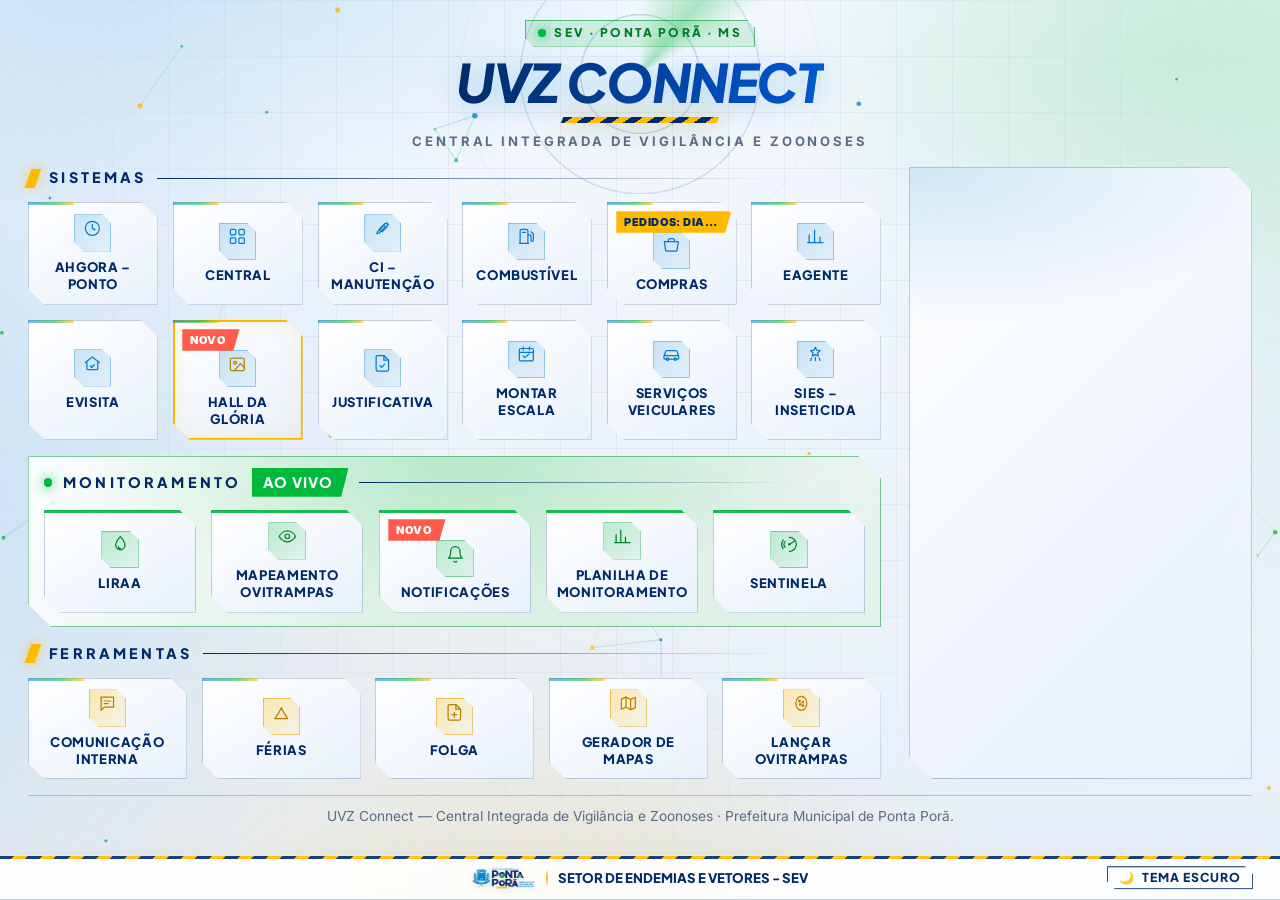
<file: index.html>
<!DOCTYPE html>
<html lang="pt-BR">
<head>
<meta charset="UTF-8">
<meta name="viewport" content="width=device-width, initial-scale=1.0">
<title>UVZ Connect</title>
<meta name="description" content="UVZ Connect — Central Integrada de Vigilância e Zoonoses. Acesso centralizado aos sistemas da Vigilância em Endemias.">
<link rel="preconnect" href="https://fonts.googleapis.com">
<link rel="preconnect" href="https://fonts.gstatic.com" crossorigin>
<link href="https://fonts.googleapis.com/css2?family=Inter:wght@400;500;600;700;800&family=Plus+Jakarta+Sans:wght@700;800&display=swap" rel="stylesheet">
<link rel="stylesheet" href="style.css">
<link rel="stylesheet" href="tema.css">
<link rel="stylesheet" href="tema-claro.css">
<script src="tema-toggle.js"></script>
</head>
<body class="home-rodape">

<div id="fitWrap">
<main class="page page--home">

  <div class="hero">
    <span class="hero__tag"><i></i>SEV · Ponta Porã · MS</span>
    <h1 class="title" data-texto="UVZ Connect">UVZ Connect</h1>
    <p class="subtitle">Central Integrada de Vigilância e Zoonoses</p>
  </div>

  <div class="grid-section">
    <p class="grid-section__label">Sistemas</p>
    <nav class="grid" aria-label="Sistemas de acesso">
      <a class="card" href="https://app.ahgora.com.br/home" target="_blank" rel="noopener noreferrer">
        <span class="card__icon" aria-hidden="true">
          <svg viewBox="0 0 24 24" fill="none" stroke="currentColor" stroke-width="1.6" stroke-linecap="round" stroke-linejoin="round"><circle cx="12" cy="12" r="9"/><path d="M12 7v5l3.5 2"/></svg>
        </span>
        <span class="card__label">Ahgora – Ponto</span>
      </a>

      <a class="card" href="https://www.smsapp.com.br/inicio/index.php" target="_blank" rel="noopener noreferrer">
        <span class="card__icon" aria-hidden="true">
          <svg viewBox="0 0 24 24" fill="none" stroke="currentColor" stroke-width="1.6" stroke-linecap="round" stroke-linejoin="round"><rect x="3" y="3" width="7" height="7" rx="1.2"/><rect x="14" y="3" width="7" height="7" rx="1.2"/><rect x="3" y="14" width="7" height="7" rx="1.2"/><rect x="14" y="14" width="7" height="7" rx="1.2"/></svg>
        </span>
        <span class="card__label">Central</span>
      </a>

      <a class="card" href="https://pontapora.esaude.genesiscloud.tec.br/login" target="_blank" rel="noopener noreferrer">
        <span class="card__icon" aria-hidden="true">
          <svg viewBox="0 0 24 24" fill="none" stroke="currentColor" stroke-width="1.6" stroke-linecap="round" stroke-linejoin="round"><path d="M14.7 6.3a1 1 0 0 0 1.4 0l1.6-1.6a4 4 0 0 1 0 5.7l-6 6-3.5-3.5 6-6a4 4 0 0 1 5.7 0l-1.6 1.6a1 1 0 0 0 0 1.4"/><path d="M5 19l3-1 8-8-2-2-8 8-1 3z"/></svg>
        </span>
        <span class="card__label">Ci – Manutenção</span>
      </a>

      <a class="card" href="https://obras.vatesfrotas.genesiscloud.tec.br/" target="_blank" rel="noopener noreferrer">
        <span class="card__icon" aria-hidden="true">
          <svg viewBox="0 0 24 24" fill="none" stroke="currentColor" stroke-width="1.6" stroke-linecap="round" stroke-linejoin="round"><path d="M4 21V5a2 2 0 0 1 2-2h6a2 2 0 0 1 2 2v16"/><path d="M3 21h12"/><path d="M7 7h4"/><path d="M14 10h2.5a1.5 1.5 0 0 1 1.5 1.5V17a1.5 1.5 0 0 0 3 0V9l-3-3"/></svg>
        </span>
        <span class="card__label">Combustível</span>
      </a>

      <a class="card" id="cardCompras" href="https://smsapp.com.br/almoxarifado/pedidos.php" target="_blank" rel="noopener noreferrer">
        <span class="card__badge card__badge--alerta">Pedidos: dia 20 a 28</span>
        <span class="card__icon" aria-hidden="true">
          <svg viewBox="0 0 24 24" fill="none" stroke="currentColor" stroke-width="1.6" stroke-linecap="round" stroke-linejoin="round"><path d="M3 6h18l-1.6 10.6a2 2 0 0 1-2 1.7H6.6a2 2 0 0 1-2-1.7L3 6z"/><path d="M8 6V4.5A2.5 2.5 0 0 1 10.5 2h3A2.5 2.5 0 0 1 16 4.5V6"/></svg>
        </span>
        <span class="card__label">Compras</span>
      </a>

      <a class="card" href="https://eagentes.saude.ms.gov.br/login" target="_blank" rel="noopener noreferrer">
        <span class="card__icon" aria-hidden="true">
          <svg viewBox="0 0 24 24" fill="none" stroke="currentColor" stroke-width="1.6" stroke-linecap="round" stroke-linejoin="round"><path d="M4 20V10M11 20V4M18 20v-7"/><path d="M2 20h20"/></svg>
        </span>
        <span class="card__label">Eagente</span>
      </a>

      <a class="card" href="https://evisita.saude.ms.gov.br/login" target="_blank" rel="noopener noreferrer">
        <span class="card__icon" aria-hidden="true">
          <svg viewBox="0 0 24 24" fill="none" stroke="currentColor" stroke-width="1.6" stroke-linecap="round" stroke-linejoin="round"><path d="M3 11l9-7 9 7"/><path d="M5 10v9a1 1 0 0 0 1 1h12a1 1 0 0 0 1-1v-9"/><path d="M9.5 15.5l1.8 1.8 3.2-3.5"/></svg>
        </span>
        <span class="card__label">Evisita</span>
      </a>

      <a class="card card--ouro" href="https://lucsdevpro.github.io/Sentinela/album.html?mes=Melhor+do+ano" target="_blank" rel="noopener noreferrer">
        <span class="card__badge card__badge--novo">Novo</span>
        <span class="card__icon" aria-hidden="true">
          <svg viewBox="0 0 24 24" fill="none" stroke="currentColor" stroke-width="1.6" stroke-linecap="round" stroke-linejoin="round"><rect x="3" y="4" width="18" height="16" rx="2"/><circle cx="9" cy="10" r="1.8"/><path d="M21 16l-5-5-8 9"/></svg>
        </span>
        <span class="card__label">Hall da Glória</span>
      </a>

      <a class="card" href="https://smsapp.com.br/rh/login_justificar.php" target="_blank" rel="noopener noreferrer">
        <span class="card__icon" aria-hidden="true">
          <svg viewBox="0 0 24 24" fill="none" stroke="currentColor" stroke-width="1.6" stroke-linecap="round" stroke-linejoin="round"><path d="M14 2H6a2 2 0 0 0-2 2v16a2 2 0 0 0 2 2h12a2 2 0 0 0 2-2V8z"/><path d="M14 2v6h6"/><path d="M9 15l2 2 4-4"/></svg>
        </span>
        <span class="card__label">Justificativa</span>
      </a>

      <a class="card" href="https://smsapp.com.br/rh/login_plantao.php" target="_blank" rel="noopener noreferrer">
        <span class="card__icon" aria-hidden="true">
          <svg viewBox="0 0 24 24" fill="none" stroke="currentColor" stroke-width="1.6" stroke-linecap="round" stroke-linejoin="round"><rect x="3" y="4.5" width="18" height="16" rx="2"/><path d="M3 9.5h18M8 2.5v4M16 2.5v4"/><path d="M8 14l2.2 2.2L15.5 11.5"/></svg>
        </span>
        <span class="card__label">Montar Escala</span>
      </a>

      <a class="card" href="https://smsapp.com.br/nexus/servico/" target="_blank" rel="noopener noreferrer">
        <span class="card__icon" aria-hidden="true">
          <svg viewBox="0 0 24 24" fill="none" stroke="currentColor" stroke-width="1.6" stroke-linecap="round" stroke-linejoin="round"><path d="M3 13.5l1.4-4.8A2 2 0 0 1 6.3 7.2h11.4a2 2 0 0 1 1.9 1.5l1.4 4.8"/><rect x="2.5" y="13.5" width="19" height="4.5" rx="1"/><circle cx="7" cy="18.2" r="1.5"/><circle cx="17" cy="18.2" r="1.5"/></svg>
        </span>
        <span class="card__label">Serviços Veiculares</span>
      </a>

      <a class="card" href="http://sies.saude.gov.br/" target="_blank" rel="noopener noreferrer">
        <span class="card__icon" aria-hidden="true">
          <svg viewBox="0 0 24 24" fill="none" stroke="currentColor" stroke-width="1.6" stroke-linecap="round" stroke-linejoin="round"><path d="M12 3l1.8 3.6L18 7l-3 3 .7 4.1L12 12.3 8.3 14.1 9 10 6 7l4.2-.4z"/><path d="M6 20l1.2-3.4M18 20l-1.2-3.4M12 20v-4"/></svg>
        </span>
        <span class="card__label">Sies – Inseticida</span>
      </a>

</nav>
  </div>

  <div class="grid-section grid-section--destaque">
    <p class="grid-section__label grid-section__label--live">
      <span class="live-dot" aria-hidden="true"></span>Monitoramento
      <span class="grid-section__badge">Ao vivo</span>
    </p>
    <nav class="grid" aria-label="Monitoramento ao vivo">
      <a class="card card--live" href="https://lucsdevpro.github.io/lira/" target="_blank" rel="noopener noreferrer">
        <span class="card__icon" aria-hidden="true">
          <svg viewBox="0 0 24 24" fill="none" stroke="currentColor" stroke-width="1.6" stroke-linecap="round" stroke-linejoin="round"><path d="M12 2s6 6.5 6 11a6 6 0 0 1-12 0c0-4.5 6-11 6-11z"/><path d="M9.5 15a2.5 2.5 0 0 0 2.5 2.5"/></svg>
        </span>
        <span class="card__label">LIRAa</span>
      </a>

      <a class="card card--live" href="https://lucsdevpro.github.io/Ovitrampas/" target="_blank" rel="noopener noreferrer">
        <span class="card__icon" aria-hidden="true">
          <svg viewBox="0 0 24 24" fill="none" stroke="currentColor" stroke-width="1.6" stroke-linecap="round" stroke-linejoin="round"><path d="M1.5 12S5 5 12 5s10.5 7 10.5 7-3.5 7-10.5 7S1.5 12 1.5 12z"/><circle cx="12" cy="12" r="3"/></svg>
        </span>
        <span class="card__label">Mapeamento Ovitrampas</span>
      </a>

      <a class="card card--live" href="https://www.smsapp.com.br/inicio/vig/notificacoes.php" target="_blank" rel="noopener noreferrer">
        <span class="card__badge card__badge--novo">Novo</span>
        <span class="card__icon" aria-hidden="true">
          <svg viewBox="0 0 24 24" fill="none" stroke="currentColor" stroke-width="1.6" stroke-linecap="round" stroke-linejoin="round"><path d="M18 8a6 6 0 0 0-12 0c0 7-3 9-3 9h18s-3-2-3-9z"/><path d="M13.7 21a2 2 0 0 1-3.4 0"/></svg>
        </span>
        <span class="card__label">Notificações</span>
      </a>

      <a class="card card--live" href="https://lucsdevpro.github.io/pma/" target="_blank" rel="noopener noreferrer">
        <span class="card__icon" aria-hidden="true">
          <svg viewBox="0 0 24 24" fill="none" stroke="currentColor" stroke-width="1.6" stroke-linecap="round" stroke-linejoin="round"><path d="M4 20V10M10 20V4M16 20v-7M22 20H2"/></svg>
        </span>
        <span class="card__label">Planilha de Monitoramento</span>
      </a>

      <a class="card card--live" href="https://lucsdevpro.github.io/Sentinela/" target="_blank" rel="noopener noreferrer">
        <span class="card__icon" aria-hidden="true">
          <svg viewBox="0 0 24 24" fill="none" stroke="currentColor" stroke-width="1.6" stroke-linecap="round" stroke-linejoin="round"><path d="M12 12l7-4.2"/><circle cx="12" cy="12" r="1.6" fill="currentColor" stroke="none"/><path d="M12 3a9 9 0 0 1 0 18M4.2 6.5a9 9 0 0 0 0 11M6.6 8.2a6 6 0 0 0 0 7.6"/></svg>
        </span>
        <span class="card__label">Sentinela</span>
      </a>

</nav>
  </div>

  <div class="grid-section">
    <p class="grid-section__label">Ferramentas</p>
    <nav class="grid" aria-label="Ferramentas">
      <a class="card card--tool" href="ci.html">
        <span class="card__icon" aria-hidden="true">
          <svg viewBox="0 0 24 24" fill="none" stroke="currentColor" stroke-width="1.6" stroke-linecap="round" stroke-linejoin="round"><path d="M4 4h16v13H8l-4 4z"/><path d="M8 9h8M8 12.5h5"/></svg>
        </span>
        <span class="card__label">Comunicação Interna</span>
      </a>

      <a class="card card--tool" href="ferias.html">
        <span class="card__icon" aria-hidden="true">
          <svg viewBox="0 0 24 24" fill="none" stroke="currentColor" stroke-width="1.6" stroke-linecap="round" stroke-linejoin="round"><path d="M4 20c3-6 6-8 8-14 2 6 5 8 8 14" /><path d="M4 20h16" /></svg>
        </span>
        <span class="card__label">Férias</span>
      </a>

      <a class="card card--tool" href="folga.html">
        <span class="card__icon" aria-hidden="true">
          <svg viewBox="0 0 24 24" fill="none" stroke="currentColor" stroke-width="1.6" stroke-linecap="round" stroke-linejoin="round"><path d="M14 2H6a2 2 0 0 0-2 2v16a2 2 0 0 0 2 2h12a2 2 0 0 0 2-2V8z"/><path d="M14 2v6h6"/><path d="M12 12v6M9 15h6"/></svg>
        </span>
        <span class="card__label">Folga</span>
      </a>

      <a class="card card--tool" href="https://lucsdevpro.github.io/mapas/" target="_blank" rel="noopener noreferrer">
        <span class="card__icon" aria-hidden="true">
          <svg viewBox="0 0 24 24" fill="none" stroke="currentColor" stroke-width="1.6" stroke-linecap="round" stroke-linejoin="round"><path d="M9 4 3 6.5v13L9 17l6 3 6-2.5v-13L15 7z"/><path d="M9 4v13M15 7v13"/></svg>
        </span>
        <span class="card__label">Gerador de Mapas</span>
      </a>

      <a class="card card--tool" href="ovitrampas.html">
        <span class="card__icon" aria-hidden="true">
          <svg viewBox="0 0 24 24" fill="none" stroke="currentColor" stroke-width="1.6" stroke-linecap="round" stroke-linejoin="round"><ellipse cx="12" cy="12" rx="7" ry="9"/><circle cx="9.5" cy="9" r="1"/><circle cx="14" cy="10.5" r="1"/><circle cx="10.5" cy="13.5" r="1"/><circle cx="14" cy="15" r="1"/></svg>
        </span>
        <span class="card__label">Lançar Ovitrampas</span>
      </a>

</nav>
  </div>

  <section class="clima" id="clima" aria-label="Previsão do tempo" hidden></section>

  <footer class="foot">
    <p>UVZ Connect — Central Integrada de Vigilância e Zoonoses · Prefeitura Municipal de Ponta Porã.</p>
  </footer>

</main>

</div>

<header class="topbar topbar--rodape">
  <div class="topbar__inner">
    <div class="brand">
      <img class="brand__logo brand__logo--claro-sobre-escuro" src="assets/logo-ponta-pora-claro.png" alt="Prefeitura Municipal de Ponta Porã">
      <img class="brand__logo brand__logo--original" src="assets/logo-ponta-pora.png" alt="" aria-hidden="true">
      <span class="brand__divider" aria-hidden="true"></span>
      <span class="brand__name">Setor de Endemias e Vetores - SEV</span>
    </div>
  </div>
</header>

<script src="fit-screen.js"></script>
<script src="grid-layout.js"></script>
<script src="clima-core.js"></script>
<script src="weather.js"></script>
<script src="auto-reload.js"></script>
<script src="efeitos.js" defer></script>
<script src="weather-bg.js" defer></script>
</body>
</html>
</file>
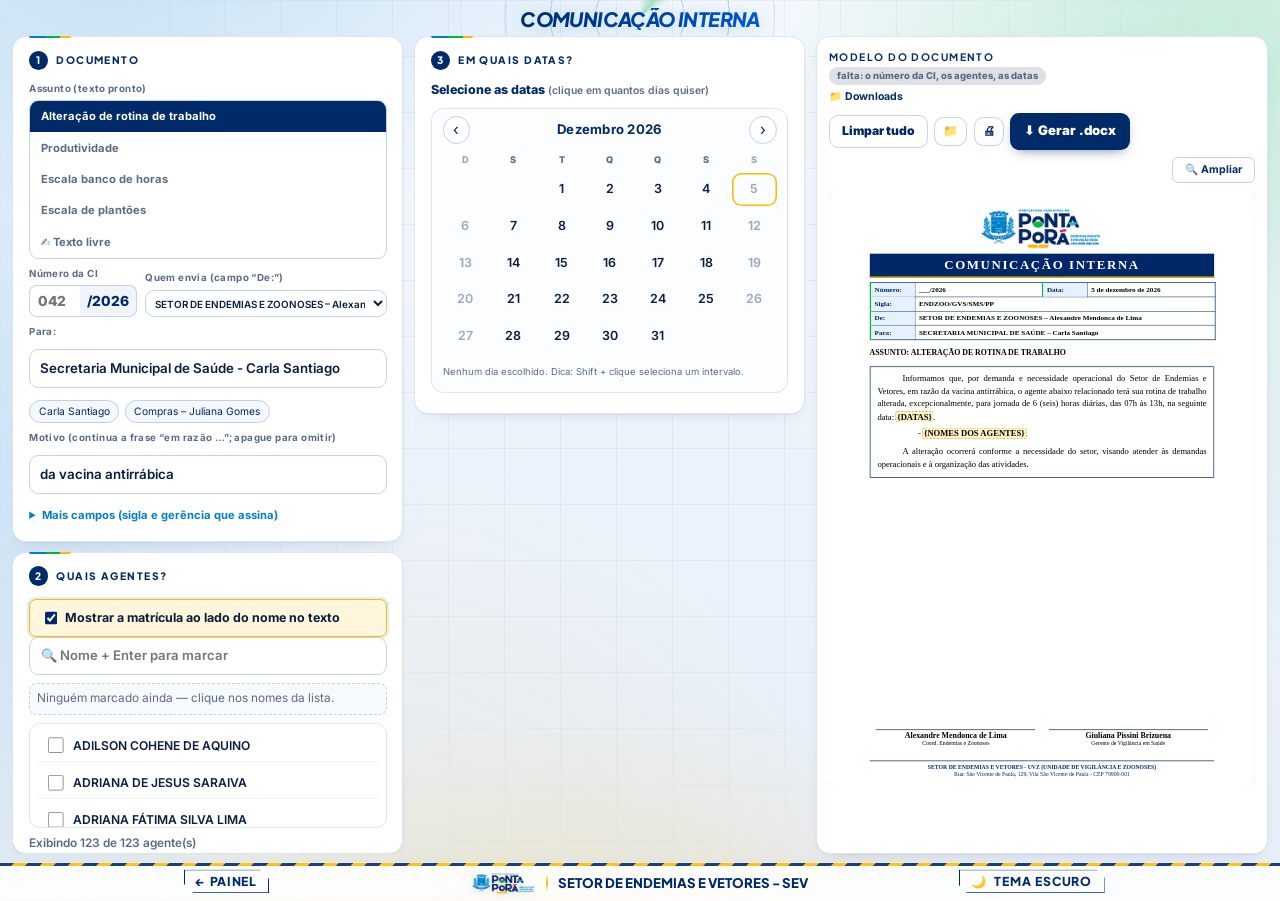
<file: ci.html>
<!DOCTYPE html>
<html lang="pt-BR">
<head>
<meta charset="UTF-8">
<meta name="viewport" content="width=device-width, initial-scale=1.0">
<title>Comunicação Interna — UVZ Connect</title>
<link rel="preconnect" href="https://fonts.googleapis.com">
<link rel="preconnect" href="https://fonts.gstatic.com" crossorigin>
<link href="https://fonts.googleapis.com/css2?family=Inter:wght@400;500;600;700;800&family=Plus+Jakarta+Sans:wght@700;800&display=swap" rel="stylesheet">
<link rel="stylesheet" href="style.css">
<link rel="stylesheet" href="tema.css">
<link rel="stylesheet" href="tema-claro.css">
<link rel="stylesheet" href="folga-split.css">
<link rel="stylesheet" href="ci.css">
<script src="tema-toggle.js"></script>
</head>
<body class="folga-page ci-page">

<main class="page page--tool page--split">

  <div class="hero hero--compacto">
    <h1 class="title">Comunicação Interna</h1>
  </div>

  <nav class="fg-abas" aria-label="Alternar tela">
    <button type="button" class="fg-aba fg-aba--ativa" data-aba="editar">① Preencher</button>
    <button type="button" class="fg-aba" data-aba="modelo">📄 Ver modelo</button>
  </nav>

  <div class="fg-grade" data-aba="editar">

    <!-- ======================= ESQUERDA: passo a passo ======================= -->
    <div class="fg-esq">

      <div class="fg-col fg-col1">

      <section class="fg-passo">
        <h3 class="fg-passo__t"><span class="fg-passo__n">1</span> Documento</h3>

        <div class="fg-tipo">
          <span class="fg-rot">Assunto (texto pronto)</span>
          <div class="fg-modo fg-modo--tipo ci-assuntos" id="ciAssuntos"></div>
        </div>

        <div class="fg-doc">
          <div class="fg-doc__ci">
            <span class="fg-rot">Número da CI</span>
            <label class="fg-ci">
              <input type="text" id="ciNumero" placeholder="042" inputmode="numeric" autocomplete="off">
              <span class="fg-ci__sufixo">/2026</span>
            </label>
            <span class="fg-ci__dica" id="fgCiDica" hidden></span>
          </div>
          <div class="fg-doc__de">
            <span class="fg-rot">Quem envia (campo “De:”)</span>
            <select id="ciRemetente" class="folga-select" aria-label="Quem envia"></select>
          </div>
        </div>

        <div class="ci-row2">
          <label class="folga-field">
            <span class="fg-rot">Para:</span>
            <input type="text" id="ciPara" class="folga-input" value="Secretaria Municipal de Saúde - Carla Santiago" autocomplete="off">
          </label>
          <div class="ci-paras" id="ciParas" aria-label="Destinatários frequentes">
            <button type="button" class="ci-para-btn" data-para="Secretaria Municipal de Saúde - Carla Santiago">Carla Santiago</button>
            <button type="button" class="ci-para-btn" data-para="Secretaria Municipal de Saúde - Compras - Juliana Gomes">Compras – Juliana Gomes</button>
          </div>
        </div>

        <div class="ci-row2 ci-campos" data-campo="competencia">
          <label class="folga-field">
            <span class="fg-rot">Competência (mês de referência do incentivo)</span>
            <select id="ciCompetencia" class="folga-select"></select>
          </label>
        </div>

        <div class="ci-row2 ci-campos" data-campo="mesBanco">
          <label class="folga-field">
            <span class="fg-rot">Mês de referência da escala (banco de horas / plantões)</span>
            <select id="ciMesBanco" class="folga-select"></select>
          </label>
        </div>

        <div class="ci-row2 ci-campos" data-campo="motivo">
          <label class="folga-field">
            <span class="fg-rot">Motivo (continua a frase “em razão …”; apague para omitir)</span>
            <input type="text" id="ciMotivo" class="folga-input" value="da vacina antirrábica" autocomplete="off">
          </label>
        </div>

        <details class="fg-mais">
          <summary>Mais campos (sigla e gerência que assina)</summary>
          <div class="ci-row2">
            <label class="folga-field"><span class="fg-rot">Sigla do órgão</span>
              <input type="text" id="ciSigla" class="folga-input" value="ENDZOO/GVS/SMS/PP" autocomplete="off"></label>
            <label class="folga-field"><span class="fg-rot">Gerência (nome)</span>
              <input type="text" id="ciGerente" class="folga-input" value="Giuliana Pissini Brizuena" autocomplete="off"></label>
            <label class="folga-field"><span class="fg-rot">Gerência (cargo)</span>
              <input type="text" id="ciGerenteCargo" class="folga-input" value="Gerente de Vigilância em Saúde" autocomplete="off"></label>
          </div>
          <p class="folga-periodo__ajuda">Para cadastrar outro coordenador em “Quem envia”, use a página Folga: a lista é a mesma nas duas.</p>
        </details>
      </section>

      <section class="fg-passo ci-campos" data-campo="agentes">
        <h3 class="fg-passo__t"><span class="fg-passo__n">2</span> Quais agentes?</h3>

        <label class="folga-periodo folga-periodo--solto">
          <input type="checkbox" id="ciIncMat" checked>
          <span>Mostrar a matrícula ao lado do nome no texto</span>
        </label>

        <div class="fg-busca">
          <input type="text" id="ciBusca" class="folga-input" placeholder="🔍 Nome + Enter para marcar" autocomplete="off">
        </div>

        <div class="fg-marcados" id="ciResumoSelecao" aria-live="polite"></div>

        <div class="folga-list" id="ciLista"></div>
        <p class="folga-count" id="ciContador"></p>

        <div class="fg-acoes">
          <button type="button" id="ciMarcarTodos" class="folga-btn folga-btn--ghost fer-sm">Marcar todos da lista</button>
          <button type="button" id="ciDesmarcar" class="folga-btn folga-btn--ghost fer-sm">Desmarcar todos</button>
        </div>
      </section>

      </div>

      <div class="fg-col fg-col2">

      <section class="fg-passo ci-campos" data-campo="datas">
        <h3 class="fg-passo__t"><span class="fg-passo__n">3</span> Em quais datas?</h3>
        <p class="fg-cal__titulo">Selecione as datas <small>(clique em quantos dias quiser)</small></p>
        <div class="fg-cal" id="fgCal"></div>
      </section>

      <section class="fg-passo ci-campos" data-campo="texto" hidden>
        <h3 class="fg-passo__t"><span class="fg-passo__n">2</span> Texto</h3>
        <label class="folga-field"><span class="fg-rot">Assunto</span>
          <input type="text" id="ciAssuntoLivre" class="folga-input" placeholder="Ex: SOLICITAÇÃO DE MATERIAL" autocomplete="off"></label>
        <label class="folga-field" style="margin-top:.6rem"><span class="fg-rot">Texto da comunicação (um parágrafo por linha · negrito: selecione e clique em N)</span>
          <textarea id="ciTexto" class="folga-input ci-texto" rows="8" placeholder="Digite o texto ou use o microfone para ditar…"></textarea></label>
        <div class="ci-ia">
          <button type="button" id="ciNegrito" class="folga-btn folga-btn--ghost fer-sm ci-neg" title="Negrito: selecione um trecho e clique (ou Ctrl+B)" aria-label="Negrito"><b>N</b> Negrito</button>
          <button type="button" id="ciMic" class="folga-btn folga-btn--ghost fer-sm ci-micro" title="Ditar por voz (Chrome ou Edge)" aria-label="Ditar por voz">🎤 Ditar</button>
          <button type="button" id="ciCorrigir" class="folga-btn folga-btn--ghost fer-sm" title="Corrige ortografia, acentos e pontuação (serviço gratuito LanguageTool, sem chave)">✔ Corrigir texto</button>
          <button type="button" id="ciMelhorarIA" class="folga-btn folga-btn--ghost fer-sm" hidden title="Reescreve o texto e sugere o assunto com IA">✨ Melhorar com IA</button>
          <button type="button" id="ciDesfazer" class="folga-btn folga-btn--ghost fer-sm" hidden>↶ Desfazer</button>
        </div>
        <p class="folga-periodo__ajuda" id="ciIaStatus" aria-live="polite"></p>
        <div class="ci-ia__detalhe" id="ciIaDetalhe" hidden></div>
      </section>

      </div>

    </div>

    <!-- ======================= DIREITA: modelo ao vivo ======================= -->
    <aside class="fg-dir">
      <div class="fg-dir__topo">
        <div class="fg-dir__info">
          <strong>Modelo do documento</strong>
          <span class="fg-selo" id="fgSelo"></span>
          <span class="fg-pasta__nome" id="ciPastaNome">📁 Downloads</span>
        </div>
        <div class="fg-dir__botoes">
          <button type="button" id="ciLimpar" class="folga-btn folga-btn--ghost fer-sm">Limpar tudo</button>
          <button type="button" id="ciPasta" class="folga-btn folga-btn--ghost fer-sm fg-ico" title="Escolher a pasta onde salvar o .docx" aria-label="Escolher pasta para salvar">📁</button>
          <button type="button" id="ciImprimir" class="folga-btn folga-btn--ghost fer-sm fg-ico" title="Imprimir direto, sem salvar arquivo" aria-label="Imprimir">🖨</button>
          <button type="button" id="ciGerar" class="folga-btn folga-btn--primary">⬇ Gerar .docx</button>
        </div>
      </div>
      <p class="folga-status" id="ciStatus" aria-live="polite"></p>
      <div class="fg-zoom"><button type="button" id="fgAmpliar">🔍 Ampliar</button></div>
      <div class="fg-papel-caixa" id="fgCaixa">
        <div class="fg-papel" id="ciPreview"></div>
      </div>
    </aside>

  </div>

  <footer class="foot">
    <p>Comunicação Interna — Prefeitura Municipal de Ponta Porã. A lista de agentes é a mesma da página Folga.</p>
  </footer>

</main>

<header class="topbar topbar--rodape">
  <div class="topbar__inner">
    <div class="brand">
      <img class="brand__logo brand__logo--claro-sobre-escuro" src="assets/logo-ponta-pora-claro.png" alt="Prefeitura Municipal de Ponta Porã">
      <img class="brand__logo brand__logo--original" src="assets/logo-ponta-pora.png" alt="" aria-hidden="true">
      <span class="brand__divider" aria-hidden="true"></span>
      <span class="brand__name">Setor de Endemias e Vetores - SEV</span>
    </div>
    <a class="topbar__back" href="index.html">← Painel</a>
  </div>
  <p class="topbar__nota">Comunicação Interna — Prefeitura Municipal de Ponta Porã. A lista de agentes é a mesma da página Folga.</p>
</header>

  <div class="fg-lupa" id="fgLupa" hidden>
    <button type="button" class="fg-lupa__tam" id="fgLupaTam">↔ Ajustar à tela</button>
    <button type="button" class="fg-lupa__x" id="fgLupaX" aria-label="Fechar">✕ Fechar</button>
    <div class="fg-lupa__area" id="fgLupaArea"></div>
  </div>

<script src="jszip.local.js"></script>
<script src="docx-utils.js"></script>
<script src="dados-agentes.js"></script>
<script src="ci-config.js"></script>
<script src="registro-config.js"></script>
<script src="registro.js"></script>
<script src="ci-assuntos.js"></script>
<script src="ci.js"></script>
<script src="clima-core.js"></script>
<script src="weather-bg.js" defer></script>
</body>
</html>
</file>
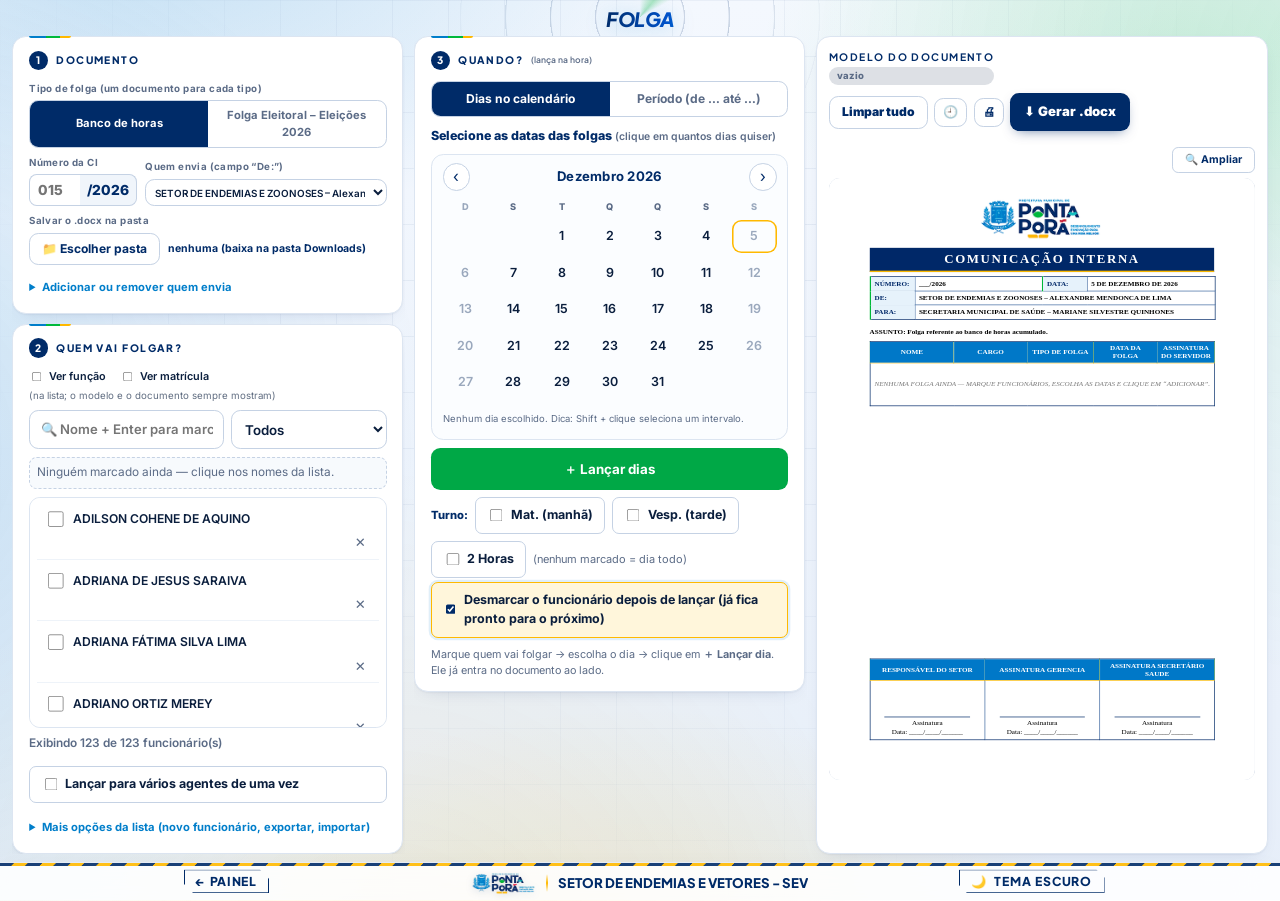
<file: folga.html>
<!DOCTYPE html>
<html lang="pt-BR">
<head>
<meta charset="UTF-8">
<meta name="viewport" content="width=device-width, initial-scale=1.0">
<title>Folga — UVZ Connect</title>
<link rel="preconnect" href="https://fonts.googleapis.com">
<link rel="preconnect" href="https://fonts.gstatic.com" crossorigin>
<link href="https://fonts.googleapis.com/css2?family=Inter:wght@400;500;600;700;800&family=Plus+Jakarta+Sans:wght@700;800&display=swap" rel="stylesheet">
<link rel="stylesheet" href="style.css">
<link rel="stylesheet" href="tema.css">
<link rel="stylesheet" href="tema-claro.css">
<link rel="stylesheet" href="folga-split.css">
<script src="tema-toggle.js"></script>
</head>
<body class="folga-page">

<main class="page page--tool page--split">

  <div class="hero hero--compacto">
    <h1 class="title">Folga</h1>
    
  </div>

  <nav class="fg-abas" aria-label="Alternar tela">
    <button type="button" class="fg-aba fg-aba--ativa" data-aba="editar">① Preencher</button>
    <button type="button" class="fg-aba" data-aba="modelo">📄 Ver modelo <span class="fg-aba__n" id="fgAbaN"></span></button>
  </nav>

  <div class="fg-grade" data-aba="editar">

    <!-- ======================= ESQUERDA: passo a passo ======================= -->
    <div class="fg-esq">

      <div class="fg-col fg-col1">

      <section class="fg-passo">
        <h3 class="fg-passo__t"><span class="fg-passo__n">1</span> Documento</h3>
        <div class="fg-tipo">
          <span class="fg-rot">Tipo de folga (um documento para cada tipo)</span>
          <div class="fg-modo fg-modo--tipo" id="fgTipo">
            <button type="button" class="fg-modo__b fg-modo__b--ativo" data-tipo="Banco de horas">Banco de horas</button>
            <button type="button" class="fg-modo__b" data-tipo="Folga Eleitoral – Eleições 2026">Folga Eleitoral – Eleições 2026</button>
          </div>
        </div>

        <div class="fg-doc">
          <div class="fg-doc__ci">
            <span class="fg-rot">Número da CI</span>
            <label class="fg-ci">
              <input type="text" id="folgaCi" placeholder="015" inputmode="numeric" autocomplete="off">
              <span class="fg-ci__sufixo">/2026</span>
            </label>
            <span class="fg-ci__dica" id="fgCiDica" hidden></span>
          </div>
          <div class="fg-doc__de">
            <span class="fg-rot">Quem envia (campo “De:”)</span>
            <select id="folgaRemetente" class="folga-select" aria-label="Quem envia"></select>
          </div>
        </div>
        <div class="fg-pasta">
          <span class="fg-rot">Salvar o .docx na pasta</span>
          <div class="fg-pasta__linha">
            <button type="button" id="fgPastaBtn" class="folga-btn folga-btn--ghost fer-sm">📁 Escolher pasta</button>
            <span class="fg-pasta__nome" id="fgPastaNome">nenhuma (baixa na pasta Downloads)</span>
            <button type="button" id="fgPastaLimpar" class="folga-link-btn" hidden title="Voltar a baixar em Downloads">trocar por Downloads</button>
          </div>
        </div>
        <details class="fg-mais">
          <summary>Adicionar ou remover quem envia</summary>
          <div class="folga-row folga-row--add">
            <input type="text" id="folgaRemSetor" class="folga-input" placeholder="Setor (ex: Saúde do trabalhador)">
            <input type="text" id="folgaRemNome" class="folga-input" placeholder="Nome do coordenador">
            <button type="button" id="folgaRemAdd" class="folga-btn folga-btn--ghost">+ Adicionar</button>
            <button type="button" id="folgaRemDel" class="folga-btn folga-btn--ghost">Remover o selecionado</button>
          </div>
          <p class="folga-periodo__ajuda">A lista de quem envia fica guardada neste navegador. Ao atualizar a página (F5) o remetente volta para o padrão.</p>
        </details>
      </section>

      <section class="fg-passo">
        <h3 class="fg-passo__t"><span class="fg-passo__n">2</span> Quem vai folgar?</h3>

        <div class="fg-ver">
          <label><input type="checkbox" id="folgaVerFuncao"> Ver função</label>
          <label><input type="checkbox" id="folgaVerMat"> Ver matrícula</label>
          <span class="fg-ver__nota">(na lista; o modelo e o documento sempre mostram)</span>
        </div>

        <div class="fg-busca">
          <input type="text" id="folgaBusca" class="folga-input" placeholder="🔍 Nome + Enter para marcar" autocomplete="off">
          <select id="folgaFiltroCargo" class="folga-select" aria-label="Filtrar por cargo"></select>
        </div>

        <div class="fg-marcados" id="folgaResumoSelecao" aria-live="polite"></div>

        <div class="folga-list" id="folgaLista"></div>
        <p class="folga-count" id="folgaContador"></p>

        <label class="folga-periodo folga-periodo--solto fg-multi">
          <input type="checkbox" id="folgaMulti">
          <span>Lançar para <b>vários agentes</b> de uma vez</span>
        </label>
        <p class="fg-avisomulti" id="fgAvisoMulti" hidden>⚠ Modo vários: as mesmas datas vão para todos os marcados. Confira os nomes antes de lançar.</p>

        <div class="fg-acoes">
          <button type="button" id="folgaMarcarTodos" class="folga-btn folga-btn--ghost fer-sm">Marcar todos da lista</button>
          <button type="button" id="folgaDesmarcar" class="folga-btn folga-btn--ghost fer-sm">Desmarcar todos</button>
          <button type="button" id="folgaColarToggle" class="folga-btn folga-btn--ghost fer-sm">📋 Colar nomes</button>
        </div>

        <div class="folga-colar" id="folgaColarWrap" hidden>
          <textarea id="folgaColarTexto" class="folga-input folga-colar__txt" rows="5" placeholder="Cole aqui os nomes, um por linha (pode ser só parte do nome, sem acento)…"></textarea>
          <div class="folga-row">
            <button type="button" id="folgaColarAplicar" class="folga-btn fer-sm">Marcar esses nomes</button>
          </div>
        </div>

        <details class="fg-mais">
          <summary>Mais opções da lista (novo funcionário, exportar, importar)</summary>
          <div class="folga-row folga-row--add">
            <input type="text" id="folgaNovoNome" class="folga-input" placeholder="Nome do novo funcionário">
            <select id="folgaNovoCargo" class="folga-select"></select>
            <button type="button" id="folgaAddFuncionario" class="folga-btn folga-btn--ghost">+ Adicionar</button>
          </div>
          <details class="fg-mais fg-mais--mat">
            <summary>Colar matrículas da planilha</summary>
            <textarea id="folgaMatTexto" class="folga-input folga-colar__txt" rows="5" placeholder="Cole aqui: uma linha por agente, matrícula e nome (do Excel, em qualquer ordem). Ex:&#10;99999	LUCAS VIEIRA LOPES"></textarea>
            <div class="folga-row"><button type="button" id="folgaMatAplicar" class="folga-btn fer-sm">Aplicar matrículas</button></div>
            <p class="folga-periodo__ajuda">Também dá para digitar a matrícula direto no campo "matrícula" de cada agente na lista. Ela aparece no documento: NOME (matrícula).</p>
          </details>
          <div class="folga-row folga-row--tools">
            <button type="button" id="folgaExportar" class="folga-link-btn">Exportar lista</button>
            <button type="button" id="folgaImportar" class="folga-link-btn">Importar lista</button>
            <button type="button" id="folgaRestaurar" class="folga-link-btn">Restaurar padrão</button>
            <input type="file" id="folgaImportarInput" accept="application/json" hidden>
          </div>
        </details>
      </section>

      </div>

      <div class="fg-col fg-col2">
      <section class="fg-passo">
        <h3 class="fg-passo__t"><span class="fg-passo__n">3</span> Quando? <small class="fg-passo__d">(lança na hora)</small></h3>

        <div class="fg-modo" role="tablist">
          <button type="button" class="fg-modo__b fg-modo__b--ativo" data-modo="dia">Dias no calendário</button>
          <button type="button" class="fg-modo__b" data-modo="periodo">Período (de … até …)</button>
        </div>

        <div class="fg-modo__corpo" data-corpo="dia">
          <p class="fg-cal__titulo">Selecione as datas das folgas <small>(clique em quantos dias quiser)</small></p>
          <div class="fg-cal" id="fgCal"></div>
          <input type="date" id="folgaData" hidden>
          <button type="button" id="folgaAddPendente" class="folga-btn fg-grande fg-lancar">＋ Lançar dias</button>
        </div>

        <div class="fg-modo__corpo" data-corpo="periodo" hidden>
          <div class="folga-row">
            <label class="folga-field"><span>De</span><input type="date" id="folgaDe"></label>
            <label class="folga-field"><span>Até</span><input type="date" id="folgaAte"></label>
          </div>
          <div class="folga-row">
            <label class="folga-periodo">
              <input type="checkbox" id="folgaSoUteis" checked>
              <span>Só dias úteis (seg–sex)</span>
            </label>
            <button type="button" id="folgaAddPeriodo" class="folga-btn fer-sm">＋ Lançar período</button>
          </div>
        </div>

        <div class="fg-turno">
          <span class="fg-turno__t">Turno:</span>
          <label class="folga-periodo"><input type="checkbox" id="folgaPeriodoMatutino"><span>Mat. (manhã)</span></label>
          <label class="folga-periodo"><input type="checkbox" id="folgaPeriodoVespertino"><span>Vesp. (tarde)</span></label>
          <label class="folga-periodo"><input type="checkbox" id="folgaPeriodo2h"><span>2 Horas</span></label>
          <small>(nenhum marcado = dia todo)</small>
        </div>

        <div class="fg-ultimos" id="fgUltimos" hidden></div>
        <label class="folga-periodo folga-periodo--solto">
          <input type="checkbox" id="folgaLimparSel" checked>
          <span>Desmarcar o funcionário depois de lançar (já fica pronto para o próximo)</span>
        </label>
        <p class="fg-fluxo">Marque quem vai folgar → escolha o dia → clique em <b>＋ Lançar dia</b>. Ele já entra no documento ao lado.</p>
      </section>

      <button type="button" id="folgaAddData" hidden>Adicionar</button>

      </div>
    </div>

    <!-- ======================= DIREITA: modelo ao vivo ======================= -->
    <aside class="fg-dir">
      <div class="fg-dir__topo">
        <div class="fg-dir__info">
          <strong>Modelo do documento</strong>
          <span class="fg-selo" id="fgSelo"></span>
        </div>
        <div class="fg-dir__botoes">
          <button type="button" id="folgaLimpar" class="folga-btn folga-btn--ghost fer-sm">Limpar tudo</button>
          <button type="button" id="folgaHistorico" class="folga-btn folga-btn--ghost fer-sm fg-ico" title="Histórico de folgas / controle do nº da CI" aria-label="Histórico de CIs">🕘</button>
          <button type="button" id="folgaImprimir" class="folga-btn folga-btn--ghost fer-sm fg-ico" title="Imprimir direto, sem salvar arquivo" aria-label="Imprimir">🖨</button>
          <button type="button" id="folgaGerar" class="folga-btn folga-btn--primary">⬇ Gerar .docx</button>
        </div>
      </div>
      <p class="folga-status" id="folgaStatus" aria-live="polite"></p>
      <p class="folga-count" id="folgaPreviewResumo"></p>
      <div class="fg-zoom"><button type="button" id="fgAmpliar">🔍 Ampliar</button></div>
      <div class="fg-papel-caixa" id="fgCaixa">
        <div class="fg-papel" id="folgaPreview"></div>
      </div>
      <p class="fg-dica">Passe o mouse numa data ou num nome do modelo e clique no ✕ para tirar.</p>
    </aside>

  </div>

  <footer class="foot">
    <p>Folga — Prefeitura Municipal de Ponta Porã. A lista de funcionários fica salva só neste navegador.</p>
  </footer>

</main>

<header class="topbar topbar--rodape">
  <div class="topbar__inner">
    <div class="brand">
      <img class="brand__logo brand__logo--claro-sobre-escuro" src="assets/logo-ponta-pora-claro.png" alt="Prefeitura Municipal de Ponta Porã">
      <img class="brand__logo brand__logo--original" src="assets/logo-ponta-pora.png" alt="" aria-hidden="true">
      <span class="brand__divider" aria-hidden="true"></span>
      <span class="brand__name">Setor de Endemias e Vetores - SEV</span>
    </div>
    <a class="topbar__back" href="index.html">← Painel</a>
  </div>
  <p class="topbar__nota">Folga — Prefeitura Municipal de Ponta Porã. A lista de funcionários fica salva só neste navegador.</p>
</header>

  <div class="fg-hist" id="fgHist" hidden>
    <div class="fg-hist__card" role="dialog" aria-label="Histórico de folgas">
      <div class="fg-hist__topo">
        <h3>🕘 Histórico de folgas</h3>
        <button type="button" id="fgHistX" class="fg-hist__fechar" aria-label="Fechar">✕</button>
      </div>
      <p class="fg-hist__resumo" id="fgHistResumo"></p>
      <div class="fg-hist__barra">
        <input type="text" id="fgHistBusca" class="folga-input" placeholder="🔍 Buscar por CI, nome ou tipo" autocomplete="off">
        <button type="button" id="fgHistCsv" class="folga-btn folga-btn--ghost fer-sm">⬇ Exportar planilha (CSV)</button>
      </div>
      <div class="fg-hist__tabela">
        <table>
          <thead><tr><th>CI</th><th>Quando</th><th>Tipo</th><th>Agentes</th><th>Datas</th><th></th><th></th></tr></thead>
          <tbody id="fgHistCorpo"></tbody>
        </table>
      </div>
      <p class="fg-hist__nota">Guardado só neste navegador. Cada documento gerado (⬇) ou impresso (🖨) vira um registro; a mesma CI regerada com o mesmo conteúdo não duplica.</p>
    </div>
  </div>

  <div class="fg-lupa" id="fgLupa" hidden>
    <button type="button" class="fg-lupa__tam" id="fgLupaTam">↔ Ajustar à tela</button>
    <button type="button" class="fg-lupa__x" id="fgLupaX" aria-label="Fechar">✕ Fechar</button>
    <div class="fg-lupa__area" id="fgLupaArea"></div>
  </div>



<script src="jszip.local.js"></script>
<script src="docx-utils.js"></script>
<script src="folga-layout.js"></script>
<script src="dados-agentes.js"></script>
<script src="registro-config.js"></script>
<script src="registro.js"></script>
<script src="folga.js"></script>
<script src="clima-core.js"></script>
<script src="weather-bg.js" defer></script>
</body>
</html>
</file>
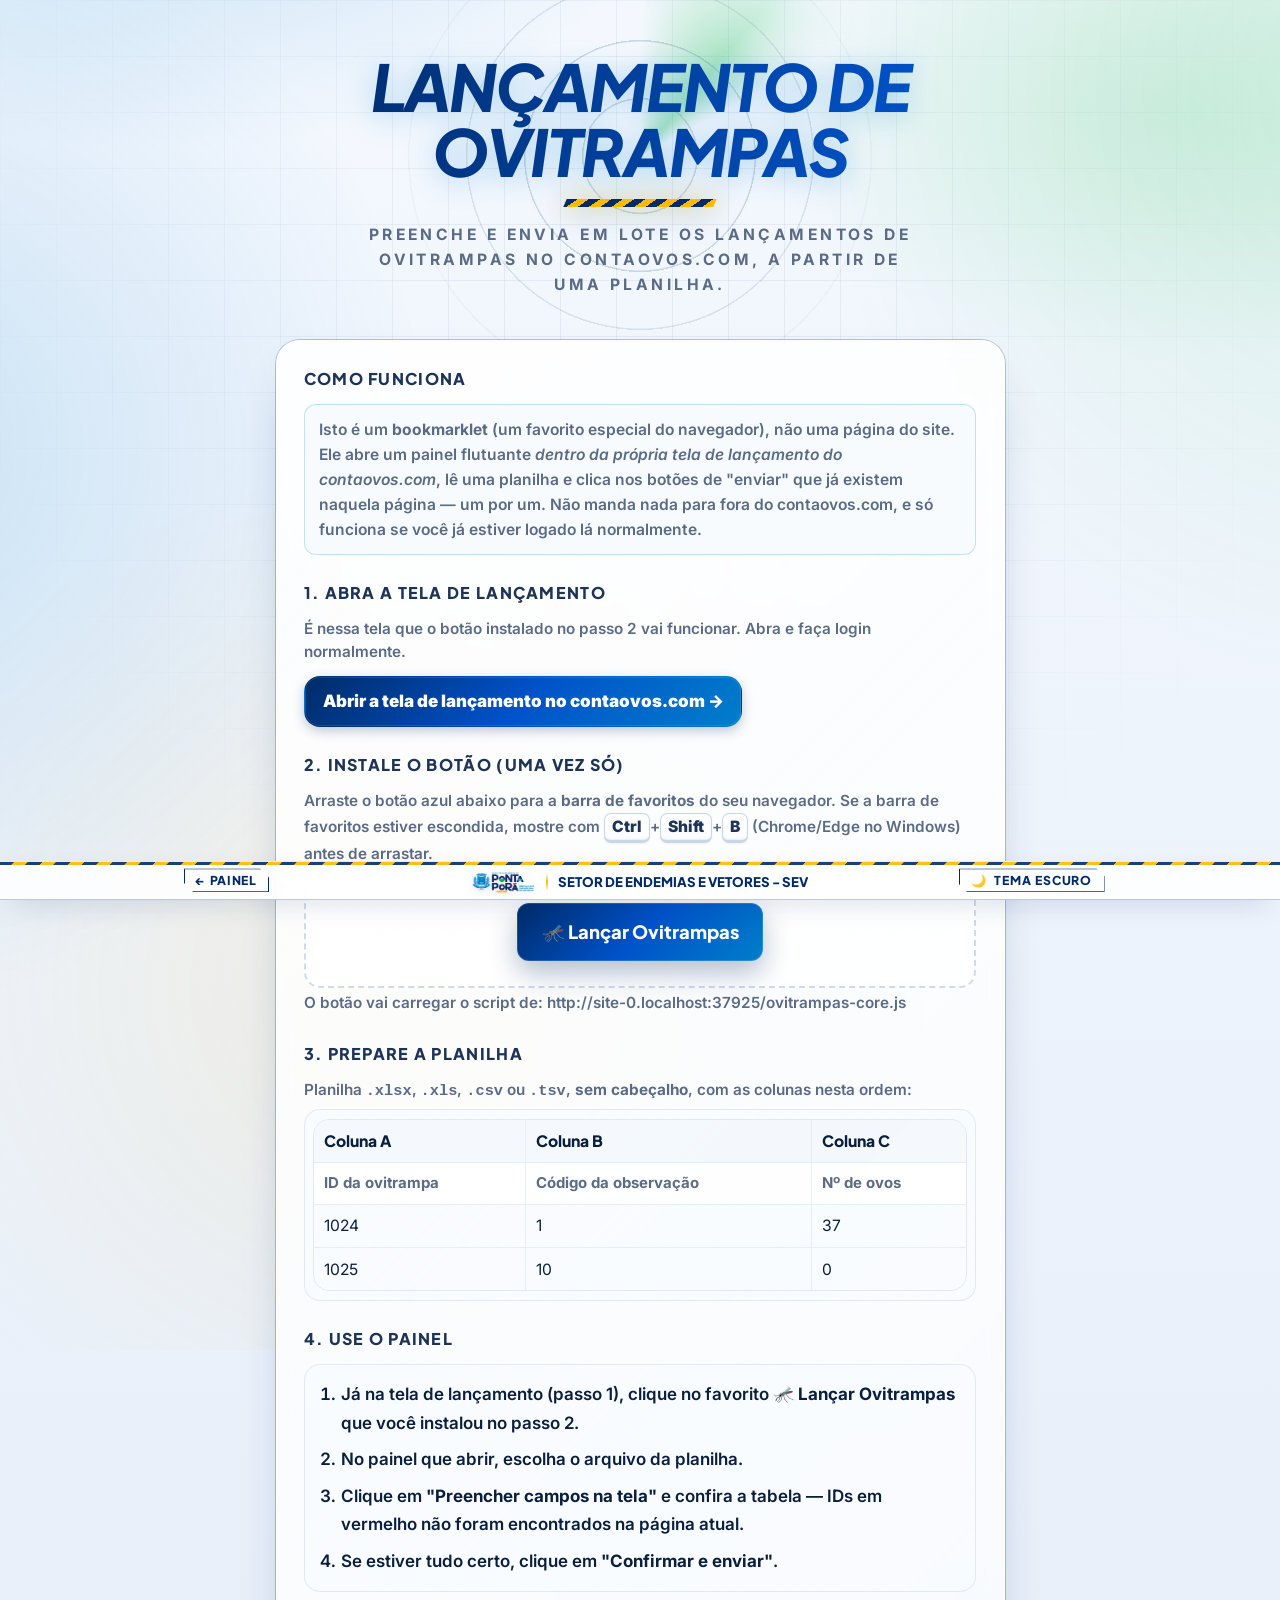
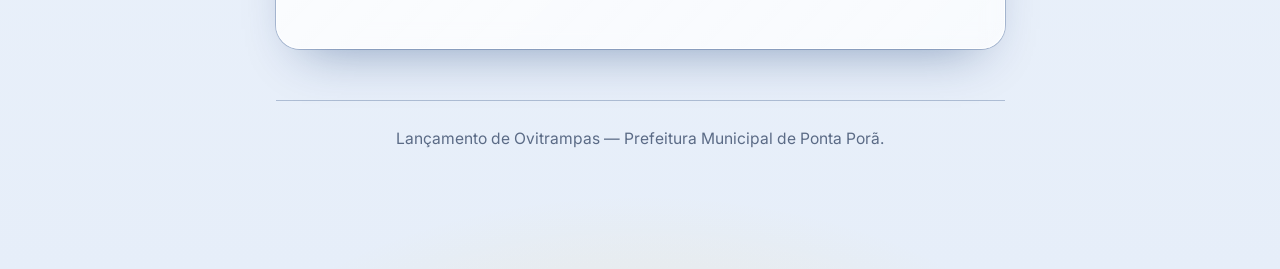
<file: ovitrampas.html>
<!DOCTYPE html>
<html lang="pt-BR">
<head>
<meta charset="UTF-8">
<meta name="viewport" content="width=device-width, initial-scale=1.0">
<title>Lançamento de Ovitrampas — UVZ Connect</title>
<link rel="preconnect" href="https://fonts.googleapis.com">
<link rel="preconnect" href="https://fonts.gstatic.com" crossorigin>
<link href="https://fonts.googleapis.com/css2?family=Inter:wght@400;500;600;700;800&family=Plus+Jakarta+Sans:wght@700;800&display=swap" rel="stylesheet">
<link rel="stylesheet" href="style.css">
<link rel="stylesheet" href="tema.css">
<link rel="stylesheet" href="tema-claro.css">
<script src="tema-toggle.js"></script>
</head>
<body>

<main class="page page--tool">

  <div class="hero">
    <h1 class="title">Lançamento de Ovitrampas</h1>
    <p class="subtitle">Preenche e envia em lote os lançamentos de ovitrampas no contaovos.com, a partir de uma planilha.</p>
  </div>

  <div class="tool-panel">

    <section class="folga-section">
      <h3 class="folga-section__title">Como funciona</h3>
      <p class="folga-privacy">
        Isto é um <strong>bookmarklet</strong> (um favorito especial do navegador), não uma página do site.
        Ele abre um painel flutuante <em>dentro da própria tela de lançamento do contaovos.com</em>, lê uma
        planilha e clica nos botões de "enviar" que já existem naquela página — um por um. Não manda nada para
        fora do contaovos.com, e só funciona se você já estiver logado lá normalmente.
      </p>
    </section>

    <section class="folga-section">
      <h3 class="folga-section__title">1. Abra a tela de lançamento</h3>
      <p class="folga-count" style="margin-bottom:0.7rem">
        É nessa tela que o botão instalado no passo 2 vai funcionar. Abra e faça login normalmente.
      </p>
      <a class="folga-btn folga-btn--primary ovi-abrir-btn" href="https://contaovos.com/pt-br/count/bulk-ovitrap" target="_blank" rel="noopener noreferrer">
        Abrir a tela de lançamento no contaovos.com →
      </a>
    </section>

    <section class="folga-section">
      <h3 class="folga-section__title">2. Instale o botão (uma vez só)</h3>
      <p class="folga-count" style="margin-bottom:0.6rem">
        Arraste o botão azul abaixo para a <strong>barra de favoritos</strong> do seu navegador. Se a barra de
        favoritos estiver escondida, mostre com <kbd>Ctrl</kbd>+<kbd>Shift</kbd>+<kbd>B</kbd> (Chrome/Edge no
        Windows) antes de arrastar.
      </p>

      <div class="ovi-bookmarklet-box">
        <a id="oviBookmarklet" href="#" onclick="alert('Não clique — arraste este botão para a barra de favoritos do navegador.'); return false;" class="ovi-bookmarklet">
          🦟 Lançar Ovitrampas
        </a>
      </div>
      <p class="folga-count" id="oviOrigemAviso"></p>
    </section>

    <section class="folga-section">
      <h3 class="folga-section__title">3. Prepare a planilha</h3>
      <p class="folga-count" style="margin-bottom:0.4rem">Planilha <code>.xlsx</code>, <code>.xls</code>, <code>.csv</code> ou <code>.tsv</code>, <strong>sem cabeçalho</strong>, com as colunas nesta ordem:</p>
      <div class="folga-list" style="max-height:none">
        <table class="ovi-tabela-exemplo">
          <thead>
            <tr><th>Coluna A</th><th>Coluna B</th><th>Coluna C</th></tr>
            <tr><th>ID da ovitrampa</th><th>Código da observação</th><th>Nº de ovos</th></tr>
          </thead>
          <tbody>
            <tr><td>1024</td><td>1</td><td>37</td></tr>
            <tr><td>1025</td><td>10</td><td>0</td></tr>
          </tbody>
        </table>
      </div>
    </section>

    <section class="folga-section">
      <h3 class="folga-section__title">4. Use o painel</h3>
      <div class="folga-list" style="max-height:none; padding: 0.9rem 1rem;">
        <ol class="ovi-passos">
          <li>Já na tela de lançamento (passo 1), clique no favorito <strong>🦟 Lançar Ovitrampas</strong> que você instalou no passo 2.</li>
          <li>No painel que abrir, escolha o arquivo da planilha.</li>
          <li>Clique em <strong>"Preencher campos na tela"</strong> e confira a tabela — IDs em vermelho não foram encontrados na página atual.</li>
          <li>Se estiver tudo certo, clique em <strong>"Confirmar e enviar"</strong>.</li>
        </ol>
      </div>
    </section>

  </div>

  <footer class="foot">
    <p>Lançamento de Ovitrampas — Prefeitura Municipal de Ponta Porã.</p>
  </footer>

</main>

<header class="topbar topbar--rodape">
  <div class="topbar__inner">
    <div class="brand">
      <img class="brand__logo brand__logo--claro-sobre-escuro" src="assets/logo-ponta-pora-claro.png" alt="Prefeitura Municipal de Ponta Porã">
      <img class="brand__logo brand__logo--original" src="assets/logo-ponta-pora.png" alt="" aria-hidden="true">
      <span class="brand__divider" aria-hidden="true"></span>
      <span class="brand__name">Setor de Endemias e Vetores - SEV</span>
    </div>
    <a class="topbar__back" href="index.html">← Painel</a>
  </div>
</header>

<script>
  (function () {
    var base = window.location.origin + window.location.pathname.replace(/[^/]*$/, "");
    var urlScript = base + "ovitrampas-core.js?t=" + Date.now();
    var codigo = "(function(){var s=document.createElement('script');s.src='" + base + "ovitrampas-core.js?t='+Date.now();document.body.appendChild(s);})();";
    var link = document.getElementById("oviBookmarklet");
    link.setAttribute("href", "javascript:" + encodeURIComponent(codigo));
    var aviso = document.getElementById("oviOrigemAviso");
    if (window.location.protocol === "file:") {
      aviso.textContent = "⚠️ Você está abrindo este arquivo direto do computador (file://) — o bookmarklet só funciona depois de publicar o site (https://...), porque ele carrega o script do mesmo endereço da página.";
    } else {
      aviso.textContent = "O botão vai carregar o script de: " + base + "ovitrampas-core.js";
    }
  })();
</script>
<script src="clima-core.js"></script>
<script src="weather-bg.js" defer></script>
</body>
</html>
</file>
<file: style.css>
/* ============================================================
   PAINEL DE ENDEMIAS — Versão Premium Ultra-Interativa
   Prefeitura de Ponta Porã
   ============================================================ */

:root {
  /* Identidade */
  --navy: #002B68;
  --blue: #007ECA;
  --green: #00B93B;
  --amber: #FFB900;

  /* Paleta expandida */
  --bg: #F0F4F9;
  --surface: #FFFFFF;
  --surface-glass: rgba(255, 255, 255, 0.68);
  --surface-hover: rgba(255, 255, 255, 0.92);
  
  --ink: #0A1E3D;
  --ink-soft: #1E3456;
  --ink-muted: #5B6B86;

  --border: #DFE7F2;
  --border-strong: #C5D2E4;

  --success: #00A846;
  --warning: #E7A500;
  --danger: #D6453D;

  /* Gradientes premium */
  --gradient-primary: linear-gradient(135deg, #002B68 0%, #0052C9 50%, #007ECA 100%);
  --gradient-success: linear-gradient(135deg, #00A846 0%, #00D157 100%);
  --gradient-amber: linear-gradient(135deg, #FFB900 0%, #FFC933 100%);
  --gradient-surface: linear-gradient(135deg, rgba(255,255,255,0.9), rgba(255,255,255,0.7));
  --gradient-mesh: 
    radial-gradient(at 15% 15%, rgba(0, 126, 202, 0.15) 0px, transparent 50%),
    radial-gradient(at 85% 10%, rgba(0, 185, 59, 0.12) 0px, transparent 50%),
    radial-gradient(at 50% 90%, rgba(255, 185, 0, 0.08) 0px, transparent 50%),
    linear-gradient(180deg, #F8FBFF 0%, #F0F4F9 100%);

  /* Sombras premium com cor */
  --shadow-xs: 0 1px 3px rgba(10, 30, 61, 0.06);
  
  --shadow: 
    0 2px 4px rgba(10, 30, 61, 0.04),
    0 12px 32px -16px rgba(10, 30, 61, 0.24),
    0 0 0 1px rgba(255, 255, 255, 0.8) inset;
  
  --shadow-hover: 
    0 8px 16px rgba(10, 30, 61, 0.08),
    0 28px 56px -24px rgba(0, 126, 202, 0.32),
    0 0 0 1px rgba(0, 126, 202, 0.12),
    0 0 0 3px rgba(0, 126, 202, 0.04);
  
  --shadow-active:
    0 4px 8px rgba(10, 30, 61, 0.12),
    0 12px 24px -12px rgba(0, 126, 202, 0.4),
    0 0 0 1px rgba(0, 126, 202, 0.2) inset;

  --shadow-modal:
    0 0 0 1px rgba(255, 255, 255, 0.9),
    0 32px 80px -24px rgba(10, 30, 61, 0.5);

  /* Layout */
  --container: 980px;
  --radius-xs: 8px;
  --radius-sm: 12px;
  --radius-md: 16px;
  --radius-lg: 24px;
  --radius-xl: 32px;

  /* Animações */
  --ease-spring: cubic-bezier(0.34, 1.56, 0.64, 1);
  --ease-out: cubic-bezier(0.16, 1, 0.3, 1);
  --ease-smooth: cubic-bezier(0.4, 0, 0.2, 1);
  --speed-fast: 180ms;
  --speed: 280ms;
  --speed-slow: 480ms;

  /* Tipografia */
  --font-display: 'Plus Jakarta Sans', 'Inter', system-ui, sans-serif;
  --font-body: 'Inter', system-ui, sans-serif;

  /* Escala de tamanhos — padronizada em todo o site */
  --fs-2xs: 0.8rem;    /* 12.8px — legendas mínimas */
  --fs-xs: 0.88rem;    /* 14.1px — rótulos pequenos */
  --fs-sm: 0.92rem;    /* 14.7px — texto auxiliar */
  --fs-base: 1rem;     /* 16px  — texto padrão */
  --fs-md: 1.05rem;    /* 16.8px — texto padrão destacado */
  --fs-lg: 1.15rem;    /* 18.4px — subtítulos */
  --fs-xl: 1.35rem;    /* 21.6px — títulos de seção */
  --fs-2xl: 2rem;      /* 32px  — números grandes */
  --fs-hero: clamp(2.6rem, 5.8vw, 3.8rem); /* título principal */
}

/* ============================================================
   RESET / BASE
   ============================================================ */

*,
*::before,
*::after {
  box-sizing: border-box;
}

html {
  min-height: 100%;
  scroll-behavior: smooth;
  font-size: 17px;
}

body {
  min-height: 100vh;
  margin: 0;
  background: var(--gradient-mesh);
  background-attachment: fixed;
  color: var(--ink);
  font-family: var(--font-body);
  font-size: var(--fs-base);
  line-height: 1.5;
  -webkit-font-smoothing: antialiased;
  text-rendering: optimizeLegibility;
  position: relative;
  overflow-x: hidden;
}

/* Efeito de brilho de fundo animado */
body::before {
  content: "";
  position: fixed;
  top: -50%;
  left: -50%;
  width: 200%;
  height: 200%;
  background: 
    radial-gradient(circle at 20% 50%, rgba(0, 126, 202, 0.08) 0%, transparent 25%),
    radial-gradient(circle at 80% 30%, rgba(0, 185, 59, 0.06) 0%, transparent 25%),
    radial-gradient(circle at 40% 80%, rgba(255, 185, 0, 0.05) 0%, transparent 25%);
  animation: bgShift 45s ease-in-out infinite;
  pointer-events: none;
  z-index: 0;
}

@keyframes bgShift {
  0%, 100% { transform: translate(0, 0) rotate(0deg); }
  33% { transform: translate(-5%, -5%) rotate(1deg); }
  66% { transform: translate(5%, 3%) rotate(-1deg); }
}

a {
  color: inherit;
  text-decoration: none;
}

button,
input,
select,
textarea {
  font: inherit;
}

::selection {
  background: rgba(0, 126, 202, 0.22);
  color: var(--ink);
}

:focus-visible {
  outline: 3px solid rgba(0, 126, 202, 0.35);
  outline-offset: 4px;
  transition: outline-offset var(--speed-fast) var(--ease-out);
}

/* ============================================================
   TOP BAR — Glass morphism com efeito blur
   ============================================================ */

.topbar {
  position: sticky;
  top: 0;
  z-index: 50;
  background: rgba(255, 255, 255, 0.75);
  border-bottom: 1px solid rgba(223, 231, 242, 0.8);
  backdrop-filter: blur(20px) saturate(180%);
  -webkit-backdrop-filter: blur(20px) saturate(180%);
  box-shadow: 
    0 1px 3px rgba(10, 30, 61, 0.03),
    0 0 0 1px rgba(255, 255, 255, 0.5) inset;
  animation: slideDown var(--speed-slow) var(--ease-out);
}

@keyframes slideDown {
  from {
    transform: translateY(-100%);
    opacity: 0;
  }
  to {
    transform: translateY(0);
    opacity: 1;
  }
}

.topbar::before {
  content: "";
  position: absolute;
  top: 0;
  left: 0;
  right: 0;
  height: 4px;
  background: linear-gradient(90deg, var(--navy), var(--blue), var(--green), var(--amber));
  background-size: 200% 100%;
  animation: gradientShift 8s ease infinite;
}

@keyframes gradientShift {
  0%, 100% { background-position: 0% 50%; }
  50% { background-position: 100% 50%; }
}

.topbar__inner {
  max-width: var(--container);
  margin: 0 auto;
  padding: 0.9rem 1.5rem;
  display: flex;
  align-items: center;
  justify-content: space-between;
  gap: 1rem;
  position: relative;
}

.brand {
  display: flex;
  align-items: center;
  gap: 0.85rem;
  min-width: 0;
  animation: fadeInLeft var(--speed) var(--ease-out) 0.2s backwards;
}

@keyframes fadeInLeft {
  from {
    opacity: 0;
    transform: translateX(-16px);
  }
  to {
    opacity: 1;
    transform: translateX(0);
  }
}

.brand__logo {
  height: 40px;
  width: auto;
  display: block;
  filter: drop-shadow(0 2px 4px rgba(0, 43, 104, 0.12));
  transition: transform var(--speed) var(--ease-spring);
}

.brand:hover .brand__logo {
  transform: scale(1.05) rotate(-2deg);
}

.brand__divider {
  width: 2px;
  height: 32px;
  background: linear-gradient(180deg, transparent, var(--border-strong), transparent);
  flex-shrink: 0;
  border-radius: 999px;
}

.brand__name {
  font-family: var(--font-display);
  font-size: 1rem;
  font-weight: 800;
  color: var(--ink-soft);
  letter-spacing: -0.015em;
  white-space: nowrap;
  overflow: hidden;
  text-overflow: ellipsis;
  position: relative;
}

.brand__name::after {
  content: "";
  position: absolute;
  bottom: -2px;
  left: 0;
  width: 0;
  height: 2px;
  background: var(--gradient-primary);
  transition: width var(--speed) var(--ease-out);
}

.brand:hover .brand__name::after {
  width: 100%;
}

.topbar__back {
  display: inline-flex;
  align-items: center;
  gap: 0.4rem;
  padding: 0.52rem 0.75rem;
  border-radius: 999px;
  background: transparent;
  color: var(--blue);
  font-family: var(--font-display);
  font-size: 0.98rem;
  font-weight: 800;
  transition:
    background var(--speed-fast) ease,
    transform var(--speed-fast) var(--ease-spring),
    color var(--speed-fast) ease;
  animation: fadeInRight var(--speed) var(--ease-out) 0.3s backwards;
}

@keyframes fadeInRight {
  from {
    opacity: 0;
    transform: translateX(16px);
  }
  to {
    opacity: 1;
    transform: translateX(0);
  }
}

.topbar__back::before {
  content: "←";
  font-size: 1.1em;
  font-weight: 900;
  transition: transform var(--speed-fast) var(--ease-spring);
}

.topbar__back:hover {
  background: rgba(0, 126, 202, 0.12);
  color: #0056A3;
}

.topbar__back:hover::before {
  transform: translateX(-3px);
}

.topbar__back:active {
  transform: scale(0.96);
}

/* ============================================================
   PAGE / HERO — Entrada animada
   ============================================================ */

.page {
  max-width: var(--container);
  margin: 0 auto;
  padding: 3.2rem 1.5rem 3.6rem;
  position: relative;
  z-index: 1;
}

.page--tool {
  max-width: 780px;
}

.hero {
  text-align: center;
  margin-bottom: 2.5rem;
  animation: fadeInUp var(--speed-slow) var(--ease-out) 0.1s backwards;
}

@keyframes fadeInUp {
  from {
    opacity: 0;
    transform: translateY(24px);
  }
  to {
    opacity: 1;
    transform: translateY(0);
  }
}

.title {
  position: relative;
  display: inline-block;
  margin: 0 0 0.8rem;
  font-family: var(--font-display);
  font-size: var(--fs-hero);
  font-weight: 900;
  line-height: 1;
  letter-spacing: -0.05em;
  background: var(--gradient-primary);
  -webkit-background-clip: text;
  background-clip: text;
  color: transparent;
  filter: drop-shadow(0 4px 12px rgba(0, 43, 104, 0.15));
}

.title::after {
  content: "";
  display: block;
  width: 0;
  height: 5px;
  margin: 0.8rem auto 0;
  border-radius: 999px;
  background: var(--gradient-amber);
  box-shadow: 
    0 0 20px rgba(255, 185, 0, 0.4),
    0 6px 24px rgba(255, 185, 0, 0.2);
  animation: lineGrow 0.8s var(--ease-spring) 0.4s forwards;
}

@keyframes lineGrow {
  to {
    width: 90px;
  }
}

.subtitle {
  max-width: 52ch;
  margin: 0 auto;
  color: var(--ink-muted);
  font-size: 1.2rem;
  font-weight: 600;
  letter-spacing: 0.01em;
  line-height: 1.6;
  opacity: 0;
  animation: fadeIn var(--speed) ease 0.6s forwards;
}

@keyframes fadeIn {
  to {
    opacity: 1;
  }
}

/* ============================================================
   GRID / SEÇÕES — Animação cascata
   ============================================================ */

.grid-section {
  position: relative;
  animation: fadeInUp var(--speed-slow) var(--ease-out) backwards;
}

.grid-section:nth-child(1) { animation-delay: 0.15s; }
.grid-section:nth-child(2) { animation-delay: 0.25s; }
.grid-section:nth-child(3) { animation-delay: 0.35s; }
.grid-section:nth-child(4) { animation-delay: 0.45s; }

.grid-section + .grid-section {
  margin-top: 2.6rem;
}

.grid-section__label {
  position: relative;
  margin: 0 0 1rem;
  padding-bottom: 0.7rem;
  text-align: center;
  font-family: var(--font-display);
  font-size: 0.9rem;
  font-weight: 900;
  letter-spacing: 0.16em;
  text-transform: uppercase;
  color: var(--ink-muted);
}

.grid-section__label::after {
  content: "";
  position: absolute;
  left: 50%;
  bottom: 0;
  width: 0;
  height: 3px;
  transform: translateX(-50%);
  border-radius: 999px;
  background: var(--gradient-amber);
  box-shadow: 0 0 12px rgba(255, 185, 0, 0.35);
  animation: lineGrowCenter 0.6s var(--ease-out) forwards;
}

@keyframes lineGrowCenter {
  to {
    width: 42px;
  }
}

.grid {
  display: grid;
  grid-template-columns: repeat(var(--cols, 5), minmax(0, 1fr));
  gap: 0.85rem;
}

/* Seção destaque — brilho vibrante */
.grid-section--destaque {
  padding: 1.4rem 1.2rem 1.5rem;
  border: 1px solid rgba(255, 185, 0, 0.4);
  border-radius: var(--radius-lg);
  background:
    radial-gradient(500px 200px at 50% 0%, rgba(255, 185, 0, 0.18), transparent 70%),
    linear-gradient(135deg, rgba(255, 255, 255, 0.9), rgba(255, 255, 255, 0.7));
  box-shadow: 
    0 16px 48px -32px rgba(138, 90, 0, 0.45),
    0 0 0 1px rgba(255, 255, 255, 0.5) inset;
  position: relative;
  overflow: hidden;
}

.grid-section--destaque::before {
  content: "";
  position: absolute;
  top: -50%;
  left: -50%;
  width: 200%;
  height: 200%;
  background: 
    radial-gradient(circle, rgba(255, 185, 0, 0.08) 0%, transparent 50%);
  animation: rotate 20s linear infinite;
}

@keyframes rotate {
  to {
    transform: rotate(360deg);
  }
}

.grid-section__label--live {
  display: flex;
  align-items: center;
  justify-content: center;
  gap: 0.5rem;
  padding-bottom: 0;
  color: #8A5A00;
}

.grid-section__label--live::after {
  display: none;
}

.grid-section__badge {
  display: inline-flex;
  align-items: center;
  padding: 0.2rem 0.6rem;
  border-radius: 999px;
  background: var(--gradient-amber);
  color: #FFFFFF;
  font-size: 0.82rem;
  font-weight: 900;
  letter-spacing: 0.06em;
  box-shadow: 
    0 4px 12px rgba(255, 185, 0, 0.35),
    0 0 0 3px rgba(255, 185, 0, 0.15);
  animation: pulse 2s ease-in-out infinite;
}

@keyframes pulse {
  0%, 100% {
    box-shadow: 
      0 4px 12px rgba(255, 185, 0, 0.35),
      0 0 0 3px rgba(255, 185, 0, 0.15);
  }
  50% {
    box-shadow: 
      0 8px 20px rgba(255, 185, 0, 0.45),
      0 0 0 6px rgba(255, 185, 0, 0.08);
  }
}

.live-dot {
  width: 8px;
  height: 8px;
  border-radius: 999px;
  background: #FFFFFF;
  box-shadow: 
    0 0 0 0 rgba(255, 255, 255, 0.7),
    0 0 12px rgba(255, 185, 0, 0.8);
  animation: liveDotPulse 2s ease-out infinite;
}

@keyframes liveDotPulse {
  0% {
    box-shadow: 
      0 0 0 0 rgba(255, 255, 255, 0.7),
      0 0 12px rgba(255, 185, 0, 0.8);
  }
  70% {
    box-shadow: 
      0 0 0 10px rgba(255, 255, 255, 0),
      0 0 12px rgba(255, 185, 0, 0.8);
  }
  100% {
    box-shadow: 
      0 0 0 0 rgba(255, 255, 255, 0),
      0 0 12px rgba(255, 185, 0, 0.8);
  }
}

/* ============================================================
   CARDS — Glass morphism com microinterações
   ============================================================ */

.card {
  position: relative;
  isolation: isolate;
  display: flex;
  flex-direction: column;
  align-items: center;
  justify-content: center;
  gap: 0.75rem;
  min-height: 126px;
  padding: 1.15rem 0.85rem;
  text-align: center;
  background: var(--gradient-surface);
  backdrop-filter: blur(10px);
  -webkit-backdrop-filter: blur(10px);
  border: 1px solid rgba(255, 255, 255, 0.8);
  border-radius: var(--radius-md);
  box-shadow: var(--shadow);
  color: var(--ink);
  cursor: pointer;
  transition:
    transform var(--speed) var(--ease-spring),
    box-shadow var(--speed) ease,
    border-color var(--speed) ease,
    background var(--speed) ease;
}

/* Barra superior animada */
.card::before {
  content: "";
  position: absolute;
  top: 0;
  left: 0;
  right: 0;
  height: 4px;
  border-radius: var(--radius-md) var(--radius-md) 0 0;
  background: var(--gradient-primary);
  opacity: 0;
  transform: scaleX(0);
  transform-origin: left;
  transition: 
    opacity var(--speed) ease,
    transform var(--speed) var(--ease-spring);
}

/* Brilho interno */
.card::after {
  content: "";
  position: absolute;
  top: -50%;
  left: -50%;
  width: 200%;
  height: 200%;
  background: radial-gradient(circle, rgba(0, 126, 202, 0.08) 0%, transparent 50%);
  opacity: 0;
  transition: opacity var(--speed-slow) ease;
  pointer-events: none;
}

.card:hover,
.card:focus-visible {
  transform: translateY(-6px) scale(1.02);
  border-color: rgba(0, 126, 202, 0.4);
  box-shadow: var(--shadow-hover);
  background: var(--surface-hover);
}

.card:hover::before,
.card:focus-visible::before {
  opacity: 1;
  transform: scaleX(1);
}

.card:hover::after,
.card:focus-visible::after {
  opacity: 1;
  animation: rotateSlow 15s linear infinite;
}

@keyframes rotateSlow {
  to {
    transform: rotate(360deg);
  }
}

.card:active {
  transform: translateY(-4px) scale(1);
  box-shadow: var(--shadow-active);
}

.card__icon {
  display: grid;
  place-items: center;
  width: 44px;
  height: 44px;
  border-radius: 14px;
  background: 
    linear-gradient(135deg, rgba(0, 126, 202, 0.15), rgba(0, 126, 202, 0.05));
  color: var(--blue);
  box-shadow: 
    0 4px 12px rgba(0, 126, 202, 0.15),
    inset 0 -1px 2px rgba(0, 126, 202, 0.1),
    inset 0 0 0 1px rgba(0, 126, 202, 0.08);
  transition:
    transform var(--speed) var(--ease-spring),
    background var(--speed) ease,
    box-shadow var(--speed) ease;
}

.card:hover .card__icon,
.card:focus-visible .card__icon {
  transform: translateY(-3px) scale(1.08) rotate(-5deg);
  background: 
    linear-gradient(135deg, rgba(0, 126, 202, 0.22), rgba(0, 126, 202, 0.08));
  box-shadow: 
    0 8px 20px rgba(0, 126, 202, 0.25),
    inset 0 -1px 2px rgba(0, 126, 202, 0.15),
    inset 0 0 0 1px rgba(0, 126, 202, 0.12);
}

.card__icon svg {
  width: 20px;
  height: 20px;
  filter: drop-shadow(0 1px 2px rgba(0, 126, 202, 0.2));
}

.card__label {
  max-width: 15ch;
  font-family: var(--font-display);
  font-size: 0.95rem;
  font-weight: 800;
  line-height: 1.3;
  color: var(--ink);
  transition: transform var(--speed-fast) var(--ease-out);
}

.card:hover .card__label {
  transform: translateY(-1px);
}

/* Badges — mais vibrantes */
.card__badge {
  position: absolute;
  top: -9px;
  right: 9px;
  z-index: 3;
  display: inline-flex;
  align-items: center;
  gap: 0.3rem;
  padding: 0.22rem 0.52rem;
  border-radius: 999px;
  background: 
    linear-gradient(135deg, rgba(255, 247, 224, 0.95), rgba(255, 247, 224, 0.85));
  backdrop-filter: blur(8px);
  -webkit-backdrop-filter: blur(8px);
  border: 1px solid rgba(255, 185, 0, 0.6);
  color: #8A5A00;
  font-size: 0.8rem;
  font-weight: 950;
  letter-spacing: 0.05em;
  text-transform: uppercase;
  box-shadow: 
    0 4px 12px rgba(138, 90, 0, 0.2),
    0 0 0 3px rgba(255, 185, 0, 0.08);
  animation: badgeBounce 3s ease-in-out infinite;
}

@keyframes badgeBounce {
  0%, 100% {
    transform: translateY(0);
  }
  50% {
    transform: translateY(-2px);
  }
}

.card__badge::before {
  content: "";
  width: 6px;
  height: 6px;
  border-radius: 999px;
  background: currentColor;
  box-shadow: 0 0 6px currentColor;
  animation: badgePulse 2s ease-in-out infinite;
}

@keyframes badgePulse {
  0%, 100% {
    opacity: 1;
    transform: scale(1);
  }
  50% {
    opacity: 0.6;
    transform: scale(0.85);
  }
}

.card__badge--novo {
  background: 
    linear-gradient(135deg, rgba(255, 241, 239, 0.95), rgba(255, 241, 239, 0.85));
  color: var(--danger);
  border-color: rgba(214, 69, 61, 0.35);
  box-shadow: 
    0 4px 12px rgba(214, 69, 61, 0.2),
    0 0 0 3px rgba(214, 69, 61, 0.08);
}

.card__badge--dev {
  background: 
    linear-gradient(135deg, rgba(241, 244, 248, 0.95), rgba(241, 244, 248, 0.85));
  color: #5B6B86;
  border-color: rgba(91, 107, 134, 0.3);
}

/* Cards live */
.card--live .card__icon {
  background: 
    linear-gradient(135deg, rgba(0, 185, 59, 0.18), rgba(0, 185, 59, 0.06));
  color: var(--green);
  box-shadow: 
    0 4px 12px rgba(0, 185, 59, 0.18),
    inset 0 -1px 2px rgba(0, 185, 59, 0.1),
    inset 0 0 0 1px rgba(0, 185, 59, 0.1);
}

.card--live:hover .card__icon,
.card--live:focus-visible .card__icon {
  background: 
    linear-gradient(135deg, rgba(0, 185, 59, 0.25), rgba(0, 185, 59, 0.1));
  box-shadow: 
    0 8px 20px rgba(0, 185, 59, 0.28),
    inset 0 -1px 2px rgba(0, 185, 59, 0.15),
    inset 0 0 0 1px rgba(0, 185, 59, 0.15);
}

.card--live::before {
  background: var(--gradient-success);
}

.card--live:hover,
.card--live:focus-visible {
  border-color: rgba(0, 185, 59, 0.4);
  box-shadow: 
    0 8px 16px rgba(10, 30, 61, 0.08),
    0 28px 56px -24px rgba(0, 185, 59, 0.4),
    0 0 0 1px rgba(0, 185, 59, 0.12),
    0 0 0 3px rgba(0, 185, 59, 0.05);
}

/* Botões estilo card */
.card--tool {
  appearance: none;
  border: 1px solid rgba(255, 255, 255, 0.8);
}

/* Período ativo — glow vibrante */
.card--periodo-ativo {
  border-color: rgba(255, 185, 0, 0.6);
  background:
    radial-gradient(300px 120px at 50% 0%, rgba(255, 185, 0, 0.22), transparent 75%),
    var(--gradient-surface);
  box-shadow: 
    0 0 0 1px rgba(255, 185, 0, 0.15),
    0 0 0 4px rgba(255, 185, 0, 0.08),
    0 16px 48px -24px rgba(138, 90, 0, 0.45),
    inset 0 0 24px rgba(255, 185, 0, 0.08);
  animation: periodoGlow 2.5s ease-in-out infinite;
}

@keyframes periodoGlow {
  0%, 100% {
    box-shadow: 
      0 0 0 1px rgba(255, 185, 0, 0.15),
      0 0 0 4px rgba(255, 185, 0, 0.08),
      0 16px 48px -24px rgba(138, 90, 0, 0.45),
      inset 0 0 24px rgba(255, 185, 0, 0.08);
  }
  50% {
    box-shadow: 
      0 0 0 1px rgba(255, 185, 0, 0.25),
      0 0 0 8px rgba(255, 185, 0, 0.12),
      0 20px 56px -20px rgba(138, 90, 0, 0.55),
      inset 0 0 32px rgba(255, 185, 0, 0.12);
  }
}

.card--periodo-ativo::after {
  background: radial-gradient(circle, rgba(255, 185, 0, 0.12) 0%, transparent 50%);
  opacity: 1;
  animation: rotateSlow 20s linear infinite;
}

/* ============================================================
   FOOTER
   ============================================================ */

.foot {
  margin-top: 3rem;
  padding-top: 1.5rem;
  border-top: 1px solid rgba(223, 231, 242, 0.6);
  text-align: center;
  animation: fadeIn var(--speed) ease 0.8s backwards;
}

.foot p {
  margin: 0;
  color: var(--ink-muted);
  font-size: 0.92rem;
  line-height: 1.7;
}

/* ============================================================
   MODAL — Glass com blur premium
   ============================================================ */

.modal-overlay {
  position: fixed;
  inset: 0;
  z-index: 100;
  display: flex;
  align-items: center;
  justify-content: center;
  padding: 1.35rem;
  background:
    radial-gradient(700px 400px at 50% 30%, rgba(0, 126, 202, 0.2), transparent 70%),
    rgba(10, 30, 61, 0.65);
  backdrop-filter: blur(12px) saturate(120%);
  -webkit-backdrop-filter: blur(12px) saturate(120%);
  animation: fadeIn var(--speed) ease;
}

.modal-overlay[hidden] {
  display: none;
}

.modal {
  width: 100%;
  max-width: 680px;
  max-height: 90vh;
  display: flex;
  flex-direction: column;
  overflow: hidden;
  background: rgba(255, 255, 255, 0.95);
  backdrop-filter: blur(20px);
  -webkit-backdrop-filter: blur(20px);
  border: 1px solid rgba(255, 255, 255, 0.9);
  border-radius: var(--radius-lg);
  box-shadow: var(--shadow-modal);
  animation: modalSlideUp var(--speed-slow) var(--ease-spring);
}

@keyframes modalSlideUp {
  from {
    opacity: 0;
    transform: translateY(32px) scale(0.95);
  }
  to {
    opacity: 1;
    transform: translateY(0) scale(1);
  }
}

.modal__header {
  flex-shrink: 0;
  display: flex;
  align-items: center;
  justify-content: space-between;
  gap: 1rem;
  padding: 1.1rem 1.35rem;
  background:
    linear-gradient(135deg, rgba(255, 255, 255, 0.9), rgba(255, 255, 255, 0.7));
  border-bottom: 1px solid rgba(223, 231, 242, 0.8);
}

.modal__header h2 {
  margin: 0;
  color: var(--navy);
  font-family: var(--font-display);
  font-size: 1.2rem;
  font-weight: 900;
  letter-spacing: -0.025em;
  background: var(--gradient-primary);
  -webkit-background-clip: text;
  background-clip: text;
  color: transparent;
}

.modal__close {
  display: grid;
  place-items: center;
  width: 38px;
  height: 38px;
  border: 1px solid transparent;
  border-radius: var(--radius-sm);
  background: transparent;
  color: var(--ink-muted);
  cursor: pointer;
  font-size: 1.2rem;
  transition:
    transform var(--speed-fast) var(--ease-spring),
    background var(--speed-fast) ease,
    color var(--speed-fast) ease,
    border-color var(--speed-fast) ease;
}

.modal__close:hover {
  transform: rotate(90deg);
  background: rgba(0, 126, 202, 0.1);
  color: var(--blue);
  border-color: rgba(0, 126, 202, 0.2);
}

.modal__close:active {
  transform: rotate(90deg) scale(0.9);
}

.modal__body {
  padding: 1.3rem 1.35rem 1.45rem;
  overflow-y: auto;
}

.modal__actions {
  display: flex;
  gap: 0.7rem;
  margin-top: 1.1rem;
}

/* ============================================================
   FORMULÁRIOS — Inputs premium com microinterações
   ============================================================ */

.folga-section {
  margin-bottom: 1.55rem;
}

.folga-section__title {
  margin: 0 0 0.75rem;
  color: var(--ink-soft);
  font-family: var(--font-display);
  font-size: 0.95rem;
  font-weight: 900;
  letter-spacing: 0.08em;
  text-transform: uppercase;
}

.folga-row {
  display: flex;
  flex-wrap: wrap;
  gap: 0.65rem;
  margin-bottom: 0.65rem;
}

.folga-row--tools {
  margin-top: 0.75rem;
}

.folga-field {
  flex: 1;
  min-width: 150px;
  display: flex;
  flex-direction: column;
  gap: 0.4rem;
  color: var(--ink-muted);
  font-size: 0.95rem;
  font-weight: 700;
}

.folga-field small {
  color: var(--ink-muted);
  font-family: var(--font-body);
  font-weight: 500;
  letter-spacing: 0;
  text-transform: none;
}

.folga-field input,
.folga-input,
.folga-select,
.ci-textarea {
  width: 100%;
  border: 1.5px solid rgba(223, 231, 242, 0.9);
  border-radius: var(--radius-sm);
  background: rgba(255, 255, 255, 0.75);
  color: var(--ink);
  font-family: var(--font-body);
  font-size: 1.02rem;
  font-weight: 600;
  transition:
    border-color var(--speed) ease,
    box-shadow var(--speed) ease,
    background var(--speed) ease,
    transform var(--speed-fast) var(--ease-out);
}

.folga-field input,
.folga-input,
.folga-select {
  padding: 0.62rem 0.72rem;
}

.folga-field input:hover,
.folga-input:hover,
.folga-select:hover,
.ci-textarea:hover {
  border-color: rgba(0, 126, 202, 0.3);
  background: rgba(255, 255, 255, 0.95);
}

.folga-field input:focus,
.folga-input:focus,
.folga-select:focus,
.ci-textarea:focus {
  outline: none;
  transform: translateY(-1px);
  border-color: rgba(0, 126, 202, 0.75);
  background: #FFFFFF;
  box-shadow: 
    0 0 0 4px rgba(0, 126, 202, 0.12),
    0 8px 16px rgba(0, 126, 202, 0.08);
}

.folga-field input:disabled {
  background: rgba(241, 244, 248, 0.8);
  color: var(--ink-muted);
  cursor: not-allowed;
}

.folga-input {
  flex: 1;
  min-width: 175px;
}

.folga-count {
  margin: 0.28rem 0 0.48rem;
  color: var(--ink-muted);
  font-size: 0.9rem;
  font-weight: 600;
}

/* Período da folga — matutino / vespertino (checkbox ao lado da data) */
.folga-periodo {
  display: inline-flex;
  align-items: center;
  gap: 0.4rem;
  padding: 0.62rem 0.85rem;
  border: 1.5px solid rgba(223, 231, 242, 0.9);
  border-radius: var(--radius-sm);
  background: rgba(255, 255, 255, 0.75);
  color: var(--ink);
  font-size: 0.95rem;
  font-weight: 700;
  cursor: pointer;
  user-select: none;
  transition:
    border-color var(--speed) ease,
    background var(--speed) ease,
    box-shadow var(--speed) ease;
}

.folga-periodo:hover {
  border-color: rgba(0, 126, 202, 0.3);
  background: rgba(255, 255, 255, 0.95);
}

.folga-periodo input {
  width: 17px;
  height: 17px;
  accent-color: var(--blue, #007ECA);
  cursor: pointer;
}

.folga-periodo:has(input:checked) {
  border-color: var(--blue, #007ECA);
  background: rgba(0, 126, 202, 0.08);
  box-shadow: 0 0 0 3px rgba(0, 126, 202, 0.12);
}

.folga-periodo__ajuda {
  margin: -0.2rem 0 0.65rem;
  color: var(--ink-muted);
  font-size: 0.85rem;
}

/* Resumo de quem está marcado — reforça antes de "Adicionar data" */
.folga-selecao {
  margin: 0 0 0.75rem;
  padding: 0.55rem 0.8rem;
  border-radius: var(--radius-sm);
  border: 1.5px dashed rgba(223, 231, 242, 0.9);
  color: var(--ink-muted);
  font-size: 0.9rem;
  font-weight: 600;
  transition: all var(--speed) ease;
}

.folga-selecao--ativa {
  border-style: solid;
  border-color: rgba(0, 126, 202, 0.4);
  background: rgba(0, 126, 202, 0.06);
  color: var(--ink);
}

.folga-list {
  max-height: 240px;
  overflow-y: auto;
  padding: 0.5rem;
  background: 
    linear-gradient(135deg, rgba(248, 251, 255, 0.9), rgba(248, 251, 255, 0.7));
  border: 1.5px solid rgba(223, 231, 242, 0.9);
  border-radius: var(--radius-md);
}

.folga-emp {
  display: flex;
  align-items: center;
  gap: 0.6rem;
  padding: 0.52rem 0.6rem;
  margin-bottom: 0.45rem;
  background: rgba(255, 255, 255, 0.85);
  border: 1px solid rgba(223, 231, 242, 0.8);
  border-radius: var(--radius-sm);
  box-shadow: 
    0 2px 6px rgba(10, 30, 61, 0.04),
    0 0 0 1px rgba(255, 255, 255, 0.6) inset;
  transition:
    transform var(--speed-fast) var(--ease-out),
    box-shadow var(--speed-fast) ease;
}

.folga-emp:hover {
  transform: translateX(3px);
  box-shadow: 
    0 4px 12px rgba(10, 30, 61, 0.08),
    0 0 0 1px rgba(0, 126, 202, 0.1);
}

.folga-emp:last-child {
  margin-bottom: 0;
}

.folga-emp__nome {
  flex: 1;
  min-width: 0;
  color: var(--ink);
  font-size: 0.98rem;
  font-weight: 850;
}

.folga-emp__cargo {
  max-width: 195px;
  padding: 0.3rem 0.42rem;
  background: rgba(248, 251, 255, 0.9);
  border: 1px solid rgba(197, 210, 228, 0.8);
  border-radius: var(--radius-xs);
  color: var(--ink-soft);
  font-size: 0.88rem;
  font-weight: 600;
}

.folga-emp__rm {
  flex-shrink: 0;
  display: grid;
  place-items: center;
  width: 28px;
  height: 28px;
  border: none;
  border-radius: var(--radius-xs);
  background: transparent;
  color: var(--ink-muted);
  cursor: pointer;
  font-size: 1rem;
  transition:
    transform var(--speed-fast) var(--ease-spring),
    background var(--speed-fast) ease,
    color var(--speed-fast) ease;
}

.folga-emp__rm:hover {
  transform: scale(1.1) rotate(-5deg);
  background: rgba(255, 241, 239, 0.9);
  color: var(--danger);
}

.folga-emp__rm:active {
  transform: scale(0.95);
}

.folga-link-btn {
  padding: 0.25rem 0;
  border: none;
  background: transparent;
  color: var(--blue);
  cursor: pointer;
  font-size: 0.92rem;
  font-weight: 850;
  position: relative;
  transition: color var(--speed-fast) ease;
}

.folga-link-btn::after {
  content: "";
  position: absolute;
  bottom: 0;
  left: 0;
  width: 100%;
  height: 2px;
  background: currentColor;
  transform: scaleX(0);
  transform-origin: right;
  transition: transform var(--speed) var(--ease-out);
}

.folga-link-btn:hover {
  color: #0056A3;
}

.folga-link-btn:hover::after {
  transform: scaleX(1);
  transform-origin: left;
}

.folga-btn {
  display: inline-flex;
  align-items: center;
  justify-content: center;
  gap: 0.5rem;
  min-height: 42px;
  padding: 0.68rem 1.05rem;
  border: 1.5px solid rgba(223, 231, 242, 0.9);
  border-radius: var(--radius-md);
  background: rgba(255, 255, 255, 0.8);
  color: var(--ink);
  cursor: pointer;
  font-family: var(--font-body);
  font-size: 1rem;
  font-weight: 900;
  transition:
    transform var(--speed) var(--ease-spring),
    background var(--speed) ease,
    border-color var(--speed) ease,
    box-shadow var(--speed) ease,
    color var(--speed-fast) ease;
}

.folga-btn:hover {
  transform: translateY(-2px);
  background: rgba(248, 251, 255, 0.95);
  border-color: rgba(0, 126, 202, 0.3);
  box-shadow: 0 8px 16px rgba(0, 126, 202, 0.12);
}

.folga-btn:active {
  transform: translateY(0);
  box-shadow: 0 2px 4px rgba(0, 126, 202, 0.08);
}

.folga-btn--ghost {
  color: var(--ink-muted);
  border-color: rgba(197, 210, 228, 0.7);
}

.folga-btn--primary {
  flex: 1;
  background: var(--gradient-primary);
  border-color: transparent;
  color: #FFFFFF;
  box-shadow: 
    0 4px 12px rgba(0, 43, 104, 0.25),
    0 0 0 1px rgba(255, 255, 255, 0.1) inset;
}

.folga-btn--primary:hover {
  box-shadow: 
    0 12px 24px rgba(0, 43, 104, 0.35),
    0 0 0 1px rgba(255, 255, 255, 0.15) inset;
  transform: translateY(-3px) scale(1.02);
}

.folga-btn--primary:active {
  transform: translateY(-1px) scale(1);
  box-shadow: 
    0 4px 8px rgba(0, 43, 104, 0.3),
    0 0 0 1px rgba(255, 255, 255, 0.1) inset;
}

.folga-btn--google {
  width: 100%;
}

.folga-preview__vazio {
  margin: 0;
  color: var(--ink-muted);
  font-size: 0.98rem;
  line-height: 1.6;
}

.folga-preview__item {
  margin-bottom: 0.65rem;
  padding: 0.75rem 0.8rem;
  background: rgba(255, 255, 255, 0.85);
  border: 1.5px solid rgba(223, 231, 242, 0.9);
  border-radius: var(--radius-md);
  box-shadow: var(--shadow-xs);
  transition:
    transform var(--speed-fast) var(--ease-out),
    box-shadow var(--speed-fast) ease;
}

.folga-preview__item:hover {
  transform: translateX(4px);
  box-shadow: 
    0 4px 12px rgba(10, 30, 61, 0.08),
    0 0 0 1px rgba(0, 126, 202, 0.08);
}

.folga-preview__head {
  display: flex;
  align-items: flex-start;
  justify-content: space-between;
  gap: 0.65rem;
}

.folga-preview__head strong {
  display: block;
  color: var(--ink);
  font-size: 1rem;
  font-weight: 900;
}

.folga-preview__cargo {
  display: block;
  margin-top: 0.15rem;
  color: var(--ink-muted);
  font-size: 0.88rem;
  font-weight: 600;
}

.folga-preview__datas {
  display: flex;
  flex-wrap: wrap;
  gap: 0.4rem;
  margin-top: 0.6rem;
}

.folga-chip {
  display: inline-flex;
  align-items: center;
  padding: 0.25rem 0.35rem 0.25rem 0.65rem;
  border: 1.5px solid rgba(0, 126, 202, 0.25);
  border-radius: 999px;
  background: rgba(244, 249, 253, 0.9);
  color: var(--ink);
  font-size: 0.9rem;
  font-weight: 750;
  box-shadow: 0 2px 4px rgba(0, 126, 202, 0.06);
  transition:
    transform var(--speed-fast) var(--ease-spring),
    box-shadow var(--speed-fast) ease;
}

.folga-chip:hover {
  transform: translateY(-1px);
  box-shadow: 0 4px 8px rgba(0, 126, 202, 0.12);
}

.folga-chip__x {
  width: 19px;
  height: 19px;
  margin-left: 0.28rem;
  border: none;
  border-radius: 999px;
  background: transparent;
  color: var(--ink-muted);
  cursor: pointer;
  font-size: 0.88rem;
  transition:
    transform var(--speed-fast) var(--ease-spring),
    background var(--speed-fast) ease,
    color var(--speed-fast) ease;
}

.folga-chip__x:hover {
  transform: scale(1.15) rotate(90deg);
  background: rgba(255, 241, 239, 0.95);
  color: var(--danger);
}

.folga-status {
  min-height: 1.15rem;
  margin: 0.5rem 0 0;
  color: var(--success);
  font-size: 0.95rem;
  font-weight: 800;
}

.folga-status--erro {
  color: var(--danger);
}

/* ============================================================
   PÁGINAS STANDALONE / TOOL PANEL
   ============================================================ */

.tool-panel {
  padding: 1.55rem 1.6rem 1.75rem;
  background: var(--gradient-surface);
  backdrop-filter: blur(10px);
  -webkit-backdrop-filter: blur(10px);
  border: 1px solid rgba(255, 255, 255, 0.8);
  border-radius: var(--radius-lg);
  box-shadow: var(--shadow);
}

.folga-privacy {
  margin: 0 0 0.85rem;
  padding: 0.7rem 0.82rem;
  border: 1.5px solid rgba(0, 126, 202, 0.22);
  border-radius: var(--radius-sm);
  background: rgba(244, 249, 253, 0.7);
  color: var(--ink-muted);
  font-size: 0.92rem;
  line-height: 1.6;
  font-weight: 600;
}

.folga-upload {
  padding: 1.65rem 1.1rem;
  text-align: center;
  cursor: pointer;
  background: 
    linear-gradient(135deg, rgba(255, 255, 255, 0.9), rgba(255, 255, 255, 0.7));
  border: 2px dashed rgba(197, 210, 228, 0.8);
  border-radius: var(--radius-md);
  transition:
    border-color var(--speed) ease,
    background var(--speed) ease,
    transform var(--speed) var(--ease-spring),
    box-shadow var(--speed) ease;
}

.folga-upload:hover,
.folga-upload--over {
  transform: translateY(-3px);
  border-color: var(--blue);
  background: rgba(244, 249, 253, 0.85);
  box-shadow: 0 12px 24px rgba(0, 126, 202, 0.12);
}

.folga-upload--done {
  border-color: var(--green);
  background: rgba(240, 253, 245, 0.85);
}

.folga-upload__icon {
  margin-bottom: 0.5rem;
  font-size: 2rem;
  filter: drop-shadow(0 2px 4px rgba(0, 126, 202, 0.15));
}

.folga-upload__texto {
  color: var(--ink);
  font-size: 1.05rem;
  font-weight: 850;
}

.folga-upload__dica {
  margin-top: 0.38rem;
  color: var(--ink-muted);
  font-size: 0.9rem;
  font-weight: 600;
}

.folga-toggle {
  display: flex;
  width: 100%;
  overflow: hidden;
  border: 1.5px solid rgba(223, 231, 242, 0.9);
  border-radius: var(--radius-md);
  background: rgba(255, 255, 255, 0.75);
  box-shadow: var(--shadow-xs);
}

.folga-toggle__btn {
  flex: 1;
  padding: 0.7rem 0.65rem;
  border: none;
  background: transparent;
  color: var(--ink-muted);
  cursor: pointer;
  font-family: var(--font-display);
  font-size: 1.02rem;
  font-weight: 900;
  transition:
    background var(--speed) ease,
    color var(--speed) ease,
    transform var(--speed-fast) var(--ease-out);
}

.folga-toggle__btn:first-child {
  border-right: 1.5px solid rgba(223, 231, 242, 0.9);
}

.folga-toggle__btn:hover {
  color: var(--blue);
  background: rgba(244, 249, 253, 0.6);
}

.folga-toggle__btn--active {
  background: var(--gradient-primary);
  color: #FFFFFF;
  box-shadow: 
    0 4px 12px rgba(0, 43, 104, 0.2),
    inset 0 0 0 1px rgba(255, 255, 255, 0.15);
}

.folga-pill {
  margin: 0.85rem 0 0;
  padding: 0.65rem 0.82rem;
  background: rgba(244, 249, 253, 0.7);
  border: 1.5px solid rgba(0, 126, 202, 0.25);
  border-radius: var(--radius-md);
  color: var(--ink);
  font-size: 0.98rem;
  line-height: 1.55;
  font-weight: 600;
}

.folga-or {
  display: flex;
  align-items: center;
  gap: 0.8rem;
  margin: 0.85rem 0;
  color: var(--ink-muted);
  font-size: 0.9rem;
  font-weight: 900;
  letter-spacing: 0.1em;
  text-transform: uppercase;
}

.folga-or::before,
.folga-or::after {
  content: "";
  flex: 1;
  height: 1.5px;
  background: linear-gradient(90deg, transparent, rgba(223, 231, 242, 0.8), transparent);
}

/* ============================================================
   COMUNICAÇÃO INTERNA
   ============================================================ */

.ci-textarea-wrap {
  position: relative;
}

.ci-textarea {
  min-height: 160px;
  resize: vertical;
  padding: 0.82rem 3.4rem 0.82rem 0.9rem;
  line-height: 1.6;
}

.ci-mic {
  position: absolute;
  top: 0.7rem;
  right: 0.7rem;
  display: grid;
  place-items: center;
  width: 40px;
  height: 40px;
  border: 1.5px solid rgba(223, 231, 242, 0.9);
  border-radius: 999px;
  background: rgba(255, 255, 255, 0.8);
  color: var(--ink-muted);
  cursor: pointer;
  font-size: 1.15rem;
  transition:
    transform var(--speed) var(--ease-spring),
    background var(--speed) ease,
    color var(--speed) ease,
    border-color var(--speed) ease,
    box-shadow var(--speed) ease;
}

.ci-mic:hover {
  transform: scale(1.08);
  background: rgba(244, 249, 253, 0.95);
  color: var(--blue);
  border-color: rgba(0, 126, 202, 0.3);
  box-shadow: 0 4px 12px rgba(0, 126, 202, 0.15);
}

.ci-mic:active {
  transform: scale(0.95);
}

.ci-mic--ativo {
  background: rgba(255, 241, 239, 0.95);
  color: var(--danger);
  border-color: rgba(214, 69, 61, 0.4);
  animation: micPulse 1.3s ease-in-out infinite;
}

@keyframes micPulse {
  0%, 100% {
    box-shadow: 
      0 0 0 0 rgba(214, 69, 61, 0.4),
      0 4px 12px rgba(214, 69, 61, 0.2);
  }
  50% {
    box-shadow: 
      0 0 0 8px rgba(214, 69, 61, 0),
      0 4px 12px rgba(214, 69, 61, 0.2);
  }
}

/* ============================================================
   OVITRAMPAS
   ============================================================ */

.ovi-abrir-btn {
  display: inline-flex;
  width: auto;
}

.ovi-bookmarklet-box {
  padding: 1.45rem;
  text-align: center;
  background: 
    linear-gradient(135deg, rgba(255, 255, 255, 0.9), rgba(255, 255, 255, 0.7));
  border: 2px dashed rgba(197, 210, 228, 0.8);
  border-radius: var(--radius-md);
}

.ovi-bookmarklet {
  display: inline-flex;
  align-items: center;
  justify-content: center;
  padding: 0.9rem 1.45rem;
  border-radius: var(--radius-sm);
  background: var(--gradient-primary);
  color: #FFFFFF;
  cursor: grab;
  font-family: var(--font-display);
  font-size: 1.08rem;
  font-weight: 950;
  box-shadow: 
    0 12px 28px rgba(0, 43, 104, 0.3),
    0 0 0 1px rgba(255, 255, 255, 0.15) inset;
  transition:
    transform var(--speed) var(--ease-spring),
    box-shadow var(--speed) ease;
}

.ovi-bookmarklet:hover {
  transform: translateY(-3px) scale(1.02);
  box-shadow: 
    0 16px 36px rgba(0, 43, 104, 0.4),
    0 0 0 1px rgba(255, 255, 255, 0.2) inset;
}

.ovi-bookmarklet:active {
  cursor: grabbing;
  transform: translateY(-1px) scale(1);
}

.ovi-tabela-exemplo {
  width: 100%;
  border-collapse: separate;
  border-spacing: 0;
  overflow: hidden;
  border: 1.5px solid rgba(223, 231, 242, 0.9);
  border-radius: var(--radius-md);
  font-size: 0.92rem;
}

.ovi-tabela-exemplo th,
.ovi-tabela-exemplo td {
  padding: 0.55rem 0.6rem;
  text-align: left;
  border-right: 1px solid rgba(223, 231, 242, 0.7);
  border-bottom: 1px solid rgba(223, 231, 242, 0.7);
}

.ovi-tabela-exemplo th:last-child,
.ovi-tabela-exemplo td:last-child {
  border-right: none;
}

.ovi-tabela-exemplo tr:last-child td {
  border-bottom: none;
}

.ovi-tabela-exemplo thead tr:first-child th {
  background: rgba(244, 249, 253, 0.9);
  color: var(--ink);
  font-family: var(--font-display);
  font-weight: 900;
}

.ovi-tabela-exemplo thead tr:last-child th {
  background: rgba(255, 255, 255, 0.9);
  color: var(--ink-muted);
  font-size: 0.88rem;
  font-weight: 700;
}

.ovi-passos {
  margin: 0;
  padding-left: 1.15rem;
  color: var(--ink);
  font-size: 1rem;
  line-height: 1.65;
  font-weight: 600;
}

.ovi-passos li {
  margin-bottom: 0.52rem;
}

.ovi-passos li:last-child {
  margin-bottom: 0;
}

kbd {
  display: inline-flex;
  align-items: center;
  min-height: 1.5em;
  padding: 0.08rem 0.42rem;
  border: 1.5px solid rgba(197, 210, 228, 0.9);
  border-bottom-width: 3px;
  border-radius: 7px;
  background: 
    linear-gradient(180deg, #FFFFFF, rgba(248, 251, 255, 0.9));
  color: var(--ink-soft);
  font-family: var(--font-body);
  font-size: 0.92rem;
  font-weight: 850;
  box-shadow: 
    0 1px 2px rgba(10, 30, 61, 0.06),
    inset 0 -1px 1px rgba(197, 210, 228, 0.3);
}

/* ============================================================
   ACESSIBILIDADE / REDUÇÃO DE MOVIMENTO
   ============================================================ */

@media (prefers-reduced-motion: reduce) {
  html {
    scroll-behavior: auto;
  }

  *,
  *::before,
  *::after {
    animation-duration: 0.001ms !important;
    animation-iteration-count: 1 !important;
    transition-duration: 0.001ms !important;
    scroll-behavior: auto !important;
  }
}

/* ============================================================
   FÉRIAS EM LOTE (ferias.html)
   ============================================================ */

/* o atributo hidden não vence display:flex/inline-flex dos componentes */
.page--wide [hidden] {
  display: none !important;
}

.folga-btn.fer-sm {
  flex: 0 0 auto;
  min-height: 38px;
  padding: 0.48rem 0.9rem;
  font-size: 0.92rem;
}

.fer-badge {
  display: inline-block;
  min-width: 1.7em;
  margin-left: 0.35rem;
  padding: 0.05rem 0.5rem;
  border-radius: 999px;
  background: var(--gradient-primary);
  color: #FFFFFF;
  font-size: 0.82rem;
  letter-spacing: 0;
  text-align: center;
  vertical-align: 1px;
}

/* ---- escolha de servidores ---- */

.fer-picker {
  margin-top: 1rem;
}

.fer-picker__bar {
  display: flex;
  flex-wrap: wrap;
  gap: 0.5rem;
  align-items: center;
  margin-bottom: 0.6rem;
}

.fer-picker__bar .folga-input {
  flex: 1 1 260px;
}

.fer-pick {
  display: grid;
  grid-template-columns: repeat(auto-fill, minmax(290px, 1fr));
  gap: 0.4rem;
  max-height: 280px;
  overflow-y: auto;
  padding: 0.5rem;
  background: linear-gradient(135deg, rgba(248, 251, 255, 0.9), rgba(248, 251, 255, 0.7));
  border: 1.5px solid rgba(223, 231, 242, 0.9);
  border-radius: var(--radius-md);
}

.fer-pick__item {
  display: flex;
  align-items: center;
  gap: 0.55rem;
  min-width: 0;
  padding: 0.45rem 0.6rem;
  background: rgba(255, 255, 255, 0.88);
  border: 1.5px solid rgba(223, 231, 242, 0.85);
  border-radius: var(--radius-sm);
  color: var(--ink);
  cursor: pointer;
  font-size: 0.93rem;
  font-weight: 700;
  transition: border-color var(--speed-fast) ease, background var(--speed-fast) ease;
}

.fer-pick__item:hover {
  border-color: rgba(0, 126, 202, 0.4);
}

.fer-pick__item--on {
  background: rgba(236, 246, 253, 0.95);
  border-color: rgba(0, 126, 202, 0.65);
}

.fer-pick__item--off {
  opacity: 0.55;
  cursor: default;
}

.fer-pick__item input {
  flex: 0 0 auto;
  width: 17px;
  height: 17px;
  accent-color: var(--blue);
}

.fer-pick__nome {
  flex: 1;
  min-width: 0;
  overflow: hidden;
  text-overflow: ellipsis;
  white-space: nowrap;
}

.fer-pick__mat,
.fer-pick__tag {
  flex: 0 0 auto;
  color: var(--ink-muted);
  font-size: 0.8rem;
  font-weight: 600;
}

.fer-pick__tag {
  padding: 0.05rem 0.45rem;
  border-radius: 999px;
  background: rgba(0, 185, 59, 0.12);
  color: var(--success);
  font-weight: 800;
}

.fer-picker__foot {
  display: flex;
  align-items: center;
  justify-content: space-between;
  gap: 0.75rem;
  flex-wrap: wrap;
  margin-top: 0.55rem;
}

.fer-picker__foot .folga-count {
  margin: 0;
}

/* ---- lista de requerimentos (um cartão de duas linhas por servidor) ---- */

.page--wide {
  max-width: 1240px;
}

.fer-vazio {
  padding: 1.1rem;
  border: 2px dashed rgba(197, 210, 228, 0.8);
  border-radius: var(--radius-md);
  color: var(--ink-muted);
  font-size: 0.95rem;
  font-weight: 600;
  text-align: center;
}

.fer-lista {
  display: flex;
  flex-direction: column;
  gap: 0.6rem;
}

.fer-row {
  position: relative;
  display: grid;
  grid-template-columns: repeat(12, minmax(0, 1fr));
  gap: 0.5rem 0.7rem;
  align-items: end;
  padding: 0.7rem 2.9rem 0.75rem 3rem;
  background: rgba(255, 255, 255, 0.9);
  border: 1.5px solid rgba(223, 231, 242, 0.9);
  border-radius: var(--radius-md);
  box-shadow: 0 2px 8px rgba(10, 30, 61, 0.04);
  transition: border-color var(--speed-fast) ease, box-shadow var(--speed-fast) ease;
}

.fer-row:hover,
.fer-row:focus-within {
  border-color: rgba(0, 126, 202, 0.35);
  box-shadow: 0 6px 16px rgba(0, 126, 202, 0.08);
}

.fer-num {
  position: absolute;
  top: 50%;
  left: 0.8rem;
  display: grid;
  place-items: center;
  width: 28px;
  height: 28px;
  margin-top: -14px;
  border-radius: 50%;
  background: rgba(0, 126, 202, 0.1);
  color: var(--blue);
  font-size: 0.82rem;
  font-weight: 800;
}

.fer-rm {
  position: absolute;
  top: 0.45rem;
  right: 0.45rem;
}

.fer-f {
  display: flex;
  flex-direction: column;
  gap: 0.2rem;
  min-width: 0;
}

.fer-f > span {
  color: var(--ink-muted);
  font-size: 0.68rem;
  font-weight: 800;
  letter-spacing: 0.06em;
  text-transform: uppercase;
}

.fer-f--nome { grid-column: span 5; }
.fer-f--mat  { grid-column: span 2; }
.fer-f--cpf  { grid-column: span 3; }
.fer-f--adm  { grid-column: span 2; }
.fer-f--cargo { grid-column: span 4; }
.fer-f--per  { grid-column: span 2; }
.fer-f--dias { grid-column: span 2; }
.fer-f--ini  { grid-column: span 2; }
.fer-f--fim  { grid-column: span 2; }

.fer-in {
  width: 100%;
  min-width: 0;
  height: 2.5rem;
  box-sizing: border-box;
  padding: 0.5rem 0.6rem;
  border: 1.5px solid rgba(223, 231, 242, 0.9);
  border-radius: var(--radius-xs);
  background: rgba(255, 255, 255, 0.95);
  color: var(--ink);
  font-family: var(--font-body);
  font-size: 0.93rem;
  font-weight: 600;
}

.fer-in:hover {
  border-color: rgba(0, 126, 202, 0.3);
}

.fer-in:focus {
  outline: none;
  border-color: rgba(0, 126, 202, 0.75);
  background: #FFFFFF;
  box-shadow: 0 0 0 3px rgba(0, 126, 202, 0.12);
}

.fer-in--erro {
  border-color: var(--danger);
  background: rgba(255, 241, 239, 0.95);
}

.fer-fim {
  display: flex;
  align-items: center;
  min-height: 2.3rem;
  color: var(--ink-soft);
  font-size: 0.97rem;
  font-weight: 800;
  white-space: nowrap;
}

/* ---- barra de ações (fica visível ao rolar uma lista longa) ---- */

.fer-actions {
  position: sticky;
  bottom: 0;
  z-index: 3;
  display: flex;
  flex-wrap: wrap;
  justify-content: flex-end;
  gap: 0.6rem;
  margin-top: 1rem;
  padding: 1.1rem 0 0.25rem;
  background: linear-gradient(to top, rgba(250, 252, 255, 0.97) 72%, rgba(250, 252, 255, 0));
}

.fer-actions .folga-btn--primary {
  flex: 0 1 auto;
  min-width: 260px;
}

/* ---- telas médias e estreitas ---- */

@media (max-width: 900px) {
  .fer-row {
    grid-template-columns: repeat(6, minmax(0, 1fr));
  }

  .fer-f--nome  { grid-column: span 6; }
  .fer-f--mat   { grid-column: span 2; }
  .fer-f--cpf   { grid-column: span 2; }
  .fer-f--adm   { grid-column: span 2; }
  .fer-f--cargo { grid-column: span 6; }
  .fer-f--per   { grid-column: span 2; }
  .fer-f--dias  { grid-column: span 2; }
  .fer-f--ini   { grid-column: span 2; }
  .fer-f--fim   { grid-column: span 6; }
}

@media (max-width: 560px) {
  .fer-row {
    padding: 2.6rem 0.7rem 0.75rem;
  }

  .fer-num {
    top: 0.5rem;
    left: 0.7rem;
    margin-top: 0;
  }

  /* ordem no celular: nome | matrícula + CPF | admissão + período |
     dias + início | cargo | fim — sem campo sozinho em meia linha */
  .fer-f--nome  { grid-column: span 6; order: 1; }
  .fer-f--mat   { grid-column: span 3; order: 2; }
  .fer-f--cpf   { grid-column: span 3; order: 3; }
  .fer-f--adm   { grid-column: span 3; order: 4; }
  .fer-f--per   { grid-column: span 3; order: 5; }
  .fer-f--dias  { grid-column: span 3; order: 6; }
  .fer-f--ini   { grid-column: span 3; order: 7; }
  .fer-f--cargo { grid-column: span 6; order: 8; }
  .fer-f--fim   { grid-column: span 6; order: 9; }

  .fer-in {
    padding: 0 0.4rem;
    font-size: 0.84rem;
  }

  .fer-actions {
    position: static;
    background: none;
    padding-top: 0.6rem;
  }

  .fer-actions .folga-btn,
  .fer-actions .folga-btn--primary {
    flex: 1 1 100%;
    min-width: 0;
  }
}

/* detalhes do "Melhorar texto" (CI) */
.ci-detalhe {
  max-height: 180px;
  overflow-y: auto;
  margin: 0.2rem 0 0.4rem;
  padding: 0.55rem 0.8rem;
  border: 1.5px solid rgba(223, 231, 242, 0.9);
  border-radius: var(--radius-sm);
  background: rgba(248, 251, 255, 0.85);
  color: var(--ink-soft);
  font-size: 0.9rem;
  font-weight: 600;
}

.ci-detalhe[hidden],
#ciDesfazer[hidden] {
  display: none !important;
}

.ci-detalhe ul {
  margin: 0;
  padding-left: 1.1rem;
}

.ci-detalhe li {
  margin: 0.15rem 0;
}

/* ============================================================
   FOLGA EM LOTE
   ============================================================ */

/* o atributo hidden precisa vencer display:flex/inline-flex dos componentes */
.tool-panel [hidden] {
  display: none !important;
}

.folga-row--sel {
  margin-top: 0.1rem;
}

.folga-emp {
  cursor: pointer;
}

.folga-emp__cargo {
  cursor: default;
}

.folga-colar {
  margin-bottom: 0.7rem;
  padding: 0.7rem;
  border: 1.5px dashed rgba(197, 210, 228, 0.9);
  border-radius: var(--radius-md);
  background: rgba(248, 251, 255, 0.7);
}

.folga-colar__txt {
  display: block;
  width: 100%;
  min-height: 110px;
  margin-bottom: 0.5rem;
  resize: vertical;
  line-height: 1.5;
}

.folga-pend {
  display: flex;
  flex-wrap: wrap;
  gap: 0.4rem;
  min-height: 2rem;
  margin: 0.15rem 0 0.8rem;
  padding: 0.5rem;
  border: 1.5px dashed rgba(197, 210, 228, 0.8);
  border-radius: var(--radius-sm);
  background: rgba(255, 255, 255, 0.6);
}

.folga-pend__vazio {
  color: var(--ink-muted);
  font-size: 0.88rem;
  font-weight: 600;
}

.folga-chip__dia {
  margin-right: 0.3rem;
  color: var(--ink-muted);
  font-size: 0.78rem;
  font-weight: 800;
  text-transform: uppercase;
}

.folga-periodo--solto {
  display: flex;
  margin-top: 0.2rem;
}

/* ---- Página principal: o cabeçalho (logo + nome do setor) passou para o rodapé ---- */
.topbar--rodape {
  position: relative;
  border-bottom: 0;
  border-top: 1px solid rgba(223, 231, 242, 0.8);
  animation: none;
  margin-top: 1.5rem;
}
.topbar--rodape::before { top: 0; }
.topbar--rodape .topbar__inner { justify-content: center; padding: 1.1rem 1.5rem 1.2rem; }
.topbar--rodape .brand { animation: none; }

/* rodapé fino: uma linha só, bem rente ao pé da página */
.topbar--rodape .topbar__inner { padding: .3rem 1rem; gap: .6rem; position: relative; }
.topbar--rodape .brand { gap: .6rem; }
.topbar--rodape .brand__logo { height: 24px; }
.topbar--rodape .brand__divider { height: 18px; }
.topbar--rodape .brand__name { font-size: .78rem; letter-spacing: 0; }
.topbar--rodape .topbar__back, .topbar--rodape .tema-btn { padding: .2rem .65rem; font-size: .72rem; line-height: 1.2; }
.topbar--rodape::before { display: none; }
/* barra com efeito: agora no TOPO do rodapé; o rodapé fica rente ao pé da página */
.topbar--rodape::after { top: 0; bottom: auto; height: 4px; }
.topbar--rodape .topbar__inner { padding-top: .45rem; }
.topbar--rodape { margin-top: 1rem; }

/* página principal: rodapé fixo, rente ao pé da tela (fora do zoom automático) */
body.home-rodape { padding-bottom: 46px; }
body.home-rodape > .topbar--rodape { position: fixed; top: auto; left: 0; right: 0; bottom: 0; margin: 0; z-index: 60; }
/* demais páginas: o rodapé acompanha o pé da janela */
body:not(.home-rodape):not(.folga-page) > .topbar--rodape { position: sticky; top: auto; bottom: 0; margin-top: 1rem; }
</file>
<file: tema.css>
/* ============================================================
   TEMA "AGRESSIVO" — UVZ Connect
   Cores do logo: azul-marinho #002B68, azul #007ECA,
   verde #00B93B e amarelo #FFB900.
   Carregado DEPOIS do style.css (só sobrescreve o visual).
   Para voltar ao visual antigo, basta tirar o <link> deste arquivo.
   ============================================================ */

:root {
  --deep: #020F2B;
  --deep-2: #04204F;
  --hud: rgba(0, 126, 202, 0.55);
  --chanfro: 16px;
}

/* ---------- Fundo: azul profundo + grade tática ---------- */
body {
  background:
    radial-gradient(900px 500px at 12% -8%, rgba(0, 126, 202, 0.38), transparent 60%),
    radial-gradient(700px 420px at 92% 6%, rgba(0, 185, 59, 0.16), transparent 60%),
    radial-gradient(800px 500px at 50% 112%, rgba(255, 185, 0, 0.14), transparent 60%),
    linear-gradient(180deg, var(--deep-2) 0%, var(--deep) 70%);
  background-attachment: fixed;
  color: #E8F0FF;
}

body::before {
  background:
    radial-gradient(circle at 20% 50%, rgba(0, 126, 202, 0.16) 0%, transparent 25%),
    radial-gradient(circle at 80% 30%, rgba(0, 185, 59, 0.10) 0%, transparent 25%),
    radial-gradient(circle at 40% 80%, rgba(255, 185, 0, 0.09) 0%, transparent 25%);
}

body::after {
  content: "";
  position: fixed;
  inset: 0;
  z-index: 0;
  pointer-events: none;
  background-image:
    linear-gradient(rgba(79, 179, 240, 0.07) 1px, transparent 1px),
    linear-gradient(90deg, rgba(79, 179, 240, 0.07) 1px, transparent 1px),
    repeating-linear-gradient(0deg, rgba(255, 255, 255, 0.025) 0 1px, transparent 1px 4px);
  background-size: 56px 56px, 56px 56px, auto;
  -webkit-mask-image: radial-gradient(ellipse at 50% 30%, #000 20%, transparent 78%);
  mask-image: radial-gradient(ellipse at 50% 30%, #000 20%, transparent 78%);
}

::selection { background: var(--amber); color: var(--navy); }

/* ---------- Barra do topo ---------- */
.topbar {
  background: rgba(2, 15, 43, 0.82);
  border-bottom: 1px solid rgba(0, 126, 202, 0.45);
  box-shadow: 0 10px 30px -12px rgba(0, 0, 0, 0.6);
}

.topbar::after {
  content: "";
  position: absolute;
  left: 0; right: 0; bottom: -1px;
  height: 3px;
  background: repeating-linear-gradient(-45deg, var(--amber) 0 10px, var(--navy) 10px 20px);
  opacity: 0.9;
  background-size: 28.28px 28.28px;
  animation: hazardMove 1.6s linear infinite;
}

@keyframes hazardMove { to { background-position: 28.28px 0; } }

/* logo: versão clareada (sem placa branca) com brilho suave */
.brand__logo {
  height: 46px;
  filter: drop-shadow(0 0 10px rgba(79, 179, 240, 0.35));
}
.brand__logo--original { display: none; }

.brand:hover .brand__logo { transform: scale(1.03); }

.brand__divider { background: linear-gradient(180deg, transparent, var(--amber), transparent); }

.brand__name {
  color: #FFFFFF;
  text-transform: uppercase;
  letter-spacing: 0.06em;
  font-size: 0.9rem;
  font-weight: 800;
}

.brand__name::after { background: var(--amber); height: 3px; }

.topbar__back {
  color: var(--amber);
  border: 1px solid rgba(255, 185, 0, 0.55);
  border-radius: 0;
  clip-path: polygon(0 0, calc(100% - 9px) 0, 100% 9px, 100% 100%, 9px 100%, 0 calc(100% - 9px));
  text-transform: uppercase;
  letter-spacing: 0.06em;
  font-size: 0.85rem;
}

.topbar__back:hover { background: var(--amber); color: var(--navy); }

/* ---------- Título (hero) ---------- */
.hero { position: relative; }

/* radar girando atrás do título */
.hero::before {
  content: "";
  position: absolute;
  left: 50%; top: 42%;
  width: 520px; height: 520px;
  margin: -260px 0 0 -260px;
  border-radius: 50%;
  pointer-events: none;
  z-index: -1;
  background:
    conic-gradient(from 0deg, rgba(0, 185, 59, 0) 0deg, rgba(0, 185, 59, 0.34) 40deg, rgba(0, 185, 59, 0) 62deg, transparent 360deg),
    repeating-radial-gradient(circle, transparent 0 56px, rgba(79, 179, 240, 0.20) 57px 58px);
  -webkit-mask-image: radial-gradient(circle, #000 35%, transparent 70%);
  mask-image: radial-gradient(circle, #000 35%, transparent 70%);
  animation: radarGira 6s linear infinite;
}

@keyframes radarGira { to { transform: rotate(360deg); } }

.hero__tag {
  display: inline-flex;
  align-items: center;
  gap: 0.5rem;
  margin-bottom: 1.1rem;
  padding: 0.3rem 0.8rem;
  border: 1px solid rgba(0, 185, 59, 0.6);
  background: rgba(0, 185, 59, 0.12);
  color: #6BFF9B;
  font-family: var(--font-display);
  font-size: 0.78rem;
  font-weight: 800;
  letter-spacing: 0.18em;
  text-transform: uppercase;
  clip-path: polygon(0 0, calc(100% - 8px) 0, 100% 8px, 100% 100%, 8px 100%, 0 calc(100% - 8px));
}

.hero__tag i {
  width: 7px; height: 7px;
  border-radius: 50%;
  background: var(--green);
  box-shadow: 0 0 10px var(--green);
  animation: tagPisca 1.4s ease-in-out infinite;
}

@keyframes tagPisca { 50% { opacity: 0.25; } }

.title {
  display: block;
  width: fit-content;
  margin: 0 auto 0.9rem;
  text-transform: uppercase;
  font-style: italic;
  letter-spacing: -0.03em;
  background: linear-gradient(100deg, #FFFFFF 0%, #BFE2FF 38%, #4FB3F0 62%, #FFB900 100%);
  background-size: 200% 100%;
  -webkit-background-clip: text;
  background-clip: text;
  color: transparent;
  filter: drop-shadow(0 0 22px rgba(0, 126, 202, 0.55));
  animation: tituloBrilho 7s ease-in-out infinite;
}

@keyframes tituloBrilho {
  0%, 100% { background-position: 0% 50%; }
  50% { background-position: 100% 50%; }
}

/* "glitch" curto e periódico (só na tela inicial, onde há data-texto) */
.title[data-texto]::before {
  content: attr(data-texto);
  position: absolute;
  inset: 0;
  color: var(--amber);
  -webkit-text-fill-color: var(--amber);
  background: none;
  mix-blend-mode: screen;
  opacity: 0;
  clip-path: inset(0 0 100% 0);
  animation: glitch 6s steps(1, end) infinite;
}

@keyframes glitch {
  0%, 92%, 100% { opacity: 0; transform: none; clip-path: inset(0 0 100% 0); }
  93% { opacity: 0.9; transform: translate(-5px, 0); clip-path: inset(18% 0 55% 0); }
  95% { opacity: 0.9; transform: translate(5px, 0); clip-path: inset(60% 0 12% 0); }
  97% { opacity: 0.9; transform: translate(-3px, 0); clip-path: inset(35% 0 38% 0); }
}

.title::after {
  height: 8px;
  margin-top: 0.9rem;
  border-radius: 0;
  transform: skewX(-24deg);
  background: repeating-linear-gradient(-45deg, var(--amber) 0 8px, #002B68 8px 16px);
  box-shadow: 0 0 22px rgba(255, 185, 0, 0.45);
}

@keyframes lineGrow { to { width: 150px; } }

.subtitle {
  color: #9DB8DE;
  text-transform: uppercase;
  letter-spacing: 0.22em;
  font-size: 0.92rem;
  font-weight: 700;
}

/* ---------- Rótulos de seção (estilo HUD) ---------- */
.grid-section__label {
  display: flex;
  align-items: center;
  gap: 0.6rem;
  text-align: left;
  padding-bottom: 0.6rem;
  color: #FFFFFF;
  font-size: 0.95rem;
  letter-spacing: 0.22em;
}

.grid-section__label::before {
  content: "";
  width: 10px; height: 18px;
  background: var(--amber);
  transform: skewX(-20deg);
  box-shadow: 0 0 12px rgba(255, 185, 0, 0.6);
  flex-shrink: 0;
}

.grid-section__label::after {
  position: static;
  flex: 1;
  width: auto !important;
  height: 1px;
  transform: none;
  border-radius: 0;
  background: linear-gradient(90deg, var(--blue), rgba(0, 126, 202, 0) 85%);
  box-shadow: none;
  animation: none;
}

.grid-section__label--live { color: #FFFFFF; justify-content: flex-start; }
.grid-section__label--live::after { display: block; }
.grid-section__label--live::before { display: none; }

.grid-section__badge {
  background: var(--green);
  color: #02240F;
  border-radius: 0;
  clip-path: polygon(0 0, 100% 0, calc(100% - 7px) 100%, 0 100%);
  padding: 0.2rem 0.9rem 0.2rem 0.6rem;
  box-shadow: none;
  animation: tagPisca 1.6s ease-in-out infinite;
}

.live-dot { background: var(--green); box-shadow: 0 0 12px var(--green); }

/* ---------- Cards chanfrados com holofote do mouse ---------- */
.card {
  background:
    linear-gradient(150deg, rgba(0, 62, 140, 0.55) 0%, rgba(2, 20, 52, 0.85) 70%);
  border: none;
  border-radius: 0;
  clip-path: polygon(0 0, calc(100% - var(--chanfro)) 0, 100% var(--chanfro), 100% 100%, var(--chanfro) 100%, 0 calc(100% - var(--chanfro)));
  box-shadow: inset 0 0 0 1px rgba(79, 179, 240, 0.28);
  backdrop-filter: none;
  -webkit-backdrop-filter: none;
  color: #fff;
  transform-style: preserve-3d;
  will-change: transform;
}

/* barra superior: sempre visível, tricolor */
.card::before {
  top: 0; left: 0; right: 0;
  height: 3px;
  border-radius: 0;
  background: linear-gradient(90deg, var(--blue), var(--green) 60%, var(--amber));
  opacity: 0.55;
  transform: scaleX(0.35);
}

/* holofote que segue o mouse (--mx/--my vêm do efeitos.js) */
.card::after {
  inset: 0;
  top: 0; left: 0;
  width: auto; height: auto;
  background: radial-gradient(190px circle at var(--mx, 50%) var(--my, 0%), rgba(79, 179, 240, 0.38), transparent 70%);
  animation: none !important;
}

.card:hover,
.card:focus-visible {
  transform: translateY(-5px);
  background: linear-gradient(150deg, rgba(0, 100, 190, 0.7) 0%, rgba(2, 28, 70, 0.92) 70%);
  box-shadow: inset 0 0 0 1px var(--amber), 0 0 26px rgba(255, 185, 0, 0.35);
  border: none;
}

.card:hover::before,
.card:focus-visible::before { opacity: 1; transform: scaleX(1); }

.card:active { transform: translateY(-2px) scale(0.99); }

/* brilho que atravessa o card no hover */
.card__icon::after {
  content: "";
}

.card__icon {
  border-radius: 0;
  clip-path: polygon(0 0, calc(100% - 9px) 0, 100% 9px, 100% 100%, 9px 100%, 0 calc(100% - 9px));
  background: linear-gradient(135deg, rgba(0, 126, 202, 0.4), rgba(0, 126, 202, 0.12));
  color: #7CCBFF;
  box-shadow: inset 0 0 0 1px rgba(124, 203, 255, 0.4);
}

.card:hover .card__icon,
.card:focus-visible .card__icon {
  background: linear-gradient(135deg, var(--amber), #E09A00);
  color: var(--navy);
  transform: translateY(-3px) scale(1.1) rotate(-4deg);
  box-shadow: 0 0 18px rgba(255, 185, 0, 0.6);
}

.card__icon svg { filter: none; }

.card__label {
  color: #FFFFFF;
  text-transform: uppercase;
  letter-spacing: 0.05em;
  font-size: 0.82rem;
  font-weight: 800;
}

/* selos ficam DENTRO do card (o corte chanfrado esconderia o que sai) */
.card__badge {
  top: 9px; left: 9px; right: auto;
  border-radius: 0;
  clip-path: polygon(0 0, 100% 0, calc(100% - 6px) 100%, 0 100%);
  padding: 0.14rem 0.8rem 0.14rem 0.45rem;
  font-size: 0.62rem;
  background: var(--amber);
  color: var(--navy);
  border: none;
  box-shadow: none;
  backdrop-filter: none;
  animation: none;
}

.card__badge--dev { background: #7C8DAA; color: #02123A; }
.card__badge--novo { background: #FF5B4D; color: #fff; }

.card:has(.card__badge) { padding-top: 2.1rem; }

.card--live .card__icon {
  background: linear-gradient(135deg, rgba(0, 185, 59, 0.45), rgba(0, 185, 59, 0.12));
  color: #6BFF9B;
  box-shadow: inset 0 0 0 1px rgba(107, 255, 155, 0.45);
}

.card--live::before { opacity: 0.9; transform: scaleX(1); background: var(--green); }

.card--live:hover,
.card--live:focus-visible { box-shadow: inset 0 0 0 1px var(--green), 0 0 26px rgba(0, 185, 59, 0.4); }

.card--live:hover .card__icon,
.card--live:focus-visible .card__icon { background: var(--green); color: #02240F; box-shadow: 0 0 18px rgba(0, 185, 59, 0.7); }

.card--tool .card__icon { color: var(--amber); box-shadow: inset 0 0 0 1px rgba(255, 185, 0, 0.45); background: linear-gradient(135deg, rgba(255, 185, 0, 0.28), rgba(255, 185, 0, 0.06)); }

/* ---------- Painel Monitoramento ---------- */
.grid-section--destaque {
  border: none;
  border-radius: 0;
  background:
    radial-gradient(500px 200px at 50% 0%, rgba(0, 185, 59, 0.2), transparent 70%),
    linear-gradient(135deg, rgba(0, 43, 104, 0.55), rgba(2, 15, 43, 0.75));
  clip-path: polygon(0 0, calc(100% - 22px) 0, 100% 22px, 100% 100%, 22px 100%, 0 calc(100% - 22px));
  box-shadow: inset 0 0 0 1px rgba(0, 185, 59, 0.45);
}

.grid-section--destaque::before {
  background: radial-gradient(circle, rgba(0, 185, 59, 0.1) 0%, transparent 50%);
}

/* ---------- Rodapé ---------- */
.foot { border-top: 1px solid rgba(0, 126, 202, 0.35); }
.foot p { color: #7F9BC4; }

/* ============================================================
   PREVISÃO DO TEMPO
   ============================================================ */
.clima {
  position: relative;
  margin-top: 2.6rem;
  padding: 1.2rem 1.2rem 1rem;
  background:
    radial-gradient(520px 220px at 0% 0%, rgba(0, 126, 202, 0.28), transparent 70%),
    linear-gradient(135deg, rgba(0, 43, 104, 0.6), rgba(2, 15, 43, 0.85));
  clip-path: polygon(0 0, calc(100% - 22px) 0, 100% 22px, 100% 100%, 22px 100%, 0 calc(100% - 22px));
  box-shadow: inset 0 0 0 1px rgba(79, 179, 240, 0.4);
  animation: fadeInUp var(--speed-slow) var(--ease-out) 0.5s backwards;
}

.clima[hidden] { display: none; }

.clima__topo { display: flex; align-items: center; gap: 1rem; }
.clima__topo .grid-section__label { flex: 1; margin-bottom: 0.9rem; }

.clima__local {
  margin-bottom: 0.9rem;
  padding: 0.18rem 0.7rem;
  border: 1px solid rgba(255, 185, 0, 0.6);
  color: var(--amber);
  font-size: 0.74rem;
  font-weight: 800;
  letter-spacing: 0.12em;
  text-transform: uppercase;
  white-space: nowrap;
}

.clima__corpo {
  display: grid;
  grid-template-columns: minmax(230px, 0.9fr) 2.6fr;
  gap: 1rem;
  align-items: stretch;
}

/* bloco AGORA */
.clima__agora {
  position: relative;
  padding: 0.9rem 1rem;
  background: linear-gradient(160deg, rgba(0, 126, 202, 0.3), rgba(2, 15, 43, 0.6));
  box-shadow: inset 0 0 0 1px var(--ws-cor, var(--blue));
  clip-path: polygon(0 0, calc(100% - 14px) 0, 100% 14px, 100% 100%, 14px 100%, 0 calc(100% - 14px));
  display: flex; flex-direction: column; gap: 0.6rem;
}

.clima__agora-main { display: flex; align-items: center; gap: 0.8rem; }
.clima__agora-icone { font-size: 2.6rem; line-height: 1; }
.clima__agora-rotulo { font-size: 0.7rem; font-weight: 900; letter-spacing: 0.25em; color: var(--ws-cor, var(--amber)); }
.clima__agora-temp { display: block; font-family: var(--font-display); font-size: 2.7rem; font-weight: 900; line-height: 1; color: #fff; text-shadow: 0 0 18px rgba(79, 179, 240, 0.6); }
.clima__agora-desc { font-size: 0.82rem; font-weight: 700; color: #BFD6F2; }

.clima__agora-dados { margin: 0; display: grid; grid-template-columns: 1fr 1fr; gap: 0.3rem 0.8rem; }
.clima__agora-dados div { min-width: 0; }
.clima__agora-dados dt { font-size: 0.64rem; letter-spacing: 0.14em; text-transform: uppercase; color: #7F9BC4; font-weight: 700; }
.clima__agora-dados dd { margin: 0; font-size: 0.8rem; font-weight: 700; color: #fff; }

.clima__alerta {
  padding: 0.35rem 0.6rem;
  background: rgba(255, 185, 0, 0.16);
  border-left: 3px solid var(--amber);
  font-size: 0.76rem;
  color: #FFE29A;
  animation: alertaPisca 2s ease-in-out infinite;
}
.clima__alerta--agora { background: rgba(0, 126, 202, 0.3); border-color: #4FB3F0; color: #CFE9FF; }
@keyframes alertaPisca { 50% { background: rgba(255, 185, 0, 0.3); } }

/* 5 dias */
.clima__dias { display: grid; grid-template-columns: repeat(5, minmax(0, 1fr)); gap: 0.6rem; }

.weather-strip__dia {
  position: relative;
  display: flex;
  flex-direction: column;
  align-items: center;
  justify-content: center;
  gap: 0.18rem;
  padding: 0.8rem 0.4rem 0.7rem;
  background: linear-gradient(170deg, rgba(0, 62, 140, 0.45), rgba(2, 20, 52, 0.8));
  box-shadow: inset 0 0 0 1px rgba(79, 179, 240, 0.25);
  clip-path: polygon(0 0, calc(100% - 10px) 0, 100% 10px, 100% 100%, 10px 100%, 0 calc(100% - 10px));
  color: #fff;
  cursor: pointer;
  transition: transform 0.2s var(--ease-spring), box-shadow 0.2s ease, background 0.2s ease;
  text-align: center;
}

.weather-strip__dia:hover,
.weather-strip__dia.ws-selecionado {
  transform: translateY(-4px);
  box-shadow: inset 0 0 0 1px var(--ws-cor, var(--amber)), 0 0 22px rgba(0, 126, 202, 0.4);
  background: linear-gradient(170deg, rgba(0, 100, 190, 0.6), rgba(2, 28, 70, 0.9));
  z-index: 4;
}

.ws-anim::before {
  content: "";
  position: absolute;
  top: 0; left: 0; right: 0;
  height: 3px;
  background: var(--ws-cor);
}

.weather-strip__nome { font-size: 0.78rem; font-weight: 900; letter-spacing: 0.12em; text-transform: uppercase; color: #fff; }
.weather-strip__nome small { display: block; font-size: 0.62rem; font-weight: 600; letter-spacing: 0.06em; color: #7F9BC4; }
.weather-strip__icone { display: inline-block; font-size: 1.9rem; margin: 0.1rem 0; transition: transform 0.2s ease; transform-origin: center; }
.ws-anim:hover .weather-strip__icone { transform: scale(1.18); }
.weather-strip__temp { font-size: 1rem; }
.wt-max { font-family: var(--font-display); font-weight: 900; color: #fff; }
.wt-min { opacity: 0.65; color: #BFD6F2; }
.ws-desc { font-size: 0.74rem; font-weight: 700; color: var(--ws-cor); line-height: 1.2; }

.ws-chuva {
  display: inline-flex; align-items: center; gap: 0.25rem;
  margin-top: 0.2rem; padding: 0.1rem 0.4rem;
  font-size: 0.7rem; font-weight: 800; color: #CFE9FF;
  background: rgba(0, 126, 202, 0.35);
}
.ws-chuva i { width: 5px; height: 8px; background: #4FB3F0; border-radius: 50% 50% 50% 50% / 70% 70% 30% 30%; }
.ws-chuva--seco { background: transparent; color: #7F9BC4; font-weight: 600; }

.ws-hoje { animation: wsEntrada 0.55s var(--ease-spring) backwards, wsPulsoHoje 2.4s ease-in-out 0.8s infinite; }
@keyframes wsPulsoHoje { 50% { box-shadow: inset 0 0 0 1px var(--ws-cor), 0 0 18px rgba(255, 185, 0, 0.35); } }
.ws-anim { animation: wsEntrada 0.55s var(--ease-spring) backwards; }
@keyframes wsEntrada { from { opacity: 0; transform: translateY(14px) scale(0.92); } to { opacity: 1; transform: none; } }

/* rodapé + detalhes por modelo */
.clima__rodape {
  display: flex; align-items: center; justify-content: space-between; gap: 0.8rem; flex-wrap: wrap;
  margin-top: 0.8rem; padding-top: 0.6rem;
  border-top: 1px solid rgba(79, 179, 240, 0.22);
  font-size: 0.7rem; color: #7F9BC4;
}

.clima__btn {
  padding: 0.25rem 0.8rem;
  background: transparent; color: var(--amber);
  border: 1px solid rgba(255, 185, 0, 0.6);
  font-size: 0.7rem; font-weight: 800; letter-spacing: 0.1em; text-transform: uppercase;
  cursor: pointer;
}
.clima__btn:hover { background: var(--amber); color: var(--navy); }

.clima__detalhes { margin-top: 0.7rem; overflow-x: auto; }
.clima__tabela { width: 100%; border-collapse: collapse; font-size: 0.74rem; color: #fff; }
.clima__tabela th, .clima__tabela td { padding: 0.35rem 0.5rem; text-align: center; border-bottom: 1px solid rgba(79, 179, 240, 0.18); white-space: nowrap; }
.clima__tabela thead th { color: #7F9BC4; font-size: 0.64rem; letter-spacing: 0.12em; text-transform: uppercase; }
.clima__tabela tbody th { text-align: left; color: #BFD6F2; }
.clima__tabela td small { display: block; color: #7F9BC4; font-size: 0.62rem; }
.clima__media { background: rgba(255, 185, 0, 0.1); }
.clima__nota { margin: 0.5rem 0 0; font-size: 0.66rem; color: #7F9BC4; }
.clima__nota code { color: var(--amber); }

/* ícones animados (antes injetados pelo weather.js) */
.anim-sol { animation: wsSol 4s ease-in-out infinite; }
@keyframes wsSol { 0%,100% { transform: scale(1) rotate(0deg); } 50% { transform: scale(1.12) rotate(15deg); } }
.anim-nuvem { animation: wsNuvem 4.5s ease-in-out infinite; }
@keyframes wsNuvem { 0%,100% { transform: translateX(-2px); } 50% { transform: translateX(2px); } }
.anim-garoa { animation: wsGaroa 3.5s ease-in-out infinite; }
@keyframes wsGaroa { 0%,100% { transform: translateY(0); opacity: 1; } 50% { transform: translateY(2px); opacity: .82; } }
.anim-chuva { animation: wsChuva 1.4s ease-in-out infinite; }
@keyframes wsChuva { 0%,100% { transform: translateY(0) rotate(-4deg); } 50% { transform: translateY(5px) rotate(4deg); } }
.anim-neve { animation: wsNeve 10s linear infinite; }
@keyframes wsNeve { to { transform: rotate(360deg); } }
.anim-neblina { animation: wsNeblina 3s ease-in-out infinite; }
@keyframes wsNeblina { 0%,100% { opacity: .5; } 50% { opacity: 1; } }
.anim-tempest { animation: wsTempest .38s ease-in-out infinite; }
@keyframes wsTempest { 0%,100% { transform: translate(0,0); } 25% { transform: translate(-1.5px,1px); } 75% { transform: translate(1.5px,-1px); } }

/* tooltip do gráfico por hora */
.ws-tooltip {
  position: absolute; z-index: 999;
  background: #031A44;
  border: 1px solid var(--blue);
  box-shadow: 0 10px 34px -8px rgba(0, 0, 0, 0.7), 0 0 20px rgba(0, 126, 202, 0.35);
  padding: 0.5rem 0.6rem 0.35rem;
  pointer-events: none;
  opacity: 0; transform: translateY(4px) scale(.97);
  transition: opacity .16s ease, transform .16s ease;
  font-family: var(--font-body);
}
.ws-tooltip--visivel { opacity: 1; transform: none; }
.ws-tooltip::after {
  content: ""; position: absolute; left: 50%; bottom: -6px;
  width: 11px; height: 11px; background: #031A44;
  border-right: 1px solid var(--blue); border-bottom: 1px solid var(--blue);
  transform: translateX(-50%) rotate(45deg);
}
.ws-tooltip--abaixo::after { bottom: auto; top: -6px; transform: translateX(-50%) rotate(225deg); }
.ws-tt-titulo { font-family: var(--font-display); font-weight: 800; font-size: 0.82rem; color: var(--ws-cor); text-align: center; text-transform: uppercase; letter-spacing: 0.04em; margin-bottom: 0.15rem; }
.ws-tt-hora { font-size: 10px; fill: #7F9BC4; }
.ws-tt-val { font-size: 10.5px; font-weight: 700; fill: #fff; }
.ws-tt-icone { font-size: 13px; }
.ws-tt-legenda { display: flex; justify-content: center; font-size: 0.66rem; color: #7F9BC4; }
.ws-tt-legenda span { display: inline-flex; align-items: center; gap: 0.25rem; }
.ws-tt-legenda i { width: 8px; height: 8px; background: rgba(0, 126, 202, 0.6); display: inline-block; }

/* ---------- Telas de ferramentas: painel claro sobre fundo escuro ---------- */
.tool-panel { box-shadow: 0 0 0 1px rgba(79, 179, 240, 0.4), 0 24px 60px -24px rgba(0, 0, 0, 0.7); }

/* ---------- Efeitos de clique (efeitos.js) ---------- */
.fx-onda {
  position: absolute;
  width: 8px; height: 8px;
  margin: -4px 0 0 -4px;
  border-radius: 50%;
  background: rgba(255, 185, 0, 0.55);
  pointer-events: none;
  z-index: 2;
  animation: fxOnda 0.6s ease-out forwards;
}
@keyframes fxOnda { to { transform: scale(26); opacity: 0; } }

.fx-entrada { opacity: 0; transform: translateY(18px); }
.fx-entrada.fx-visivel { opacity: 1; transform: none; transition: opacity 0.6s ease, transform 0.6s var(--ease-out); }

/* ---------- Responsivo ---------- */
@media (max-width: 860px) {
  .clima__corpo { grid-template-columns: 1fr; }
  .clima__dias { grid-template-columns: repeat(3, minmax(0, 1fr)); }
  .hero::before { width: 360px; height: 360px; margin: -180px 0 0 -180px; }
}

@media (max-width: 580px) {
  .clima__dias { grid-template-columns: repeat(2, minmax(0, 1fr)); }
  .clima__topo { flex-wrap: wrap; gap: 0; }
  .brand__name { display: none; }
  .subtitle { letter-spacing: 0.12em; font-size: 0.8rem; }
  .card { --chanfro: 12px; }
}

@media (prefers-reduced-motion: reduce) {
  .hero::before, .topbar::after, .title, .title::before, .hero__tag i,
  .clima__alerta, .grid-section__badge { animation: none !important; }
  .fx-entrada { opacity: 1; transform: none; }
}

/* selo estreito: nunca passa da largura do card */
.card__badge { max-width: calc(100% - 14px); white-space: nowrap; overflow: hidden; text-overflow: ellipsis; display: block; }
.card__badge::before { display: none; }
@media (max-width: 580px) { .card__badge { font-size: 0.54rem; padding-right: 0.7rem; } }

/* ============================================================
   TELA INICIAL EM UMA TELA SÓ (cards centralizados + previsão à direita)
   ============================================================ */

/* última fileira de cards sempre centralizada */
.grid { display: flex; flex-wrap: wrap; justify-content: center; gap: 0.85rem; }
.grid > .card { flex: 0 0 calc((100% - (var(--cols, 5) - 1) * 0.85rem) / var(--cols, 5)); min-width: 0; }

.page--home {
  max-width: 1500px;
  padding: 1rem 1.6rem 0.8rem;
  display: grid;
  grid-template-columns: minmax(0, 1fr) 330px;
  column-gap: 1.6rem;
  row-gap: 0.9rem;
  align-items: start;
}
.page--home > .hero { grid-column: 1 / -1; margin-bottom: 0; }
.page--home > .grid-section { grid-column: 1; margin: 0 !important; }
.page--home > .clima { grid-column: 2; grid-row: 2 / span 3; margin: 0; align-self: stretch; display: flex; flex-direction: column; }
.page--home > .foot { grid-column: 1 / -1; margin-top: 0; padding-top: 0.5rem; }
.page--home .foot p { margin: 0; font-size: 0.78rem; }

/* título e cards mais compactos */
.page--home .hero__tag { margin-bottom: 0.5rem; padding: 0.2rem 0.7rem; font-size: 0.68rem; }
.page--home .title { font-size: clamp(2.2rem, 4vw, 3.3rem); margin-bottom: 0.4rem; }
.page--home .title::after { height: 6px; margin-top: 0.5rem; }
.page--home .subtitle { font-size: 0.74rem; }
.page--home .hero::before { width: 380px; height: 380px; margin: -190px 0 0 -190px; }
.page--home .grid-section__label { margin-bottom: 0.55rem; padding-bottom: 0.2rem; font-size: 0.82rem; }
.page--home .card { min-height: 88px; padding: 0.65rem 0.5rem; gap: 0.4rem; }
.page--home .card:has(.card__badge) { padding-top: 1.7rem; }
.page--home .card__icon { width: 36px; height: 36px; }
.page--home .card__icon svg { width: 18px; height: 18px; }
.page--home .card__label { font-size: 0.74rem; }
.page--home .grid-section--destaque { padding: 0.8rem 0.9rem 0.9rem; }

/* previsão em painel vertical */
.page--home .clima { padding: 0.9rem 0.9rem 0.7rem; animation: none; }
.page--home .clima__corpo { grid-template-columns: 1fr; flex: 1; align-content: start; gap: 0.7rem; }
.page--home .clima__topo { flex-wrap: wrap; gap: 0 0.6rem; }

@media (min-width: 1101px) {
  .clima__dias { grid-template-columns: 1fr; gap: 0.45rem; }
  .clima .weather-strip__dia {
    display: grid;
    grid-template-columns: 3.4rem 2.1rem 1fr auto;
    grid-template-rows: auto auto;
    align-items: center;
    column-gap: 0.55rem; row-gap: 0;
    padding: 0.45rem 0.7rem;
    text-align: left;
  }
  .clima .weather-strip__nome { grid-column: 1; grid-row: 1 / 3; }
  .clima .weather-strip__icone { grid-column: 2; grid-row: 1 / 3; font-size: 1.5rem; margin: 0; justify-self: center; }
  .clima .weather-strip__temp { grid-column: 3; grid-row: 1 / 3; font-size: 1.05rem; }
  .clima .ws-desc { grid-column: 4; grid-row: 1; text-align: right; font-size: 0.7rem; }
  .clima .ws-chuva { grid-column: 4; grid-row: 2; margin: 0; justify-self: end; font-size: 0.66rem; }
  .clima .ws-anim::before { top: 0; bottom: 0; left: 0; right: auto; width: 3px; height: auto; }
}

/* janela "ver por modelo" */
.clima-modal {
  position: fixed; inset: 0; z-index: 2000;
  display: flex; align-items: center; justify-content: center;
  padding: 1rem;
  background: rgba(2, 15, 43, 0.62);
  backdrop-filter: blur(4px);
}
.clima-modal[hidden] { display: none; }
.clima-modal__box {
  position: relative; max-width: min(760px, 100%); max-height: 88vh; overflow: auto;
  padding: 1.1rem 1.2rem 1rem;
  background: linear-gradient(135deg, #04204F, #020F2B);
  color: #fff;
  box-shadow: inset 0 0 0 1px var(--blue), 0 30px 80px -20px rgba(0, 0, 0, 0.8);
  clip-path: polygon(0 0, calc(100% - 20px) 0, 100% 20px, 100% 100%, 20px 100%, 0 calc(100% - 20px));
}
.clima-modal__box h4 { margin: 0 2rem 0.7rem 0; font-family: var(--font-display); font-size: 0.9rem; letter-spacing: 0.1em; text-transform: uppercase; color: var(--amber); }
.clima-modal__x { position: absolute; top: 0.5rem; right: 1.4rem; background: none; border: 0; color: #fff; font-size: 1.6rem; line-height: 1; cursor: pointer; }
.clima-modal .clima__tabela { font-size: 0.8rem; }
html[data-tema="claro"] .clima-modal { background: rgba(0, 43, 104, 0.35); }
html[data-tema="claro"] .clima-modal__box { background: #fff; color: var(--ink); box-shadow: inset 0 0 0 1px var(--navy), 0 30px 80px -20px rgba(0, 43, 104, 0.5); }
html[data-tema="claro"] .clima-modal__box h4 { color: #8A5A00; }
html[data-tema="claro"] .clima-modal__x { color: var(--navy); }
html[data-tema="claro"] .clima-modal .clima__tabela { color: var(--ink); }
html[data-tema="claro"] .clima-modal .clima__tabela thead th,
html[data-tema="claro"] .clima-modal .clima__tabela td small,
html[data-tema="claro"] .clima-modal .clima__nota { color: var(--ink-muted); }
html[data-tema="claro"] .clima-modal .clima__tabela tbody th { color: var(--ink-soft); }
html[data-tema="claro"] .clima-modal .clima__tabela th,
html[data-tema="claro"] .clima-modal .clima__tabela td { border-bottom-color: rgba(0, 43, 104, 0.14); }

/* telas menores: volta a uma coluna */
@media (max-width: 1100px) {
  .page--home { grid-template-columns: 1fr; }
  .page--home > .clima { grid-column: 1; grid-row: auto; }
  .grid > .card { flex-basis: calc((100% - (min(var(--cols, 5), 4) - 1) * 0.85rem) / min(var(--cols, 5), 4)); }
}
@media (max-width: 580px) {
  .grid > .card { flex-basis: calc((100% - 0.85rem) / 2); }
}

/* ============================================================
   MAIS EFEITOS
   ============================================================ */
.grid > .card { animation: cardEntra 0.55s var(--ease-spring) backwards; animation-delay: calc(var(--i, 0) * 45ms + 0.2s); }
@keyframes cardEntra {
  from { opacity: 0; transform: translateY(18px) scale(0.9); filter: blur(5px) brightness(1.6); }
  to { opacity: 1; transform: none; filter: none; }
}

#fxParticulas { position: fixed; inset: 0; width: 100%; height: 100%; z-index: 0; pointer-events: none; }

.fx-scan {
  position: fixed; left: 0; right: 0; top: -160px; height: 160px;
  z-index: 0; pointer-events: none;
  background: linear-gradient(180deg, transparent, rgba(79, 179, 240, 0.16), rgba(0, 185, 59, 0.10), transparent);
  animation: fxScan 8s linear infinite;
}
@keyframes fxScan { to { transform: translateY(calc(100vh + 320px)); } }
html[data-tema="claro"] .fx-scan { background: linear-gradient(180deg, transparent, rgba(0, 126, 202, 0.12), rgba(0, 185, 59, 0.08), transparent); }

/* cantos "mira" nos cards em hover */
.card:hover::before { box-shadow: 0 0 14px rgba(255, 185, 0, 0.6); }

/* destaque do Monitoramento respirando */
.grid-section--destaque { animation: fadeInUp var(--speed-slow) var(--ease-out) backwards, destaquePulso 4s ease-in-out 1s infinite; }
@keyframes destaquePulso { 50% { box-shadow: inset 0 0 0 1px rgba(0, 185, 59, 0.9), inset 0 0 30px rgba(0, 185, 59, 0.12); } }

/* painel da previsão: borda de luz percorrendo */
.clima::after {
  content: ""; position: absolute; inset: 0; pointer-events: none;
  background: linear-gradient(115deg, transparent 40%, rgba(255, 255, 255, 0.16) 50%, transparent 60%);
  background-size: 250% 100%;
  animation: brilhoVarre 6s ease-in-out infinite;
}
@keyframes brilhoVarre { 0% { background-position: 150% 0; } 60%, 100% { background-position: -50% 0; } }

@media (prefers-reduced-motion: reduce) {
  .fx-scan, .clima::after, .grid > .card, .grid-section--destaque { animation: none !important; }
  #fxParticulas { display: none; }
}

/* ocupa a largura toda da tela na tela inicial */
.page--home { max-width: none; }
body:has(.page--home) .topbar__inner { max-width: none; padding: 0.55rem 1.6rem; }
@media (min-width: 1101px) {
  .page--home .grid[aria-label="Sistemas de acesso"] { --cols: 6 !important; }
  .page--home .card--live { min-height: 74px; }
  .page--home .grid-section--destaque { padding: 0.7rem 0.9rem 0.8rem; }
}

/* ============================================================
   PAINEL DA PREVISÃO: mesma altura dos botões (do topo do Eagente
   ao fim do Gerador de Mapas) — o painel NÃO aumenta a página
   ============================================================ */
@media (min-width: 1101px) {
  .page--home > .clima { contain: size; min-height: 0; overflow: hidden; padding: 0.7rem 0.8rem 0.55rem; }
  .page--home .clima__topo { flex-wrap: nowrap; gap: 0.5rem; flex: 0 0 auto; }
  .page--home .clima__topo .grid-section__label { margin-bottom: 0.45rem; padding-bottom: 0; white-space: nowrap; }
  .page--home .clima__local { margin-bottom: 0.45rem; padding: 0.1rem 0.45rem; font-size: 0.62rem; letter-spacing: 0.06em; }
  .page--home .clima__corpo { display: flex; flex-direction: column; flex: 1 1 0; min-height: 0; gap: 0.5rem; }
  .page--home .clima__agora { flex: 0 0 auto; padding: 0.55rem 0.75rem; gap: 0.35rem; }
  .page--home .clima__agora-icone { font-size: 2rem; }
  .page--home .clima__agora-temp { font-size: 2.2rem; }
  .page--home .clima__agora-dados dd { font-size: 0.74rem; }
  .page--home .clima__alerta { padding: 0.25rem 0.5rem; font-size: 0.68rem; }
  .page--home .clima__dias { flex: 1 1 0; min-height: 0; display: grid; grid-template-columns: 1fr; grid-auto-rows: minmax(0, 1fr); gap: 0.35rem; }
  .page--home .clima .weather-strip__dia { padding: 0.2rem 0.6rem; min-height: 0; }
  .page--home .clima__rodape { flex: 0 0 auto; margin-top: 0.45rem; padding-top: 0.4rem; font-size: 0.62rem; }
  .page--home .clima__btn { padding: 0.2rem 0.55rem; font-size: 0.62rem; }
}

/* cabeçalho centralizado (logo + nome no meio; botões nas pontas) */
.topbar__inner { justify-content: center; }
.topbar__inner .tema-btn { position: absolute; right: 1.5rem; margin: 0; top: 50%; transform: translateY(-50%); }
.topbar__inner .topbar__back { position: absolute; left: 1.5rem; top: 50%; transform: translateY(-50%); }
body:has(.page--home) .topbar__inner .tema-btn { right: 1.6rem; }
.topbar__inner .topbar__back:active { transform: translateY(-50%) scale(0.96); }

/* seta duplicada ("← ← Painel"): fica só a do texto no desktop */
.topbar__back::before { display: none; }
@media (max-width: 580px) {
  .topbar__inner .topbar__back { left: 0.7rem; padding: 0.4rem 0.6rem; font-size: 0; }
  .topbar__inner .topbar__back::before { display: inline; content: "←"; font-size: 1rem; }
  .topbar__inner .tema-btn { right: 0.7rem; padding: 0.4rem 0.6rem; }
}

/* ============================================================
   RECOLHER A PREVISÃO
   ============================================================ */
.clima__recolher {
  flex: 0 0 auto;
  width: 26px; height: 22px; margin: 0 0 0.45rem auto;
  background: transparent; color: var(--amber);
  border: 1px solid rgba(255, 185, 0, 0.6);
  cursor: pointer; position: relative;
  clip-path: polygon(0 0, calc(100% - 6px) 0, 100% 6px, 100% 100%, 6px 100%, 0 calc(100% - 6px));
}
.clima__recolher::before { content: "\203A"; font-size: 1.15rem; line-height: 1; font-weight: 900; display: block; }  /* › recolhe para a direita */
.clima__recolher:hover { background: var(--amber); color: var(--navy); }
.clima--recolhido .clima__recolher::before { content: "\2039"; }                                                      /* ‹ expande */
html[data-tema="claro"] .clima__recolher { color: var(--navy); border-color: var(--navy); }
html[data-tema="claro"] .clima__recolher:hover { background: var(--navy); color: #fff; }

.clima__mini { display: none; }

.clima--recolhido .clima__corpo,
.clima--recolhido .clima__rodape,
.clima--recolhido .clima__topo .grid-section__label,
.clima--recolhido .clima__local { display: none; }

.clima--recolhido .clima__topo { justify-content: center; }
.clima--recolhido .clima__recolher { margin: 0 0 0.5rem; }
.clima--recolhido .clima__mini {
  display: flex; flex-direction: column; align-items: center; gap: 0.35rem;
  font-family: var(--font-display);
}
.clima--recolhido .clima__mini span { font-size: 1.6rem; line-height: 1; }
.clima--recolhido .clima__mini b { font-size: 1.15rem; font-weight: 900; color: #fff; }
.clima--recolhido .clima__mini em {
  font-style: normal; font-size: 0.62rem; font-weight: 800; letter-spacing: 0.22em; text-transform: uppercase;
  color: var(--amber); writing-mode: vertical-rl; margin-top: 0.4rem;
}
html[data-tema="claro"] .clima--recolhido .clima__mini b { color: var(--navy); }
html[data-tema="claro"] .clima--recolhido .clima__mini em { color: #8A5A00; }

@media (min-width: 1101px) {
  .page--home:has(.clima--recolhido) { grid-template-columns: minmax(0, 1fr) 64px; }
  .page--home > .clima.clima--recolhido { padding: 0.6rem 0.3rem; align-items: center; }
}
@media (max-width: 1100px) {
  .clima--recolhido .clima__mini { flex-direction: row; justify-content: center; gap: 0.6rem; }
  .clima--recolhido .clima__mini em { writing-mode: horizontal-tb; margin: 0; }
  .clima--recolhido .clima__topo { flex-wrap: nowrap; }
}
</file>
<file: tema-claro.css>
/* ============================================================
   TEMA CLARO — mesmas formas "agressivas" do tema escuro, com
   fundo claro e as cores do logo. Ativado por html[data-tema="claro"]
   (botão no topo, ver tema-toggle.js). Carregado depois do tema.css.
   ============================================================ */
html[data-tema="claro"] {
  --hud: rgba(0, 126, 202, 0.45);
}

html[data-tema="claro"] body {
  background:
    radial-gradient(900px 500px at 12% -8%, rgba(0, 126, 202, 0.20), transparent 60%),
    radial-gradient(700px 420px at 92% 6%, rgba(0, 185, 59, 0.12), transparent 60%),
    radial-gradient(800px 500px at 50% 112%, rgba(255, 185, 0, 0.16), transparent 60%),
    linear-gradient(180deg, #F4F8FE 0%, #E6EEF9 100%);
  color: var(--ink);
}
html[data-tema="claro"] body::after {
  background-image:
    linear-gradient(rgba(0, 43, 104, 0.06) 1px, transparent 1px),
    linear-gradient(90deg, rgba(0, 43, 104, 0.06) 1px, transparent 1px);
}
html[data-tema="claro"] ::selection { background: var(--navy); color: #fff; }

html[data-tema="claro"] .topbar {
  background: rgba(255, 255, 255, 0.88);
  border-bottom-color: rgba(0, 43, 104, 0.25);
  box-shadow: 0 10px 30px -14px rgba(0, 43, 104, 0.35);
}
html[data-tema="claro"] .brand__logo { filter: drop-shadow(0 2px 4px rgba(0, 43, 104, 0.15)); }
html[data-tema="claro"] .brand__logo--claro-sobre-escuro { display: none; }
html[data-tema="claro"] .brand__logo--original { display: block; }
html[data-tema="claro"] .brand__name { color: var(--navy); }
html[data-tema="claro"] .topbar__back { color: var(--navy); border-color: var(--navy); }
html[data-tema="claro"] .topbar__back:hover { background: var(--navy); color: #fff; }

html[data-tema="claro"] .hero::before {
  background:
    conic-gradient(from 0deg, rgba(0, 185, 59, 0) 0deg, rgba(0, 185, 59, 0.30) 40deg, rgba(0, 185, 59, 0) 62deg, transparent 360deg),
    repeating-radial-gradient(circle, transparent 0 56px, rgba(0, 43, 104, 0.16) 57px 58px);
}
html[data-tema="claro"] .hero__tag { color: #007A29; background: rgba(0, 185, 59, 0.14); border-color: rgba(0, 150, 50, 0.6); }
html[data-tema="claro"] .title {
  background: linear-gradient(100deg, #002B68 0%, #0052C9 45%, #007ECA 70%, #E09A00 100%);
  background-size: 200% 100%;
  -webkit-background-clip: text; background-clip: text;
  filter: drop-shadow(0 4px 14px rgba(0, 126, 202, 0.3));
}
html[data-tema="claro"] .title[data-texto]::before { mix-blend-mode: normal; }
html[data-tema="claro"] .subtitle { color: var(--ink-muted); }

html[data-tema="claro"] .grid-section__label,
html[data-tema="claro"] .grid-section__label--live { color: var(--navy); }
html[data-tema="claro"] .grid-section__label::after { background: linear-gradient(90deg, var(--navy), rgba(0, 43, 104, 0) 85%); }
html[data-tema="claro"] .grid-section__badge { color: #fff; }

html[data-tema="claro"] .card {
  background: linear-gradient(150deg, #FFFFFF 0%, #E8F1FC 100%);
  box-shadow: inset 0 0 0 1px rgba(0, 43, 104, 0.22);
  color: var(--ink);
}
html[data-tema="claro"] .card::after {
  background: radial-gradient(190px circle at var(--mx, 50%) var(--my, 0%), rgba(0, 126, 202, 0.25), transparent 70%);
}
html[data-tema="claro"] .card:hover,
html[data-tema="claro"] .card:focus-visible {
  background: linear-gradient(150deg, #FFFFFF 0%, #D6E8FB 100%);
  box-shadow: inset 0 0 0 2px var(--navy), 0 10px 26px -8px rgba(0, 43, 104, 0.45);
}
html[data-tema="claro"] .card__label { color: var(--navy); }
html[data-tema="claro"] .card__icon { color: var(--blue); background: linear-gradient(135deg, rgba(0, 126, 202, 0.2), rgba(0, 126, 202, 0.06)); box-shadow: inset 0 0 0 1px rgba(0, 126, 202, 0.35); }
html[data-tema="claro"] .card:hover .card__icon,
html[data-tema="claro"] .card:focus-visible .card__icon { background: var(--navy); color: var(--amber); box-shadow: 0 0 14px rgba(0, 43, 104, 0.4); }
html[data-tema="claro"] .card--live .card__icon { color: #00832B; background: linear-gradient(135deg, rgba(0, 185, 59, 0.25), rgba(0, 185, 59, 0.07)); box-shadow: inset 0 0 0 1px rgba(0, 150, 50, 0.4); }
html[data-tema="claro"] .card--live:hover,
html[data-tema="claro"] .card--live:focus-visible { box-shadow: inset 0 0 0 2px var(--green), 0 10px 26px -8px rgba(0, 150, 50, 0.45); }
html[data-tema="claro"] .card--live:hover .card__icon { background: var(--green); color: #02240F; }
html[data-tema="claro"] .card--tool .card__icon { color: #B87F00; background: linear-gradient(135deg, rgba(255, 185, 0, 0.3), rgba(255, 185, 0, 0.08)); box-shadow: inset 0 0 0 1px rgba(224, 154, 0, 0.5); }

html[data-tema="claro"] .grid-section--destaque {
  background:
    radial-gradient(500px 200px at 50% 0%, rgba(0, 185, 59, 0.18), transparent 70%),
    linear-gradient(135deg, rgba(255, 255, 255, 0.9), rgba(226, 240, 232, 0.8));
  box-shadow: inset 0 0 0 1px rgba(0, 150, 50, 0.5);
}

html[data-tema="claro"] .foot { border-top-color: rgba(0, 43, 104, 0.25); }
html[data-tema="claro"] .foot p { color: var(--ink-muted); }

/* previsão */
html[data-tema="claro"] .clima {
  background:
    radial-gradient(520px 220px at 0% 0%, rgba(0, 126, 202, 0.18), transparent 70%),
    linear-gradient(135deg, #FFFFFF, #E6EFFA);
  box-shadow: inset 0 0 0 1px rgba(0, 43, 104, 0.28);
}
html[data-tema="claro"] .clima__local { color: #8A5A00; border-color: #E09A00; }
html[data-tema="claro"] .clima__agora { background: linear-gradient(160deg, rgba(0, 126, 202, 0.16), #FFFFFF); }
html[data-tema="claro"] .clima__agora-temp { color: var(--navy); text-shadow: none; }
html[data-tema="claro"] .clima__agora-desc { color: var(--ink-soft); }
html[data-tema="claro"] .clima__agora-dados dt { color: var(--ink-muted); }
html[data-tema="claro"] .clima__agora-dados dd { color: var(--ink); }
html[data-tema="claro"] .clima__alerta { color: #6B4700; background: rgba(255, 185, 0, 0.22); }
html[data-tema="claro"] .clima__alerta--agora { color: #04406B; background: rgba(0, 126, 202, 0.18); }
html[data-tema="claro"] .weather-strip__dia { background: linear-gradient(170deg, #FFFFFF, #E4EEFA); box-shadow: inset 0 0 0 1px rgba(0, 43, 104, 0.2); color: var(--ink); }
html[data-tema="claro"] .weather-strip__dia:hover,
html[data-tema="claro"] .weather-strip__dia.ws-selecionado { background: linear-gradient(170deg, #FFFFFF, #D3E6FA); box-shadow: inset 0 0 0 2px var(--ws-cor, var(--navy)), 0 8px 20px -8px rgba(0, 43, 104, 0.4); }
html[data-tema="claro"] .weather-strip__nome,
html[data-tema="claro"] .wt-max { color: var(--navy); }
html[data-tema="claro"] .weather-strip__nome small,
html[data-tema="claro"] .wt-min { color: var(--ink-muted); }
html[data-tema="claro"] .ws-desc { filter: brightness(0.7) saturate(1.3); }
html[data-tema="claro"] .ws-chuva { color: #04406B; background: rgba(0, 126, 202, 0.18); }
html[data-tema="claro"] .ws-chuva--seco { color: var(--ink-muted); background: transparent; }
html[data-tema="claro"] .clima__rodape { color: var(--ink-muted); border-top-color: rgba(0, 43, 104, 0.18); }
html[data-tema="claro"] .clima__btn { color: var(--navy); border-color: var(--navy); }
html[data-tema="claro"] .clima__btn:hover { background: var(--navy); color: #fff; }
html[data-tema="claro"] .clima__tabela { color: var(--ink); }
html[data-tema="claro"] .clima__tabela th,
html[data-tema="claro"] .clima__tabela td { border-bottom-color: rgba(0, 43, 104, 0.14); }
html[data-tema="claro"] .clima__tabela thead th,
html[data-tema="claro"] .clima__tabela td small,
html[data-tema="claro"] .clima__nota { color: var(--ink-muted); }
html[data-tema="claro"] .clima__tabela tbody th { color: var(--ink-soft); }
html[data-tema="claro"] .clima__media { background: rgba(255, 185, 0, 0.2); }
html[data-tema="claro"] .clima__nota code { color: #8A5A00; }

html[data-tema="claro"] .ws-tooltip { background: #FFFFFF; border-color: var(--navy); box-shadow: 0 10px 30px -8px rgba(0, 43, 104, 0.4); }
html[data-tema="claro"] .ws-tooltip::after { background: #FFFFFF; border-color: var(--navy); }
html[data-tema="claro"] .ws-tt-hora { fill: var(--ink-muted); }
html[data-tema="claro"] .ws-tt-val { fill: var(--ink); }
html[data-tema="claro"] .ws-tt-legenda { color: var(--ink-muted); }
html[data-tema="claro"] .tool-panel { box-shadow: 0 0 0 1px rgba(0, 43, 104, 0.25), 0 24px 50px -26px rgba(0, 43, 104, 0.45); }

/* botão de alternar tema */
.tema-btn {
  margin-left: auto;
  display: inline-flex; align-items: center; gap: 0.4rem;
  padding: 0.4rem 0.7rem;
  background: transparent;
  color: var(--amber);
  border: 1px solid rgba(255, 185, 0, 0.55);
  clip-path: polygon(0 0, calc(100% - 8px) 0, 100% 8px, 100% 100%, 8px 100%, 0 calc(100% - 8px));
  font-family: var(--font-display);
  font-size: 0.74rem; font-weight: 800; letter-spacing: 0.08em; text-transform: uppercase;
  cursor: pointer;
}
.tema-btn:hover { background: var(--amber); color: var(--navy); }
html[data-tema="claro"] .tema-btn { color: var(--navy); border-color: var(--navy); }
html[data-tema="claro"] .tema-btn:hover { background: var(--navy); color: #fff; }
.topbar__inner .tema-btn + .topbar__back { margin-left: 0.5rem; }
@media (max-width: 580px) { .tema-btn span { display: none; } }

/* Card com contorno dourado (ex.: Álbum) */
.card.card--ouro,
html[data-tema="claro"] .card.card--ouro {
  box-shadow: inset 0 0 0 2px #F8B800, inset 0 0 22px rgba(248, 184, 0, 0.18);
}
.card.card--ouro .card__icon { color: #F8B800; }
html[data-tema="claro"] .card.card--ouro .card__icon { color: #B88500; }
.card.card--ouro:hover,
.card.card--ouro:focus-visible { box-shadow: inset 0 0 0 2px #FFD04D, inset 0 0 30px rgba(248, 184, 0, 0.3); }

/* Álbum: contorno dourado piscando */
.card.card--ouro { animation: ouroPisca 1.4s ease-in-out infinite; }
.card.card--ouro:hover, .card.card--ouro:focus-visible { animation: none; }
@keyframes ouroPisca {
  0%, 100% { box-shadow: inset 0 0 0 2px #F8B800, inset 0 0 22px rgba(248, 184, 0, 0.18); }
  50% { box-shadow: inset 0 0 0 3px #FFE08A, inset 0 0 34px rgba(248, 184, 0, 0.55); }
}
@media (prefers-reduced-motion: reduce) { .card.card--ouro { animation: none; } }
</file>
<file: folga-split.css>
/* ============================================================
   Folga — tela dividida (passo a passo + modelo ao vivo)
   ============================================================ */

.page--split { max-width: 1480px; padding-top: 1.6rem; }
.hero--compacto { margin-bottom: 1.1rem; }
.hero--compacto .title { font-size: clamp(1.8rem, 3.2vw, 2.6rem); }
.hero--compacto .subtitle { margin-top: .3rem; }

.fg-abas { display: none; }
.fg-grade [hidden] { display: none !important; }

.fg-grade {
  display: grid;
  grid-template-columns: minmax(380px, 5fr) minmax(460px, 6fr);
  gap: 1.4rem;
  align-items: start;
}

/* ---------- esquerda ---------- */
.fg-esq { display: flex; flex-direction: column; gap: 1rem; min-width: 0; }

.fg-passo {
  background: var(--gradient-surface);
  color: var(--ink);
  border: 1px solid rgba(255,255,255,.8);
  border-radius: 14px;
  padding: 1rem 1.1rem 1.05rem;
  box-shadow: var(--shadow);
  backdrop-filter: blur(10px);
}
.fg-passo__t {
  display: flex; align-items: center; gap: .6rem;
  margin: 0 0 .8rem;
  font-family: var(--font-display, inherit);
  font-size: 1rem; font-weight: 800; letter-spacing: .02em;
  color: var(--ink-soft, inherit);
}
.fg-passo__n {
  display: inline-grid; place-items: center;
  width: 1.7rem; height: 1.7rem; border-radius: 50%;
  background: var(--gradient-primary, #0052C9); color: #fff;
  font-size: .9rem; font-weight: 800; flex: none;
  box-shadow: 0 0 0 3px rgba(255,185,0,.55);
}

.fg-ci { display: inline-flex; align-items: stretch; max-width: 100%; }
.fg-ci input {
  width: 8rem; font-size: 1.35rem; font-weight: 800; text-align: right;
  padding: .45rem .7rem; border-radius: 10px 0 0 10px;
  border: 2px solid var(--border-strong, #888); border-right: 0;
  background: var(--surface, #fff); color: var(--ink, #111);
}
.fg-ci__sufixo {
  display: grid; place-items: center; padding: 0 .9rem;
  font-size: 1.35rem; font-weight: 800;
  border: 2px solid var(--border-strong, #888); border-left: 0;
  border-radius: 0 10px 10px 0;
  background: rgba(0,126,202,.14); color: var(--ink-soft, inherit);
}
.fg-ci input:focus { outline: 3px solid rgba(255,185,0,.7); outline-offset: 0; }

.fg-busca { display: flex; gap: .55rem; flex-wrap: wrap; margin-bottom: .6rem; }
.fg-busca .folga-input { flex: 1 1 14rem; font-size: 1rem; padding: .65rem .8rem; }
.fg-busca .folga-select { flex: 1 1 11rem; }

.fg-marcados {
  display: flex; flex-wrap: wrap; align-items: center; gap: .4rem;
  min-height: 2.4rem; padding: .45rem .55rem; margin-bottom: .6rem;
  border: 2px dashed var(--border-strong, #888); border-radius: 10px;
  max-height: 7.2rem; overflow: auto;
}
.fg-marcados__vazio { color: var(--ink-muted, #889); font-size: .9rem; }
.fg-marcados__t { font-weight: 800; font-size: .85rem; color: var(--ink-soft, inherit); margin-right: .2rem; }

/* lista de funcionários: linhas maiores, mais fáceis de clicar */
.fg-passo .folga-list { max-height: 19rem; overflow: auto; }
.fg-passo .folga-emp { padding: .55rem .7rem; cursor: pointer; }
.fg-passo .folga-emp__check { width: 1.25rem; height: 1.25rem; }
.fg-passo .folga-emp:has(.folga-emp__check:checked) {
  background: rgba(0,185,59,.18);
  box-shadow: inset 4px 0 0 var(--green, #00B93B);
}

.fg-acoes { display: flex; flex-wrap: wrap; gap: .5rem; margin: .6rem 0 .2rem; }

.fg-mais { margin-top: .8rem; }
.fg-mais > summary {
  cursor: pointer; font-size: .85rem; font-weight: 700;
  color: var(--blue, #007ECA); padding: .2rem 0; user-select: none;
}
.fg-mais[open] > summary { margin-bottom: .6rem; }

.fg-modo { display: flex; gap: 0; margin-bottom: .8rem; border-radius: 10px; overflow: hidden; border: 2px solid var(--blue, #007ECA); }
.fg-modo__b {
  flex: 1; padding: .6rem .5rem; border: 0; cursor: pointer;
  font: inherit; font-weight: 700; font-size: .92rem;
  background: transparent; color: var(--ink-soft, inherit);
}
.fg-modo__b--ativo { background: var(--blue, #007ECA); color: #fff; }

.fg-turno { display: flex; flex-wrap: wrap; align-items: center; gap: .5rem; margin: .5rem 0 .3rem; }
.fg-turno__t { font-weight: 800; font-size: .85rem; }
.fg-turno small { color: var(--ink-muted, #889); }

.fg-passo--final { border-color: var(--green, #00B93B); }
.fg-grande {
  width: 100%; font-size: 1.1rem; padding: .95rem 1rem;
}

/* ---------- direita: modelo ---------- */
.fg-dir {
  position: sticky; top: 14px;
  min-width: 0;
  max-height: calc(100vh - 100px);
  overflow-y: auto; overflow-x: hidden;
  padding: .9rem;
  border: 1px solid rgba(255,255,255,.8);
  border-radius: 14px;
  background: var(--gradient-surface);
  color: var(--ink);
  box-shadow: var(--shadow);
}
.fg-dir__topo { display: flex; justify-content: space-between; align-items: center; gap: .6rem; flex-wrap: wrap; margin-bottom: .5rem; }
.fg-dir__info { display: flex; flex-direction: column; gap: .25rem; }
.fg-dir__info strong { font-family: var(--font-display, inherit); font-size: 1rem; color: var(--ink-soft, inherit); }
.fg-dir__botoes { display: flex; gap: .5rem; align-items: center; }

.fg-selo {
  display: inline-block; font-size: .78rem; font-weight: 800;
  padding: .15rem .6rem; border-radius: 99px;
  background: rgba(120,130,150,.25); color: var(--ink-muted, inherit);
}
.fg-selo--ok { background: rgba(0,185,59,.2); color: #0a8a35; }
.fg-selo--aviso { background: rgba(255,185,0,.28); color: #8A5A00; }

.fg-dir .folga-status { margin: .3rem 0; }
.fg-dir .folga-count { margin: .2rem 0 .5rem; }
.fg-dica { margin: .6rem 0 0; font-size: .78rem; color: var(--ink-muted, #889); text-align: center; }

.fg-zoom { display: flex; gap: .4rem; justify-content: flex-end; margin-bottom: .4rem; }
.fg-zoom button { padding: .25rem .7rem; border-radius: 8px; border: 1.5px solid var(--blue, #007ECA); background: transparent; color: var(--blue, #007ECA); font: inherit; font-size: .8rem; font-weight: 700; cursor: pointer; }
.fg-zoom button.ativo { background: var(--blue, #007ECA); color: #fff; }
.fg-papel-caixa {
  position: relative; width: 100%;
  background: #8c97a8; border-radius: 8px; overflow: hidden;
  box-shadow: inset 0 0 0 1px rgba(0,0,0,.2);
}

/* ---------- o papel (sempre branco, texto preto) ---------- */
.fg-papel {
  position: absolute; left: 0; top: 0;
  width: 794px; min-height: 1123px;
  transform-origin: top left;
  background: #fff; color: #000;
  font-family: "Times New Roman", "Liberation Serif", Times, serif;
  box-shadow: 0 4px 24px rgba(0,0,0,.35);
  box-sizing: border-box;
  padding: 0 75.6px;
  --sz: 13.3px; --szh: 12px; --mar: 4px; --mgl: 4px; --trh: 37px; --hdr: 35px; --assin: 100px; --top-pad: 150px;
}
.fg-papel *, .fg-papel *::before, .fg-papel *::after { box-sizing: border-box; }
.fgp-cab { position: absolute; left: 0; right: 0; top: 30.3px; text-align: center; }
.fgp-cab img { display: inline-block; max-width: none; }
.fgp-corpo { padding-top: var(--top-pad); }
.fgp-esp { width: 100%; }

.fgp-titulo {
  background: #D9D9D9; border: 1px solid #000; text-align: center; font-weight: 700;
  font-size: 18.7px; letter-spacing: 4px; padding: calc(var(--mgl) + 2px) 0;
}
.fgp-tab { width: 100%; border-collapse: collapse; table-layout: fixed; }
.fgp-tab td { border: 1px solid #000; vertical-align: middle; padding: var(--mgl) 6.67px; overflow-wrap: anywhere; position: relative; }
.fgp-info td { font-size: 13.3px; height: 26.7px; }
.fgp-lab { background: #F2F2F2; font-weight: 700; }
.fgp-assunto { font-weight: 700; font-size: 13.3px; }

.fgp-func td { font-size: var(--sz); text-align: center; padding: var(--mar) 6.67px; height: var(--trh); }
.fgp-func .fgp-cabtab td { font-size: var(--szh); font-weight: 700; background: #D9D9D9; height: var(--hdr); }
.fgp-func .fgp-datas { font-weight: 700; }
.fgp-func .fgp-vazia td { color: #777; font-style: italic; text-align: center; height: 80px; }

.fgp-assin { margin-top: 0; }
.fgp-assin .fgp-cabtab td { font-size: 12px; font-weight: 700; background: #D9D9D9; text-align: center; height: 29px; }
.fgp-assin .fgp-linha-assin td { height: var(--assin); vertical-align: bottom; text-align: center; font-size: 12px; padding-bottom: 6px; }
.fgp-risco { border-top: 1px solid #000; margin: 0 20px; padding-top: 2px; }
.fgp-dt { margin-top: 2px; }
.fg-papel:not(.fg-papel--estoura) .fgp-assin {
  position: absolute; left: 75.6px; bottom: 75.6px; width: calc(100% - 151.2px);
}
.fg-papel--estoura { padding-bottom: 75.6px; }
.fg-papel--estoura .fgp-assin { margin-top: 30px; }

/* linhas ainda não adicionadas */
.fgp-nova td, .fgp-data--nova { background: #FFF3C4; }
.fgp-data--nova { padding: 0 2px; border-radius: 3px; outline: 1px dashed #C99700; }

/* botões ✕ do modelo (só aparecem com o mouse em cima) */
.fgp-x {
  position: absolute; top: 2px; right: 2px;
  width: 20px; height: 20px; padding: 0; line-height: 1;
  border: 0; border-radius: 50%; cursor: pointer;
  background: #D6453D; color: #fff; font-size: 12px; font-weight: 700;
  opacity: 0; transition: opacity .12s;
}
tr:hover > td > .fgp-x { opacity: .9; }
.fgp-x:hover { opacity: 1 !important; transform: scale(1.15); }
.fgp-x--data { top: -9px; right: -9px; width: 16px; height: 16px; font-size: 10px; }
.fgp-data:hover .fgp-x--data { opacity: 1; }
.fgp-data { position: relative; }

/* ---------- celular / tela estreita: abas ---------- */
@media (max-width: 1020px) {
  .page--split { padding-left: .8rem; padding-right: .8rem; }
  .fg-abas {
    display: grid; grid-template-columns: 1fr 1fr; gap: .5rem;
    position: sticky; top: 0; z-index: 20; padding: .5rem 0; margin-bottom: .6rem;
    background: rgba(2,15,43,.88); backdrop-filter: blur(8px); border-radius: 0 0 12px 12px;
  }
  .fg-aba {
    padding: .7rem .5rem; border-radius: 10px; cursor: pointer;
    font: inherit; font-weight: 800;
    border: 2px solid var(--blue, #007ECA); background: transparent; color: var(--ink-soft, inherit);
  }
  .fg-aba--ativa { background: var(--blue, #007ECA); color: #fff; }
  .fg-grade { grid-template-columns: 1fr; }
  .fg-grade[data-aba="editar"] .fg-dir { display: none; }
  .fg-grade[data-aba="modelo"] .fg-esq { display: none; }
  .fg-dir { position: static; max-height: none; }
}
@media print { .fg-esq, .topbar { display: none; } }

html[data-tema="claro"] .fg-abas { background: rgba(238,243,249,.92); }
.hero--compacto { padding-top: 0; }
.hero--compacto .subtitle { font-size: .8rem; }

/* ============================================================
   Acabamento refinado — simples, cores do logo (azul, verde, amarelo)
   ============================================================ */
.fg-passo, .fg-dir {
  background: #fff;
  border: 1px solid #DCE5F1;
  border-radius: 12px;
  box-shadow: 0 1px 2px rgba(0,43,104,.06), 0 8px 24px -16px rgba(0,43,104,.25);
  backdrop-filter: none;
}
.fg-passo { padding: 1.05rem 1.2rem 1.15rem; position: relative; }
.fg-passo::before { /* filete tricolor discreto no topo */
  content: ""; position: absolute; left: 1.2rem; top: -1px; width: 54px; height: 3px; border-radius: 0 0 3px 3px;
  background: linear-gradient(90deg, #007ECA 0 40%, #00B93B 40% 75%, #FFB900 75% 100%);
}
.fg-passo__t {
  font-size: .78rem; font-weight: 800; letter-spacing: .14em; text-transform: uppercase;
  color: #002B68; margin-bottom: .85rem;
}
.fg-passo__n {
  width: 1.45rem; height: 1.45rem; font-size: .78rem;
  background: #002B68; box-shadow: none;
}
.fg-passo--final { border-color: #DCE5F1; }
.fg-passo--final::before { background: #00B93B; width: 54px; }

.fg-rot { display: block; margin-bottom: .3rem; font-size: .74rem; font-weight: 700; color: #5B6B86; letter-spacing: .04em; }
.fg-doc { display: grid; grid-template-columns: auto 1fr; gap: 1rem; align-items: end; }
.fg-doc__de .folga-select { width: 100%; }
@media (max-width: 560px) { .fg-doc { grid-template-columns: 1fr; } }

.fg-ci input { font-size: 1.15rem; width: 6.5rem; border: 1.5px solid #C5D2E4; border-right: 0; background: #fff; color: #0A1E3D; }
.fg-ci__sufixo { font-size: 1.15rem; border: 1.5px solid #C5D2E4; border-left: 0; background: #F0F5FB; color: #002B68; }
.fg-ci input:focus { outline: 2px solid #007ECA; }

.fg-passo .folga-input, .fg-passo .folga-select, .fg-passo .folga-field input {
  border: 1.5px solid #C5D2E4; border-radius: 9px; background: #fff; color: #0A1E3D; box-shadow: none;
}
.fg-passo .folga-input:focus, .fg-passo .folga-select:focus, .fg-passo .folga-field input:focus {
  outline: 2px solid #007ECA; outline-offset: 0; border-color: #007ECA;
}

.fg-marcados { border: 1.5px dashed #C5D2E4; background: #F7FAFD; }
.fg-marcados__t, .fg-turno__t { color: #002B68; }
.fg-passo .folga-chip { background: #E6F2FB; border: 1px solid #B9D9F0; color: #002B68; }

.fg-passo .folga-list { border: 1px solid #DCE5F1; border-radius: 10px; background: #fff; }
.fg-passo .folga-emp { border: 0; border-bottom: 1px solid #EEF3F9; border-radius: 0; background: #fff; box-shadow: none; padding: .5rem .75rem; }
.fg-passo .folga-emp:hover { background: #F4F9FE; }
.fg-passo .folga-emp:has(.folga-emp__check:checked) { background: #E8F8EE; box-shadow: inset 3px 0 0 #00B93B; }
.fg-passo .folga-emp__nome { color: #0A1E3D; font-weight: 600; font-size: .92rem; }
.fg-passo .folga-emp__check { accent-color: #00B93B; }

.fg-modo { border: 1.5px solid #C5D2E4; border-radius: 9px; }
.fg-modo__b { color: #5B6B86; font-weight: 700; }
.fg-modo__b--ativo { background: #002B68; color: #fff; }

.fg-passo .folga-periodo { background: #fff; border: 1.5px solid #C5D2E4; color: #0A1E3D; border-radius: 9px; }
.fg-passo .folga-periodo:has(input:checked) { background: #FFF6DB; border-color: #FFB900; }
.fg-passo .folga-periodo input { accent-color: #002B68; }

.fg-passo .folga-btn { border-radius: 9px; font-weight: 700; box-shadow: none; }
.fg-passo .folga-btn--ghost { background: #fff; border: 1.5px solid #C5D2E4; color: #002B68; }
.fg-passo .folga-btn--ghost:hover { border-color: #007ECA; background: #F4F9FE; }
.fg-passo .folga-btn:not(.folga-btn--ghost):not(.folga-btn--primary) { background: #E6F2FB; border: 1.5px solid #B9D9F0; color: #002B68; }
.fg-passo .folga-btn--primary, .fg-dir .folga-btn--primary {
  background: #002B68; border: 0; color: #fff; box-shadow: 0 6px 16px -8px rgba(0,43,104,.7);
}
.fg-passo .folga-btn--primary:hover, .fg-dir .folga-btn--primary:hover { background: #00418F; }
.fg-passo--final .fg-grande { background: #00A846; box-shadow: 0 8px 18px -10px rgba(0,168,70,.9); letter-spacing: .02em; }
.fg-passo--final .fg-grande:hover { background: #008F3B; }
.fg-dir .folga-btn--ghost { background: #fff; border: 1.5px solid #C5D2E4; color: #002B68; box-shadow: none; }

.fg-mais > summary { color: #007ECA; }
.fg-dir__info strong { color: #002B68; font-size: .78rem; letter-spacing: .14em; text-transform: uppercase; }
.fg-selo { font-size: .72rem; }
.fg-dir .folga-count, .fg-passo .folga-count, .fg-passo .folga-periodo__ajuda { color: #5B6B86; }
.fg-zoom button { border-color: #C5D2E4; color: #002B68; }
.fg-zoom button.ativo { background: #002B68; border-color: #002B68; color: #fff; }
.fg-papel-caixa { background: #E3EAF3; box-shadow: inset 0 0 0 1px #D3DDEA; }
.fg-papel { box-shadow: 0 2px 4px rgba(0,43,104,.15), 0 12px 30px -10px rgba(0,43,104,.35); }
.fgp-nova td, .fgp-data--nova { background: #FFF6DB; }
.fg-abas .fg-aba--ativa, .fg-modo__b--ativo { background: #002B68; border-color: #002B68; }
.fg-aba { border-color: #002B68; }
.fg-doc__de .folga-select { font-size: .82rem; }

/* ---- papel: mesmas cores do modelo .docx (azul-marinho, filete amarelo) ---- */
.fgp-titulo { background: #002B68; color: #fff; border: 1px solid #002B68; border-bottom: 3px solid #FFB900; }
.fgp-tab td { border-color: #002B68; }
.fgp-lab { background: #EEF4FB; color: #002B68; }
.fgp-func .fgp-cabtab td, .fgp-assin .fgp-cabtab td { background: #DCEBF7; color: #002B68; }
.fgp-risco { border-top-color: #002B68; }
.fgp-nova td { background: #FFF6DB; }

/* ---- tabelas menos "quadradas": só linhas finas, sem moldura lateral ---- */
.fgp-tab td { border: 1px solid #C3D4E6; }
.fgp-tab td:first-child { border-left: 1px solid #002B68; }
.fgp-tab td:last-child { border-right: 1px solid #002B68; }
.fgp-info td { font-weight: 700; }
.fgp-tab tr:first-of-type td { border-top: 2px solid #002B68; }
.fgp-tab tr:last-of-type td { border-bottom: 2px solid #002B68; }
.fgp-titulo { border: 0; border-bottom: 3px solid #FFB900; }

/* ✕ do modelo: sempre visível e fácil de clicar */
.fgp-x { opacity: .75; width: 26px; height: 26px; font-size: 15px; top: 50%; right: auto; left: -34px; transform: translateY(-50%); box-shadow: 0 1px 4px rgba(0,0,0,.3); z-index: 3; }
.fgp-x:hover { opacity: 1 !important; transform: translateY(-50%) scale(1.15); }
.fgp-x--data { width: 20px; height: 20px; font-size: 12px; top: -11px; left: auto; right: -11px; transform: none; }
.fgp-x--data:hover { transform: scale(1.15); }
.fgp-func tr:not(.fgp-cabtab) td:first-child { overflow: visible; }
.fg-papel-caixa { overflow: hidden; }

/* selo "no documento" na lista */
.folga-emp__doc {
  border: 0; border-radius: 99px; padding: .15rem .6rem; cursor: pointer;
  background: #E8F8EE; color: #00762F; font: inherit; font-size: .72rem; font-weight: 800; white-space: nowrap;
}
.folga-emp__doc:hover { background: #D6453D; color: #fff; }

/* design geral mais suave */
.fg-passo, .fg-dir { border-radius: 18px; }
.fg-passo .folga-input, .fg-passo .folga-select, .fg-passo .folga-field input { border-radius: 12px; }
.fg-passo .folga-btn, .fg-dir .folga-btn { border-radius: 12px; }
.fg-passo .folga-list { border-radius: 14px; }
.fg-modo { border-radius: 12px; }
.fg-papel-caixa { border-radius: 14px; }
.fgp-x--data { position: static; display: inline-block; vertical-align: middle; width: 15px; height: 15px; font-size: 9px; margin-left: 3px; opacity: .55; box-shadow: none; transform: none; }
.fgp-x--data:hover { opacity: 1 !important; transform: scale(1.2); }
.fg-fluxo { margin: .7rem 0 0; font-size: .82rem; color: #5B6B86; }
.fg-passo__d { font-weight: 600; letter-spacing: 0; text-transform: none; color: #5B6B86; }
.fg-passo .folga-btn--lancar, #folgaAddPendente, #folgaAddPeriodo { background: #00A846 !important; border: 0 !important; color: #fff !important; }
#folgaAddPendente:hover, #folgaAddPeriodo:hover { background: #008F3B !important; }
.fg-passo .folga-emp__nome { flex: 1 1 10rem; min-width: 9rem; }

.fg-ultimos { display: flex; flex-wrap: wrap; align-items: center; gap: .5rem .7rem; margin: .8rem 0 .2rem; padding: .55rem .75rem; border-radius: 12px; background: #E8F8EE; border: 1px solid #BFE8CC; }
.fg-ultimos[hidden] { display: none; }
.fg-ultimos__t { font-size: .85rem; font-weight: 700; color: #00762F; }
.fgp-mais { position: absolute; right: 3px; bottom: 3px; padding: 1px 7px; border: 0; border-radius: 99px; background: #00A846; color: #fff; font: inherit; font-size: 10px; font-weight: 700; cursor: pointer; opacity: .85; }
.fgp-mais:hover { opacity: 1; background: #008F3B; }
.fgp-mais { right: -64px; bottom: auto; top: 50%; transform: translateY(-50%); font-size: 11px; padding: 3px 8px; white-space: nowrap; z-index: 3; }

/* ---------- calendário de seleção múltipla ---------- */
.fg-cal__titulo { margin: 0 0 .6rem; font-weight: 800; color: #002B68; font-size: .95rem; }
.fg-cal__titulo small { font-weight: 600; color: #5B6B86; }
.fg-cal { border: 1px solid #DCE5F1; border-radius: 16px; padding: .8rem .9rem .9rem; background: #FBFDFF; margin-bottom: .8rem; max-width: 26rem; }
.fg-cal__topo { display: flex; align-items: center; justify-content: space-between; margin-bottom: .5rem; color: #002B68; }
.fg-cal__topo strong { font-size: 1rem; letter-spacing: .02em; }
.fg-cal__nav { width: 2.1rem; height: 2.1rem; border-radius: 50%; border: 1.5px solid #C5D2E4; background: #fff; color: #002B68; font-size: 1.2rem; line-height: 1; cursor: pointer; }
.fg-cal__nav:hover { background: #002B68; color: #fff; border-color: #002B68; }
.fg-cal__grade { display: grid; grid-template-columns: repeat(7, 1fr); gap: .25rem; }
.fg-cal__sem { text-align: center; font-size: .7rem; font-weight: 800; color: #5B6B86; padding: .2rem 0; }
.fg-cal__dia {
  aspect-ratio: 1; border: 0; border-radius: 50%; background: transparent; color: #0A1E3D;
  font: inherit; font-size: .95rem; font-weight: 600; cursor: pointer; transition: background .12s, transform .12s;
}
.fg-cal__dia:hover { background: #E6F2FB; transform: scale(1.08); }
.fg-cal__fds { color: #9AA8BD; }
.fg-cal__hoje { box-shadow: inset 0 0 0 2px #FFB900; }
.fg-cal__sel, .fg-cal__sel:hover { background: #007ECA; color: #fff; font-weight: 800; }
.fg-cal__rodape { display: flex; flex-wrap: wrap; gap: .35rem; align-items: center; margin-top: .7rem; min-height: 1.6rem; }
.fg-cal__dica { font-size: .78rem; color: #5B6B86; }
.fg-lancar { background: #00A846; color: #fff; border: 0; }
.fg-lancar:hover { background: #008F3B; }
#folgaAddPendente.fg-grande { width: 100%; max-width: 26rem; background: #00A846 !important; color: #fff !important; padding: .85rem 1rem; font-size: 1.02rem; }

/* ============================================================
   Tela cheia sem barra de rolagem (computador): 3 colunas
   ============================================================ */
.fg-zoom button { padding: .3rem .9rem; }
.fg-lupa { position: fixed; inset: 0; z-index: 200; background: rgba(2,15,43,.82); backdrop-filter: blur(4px); display: grid; place-items: center; overflow: auto; }
.fg-lupa[hidden] { display: none; }
.fg-lupa__x { position: fixed; top: 14px; right: 18px; z-index: 2; padding: .5rem 1.1rem; border: 0; border-radius: 99px; background: #FFB900; color: #002B68; font: inherit; font-weight: 800; cursor: pointer; }
.fg-lupa__area { padding: 56px 20px 20px; }
.fg-lupa__papel { position: relative; background: #fff; box-shadow: 0 20px 60px rgba(0,0,0,.6); }

@media (min-width: 1021px) {
  html, body.folga-page { height: 100%; overflow: hidden; }
  body.folga-page .page--split { max-width: none; width: 100%; height: calc(100vh - 38px); padding: 10px 16px 10px; display: flex; flex-direction: column; }
  body.folga-page .hero--compacto { margin: 0 0 8px; padding: 0; flex: none; }
  body.folga-page .hero--compacto .title { font-size: 1.5rem; margin: 0; line-height: 1.1; }
  body.folga-page .hero--compacto .title::after, body.folga-page .hero--compacto .title::before { display: none; }
  body.folga-page .hero--compacto .hero__tag, body.folga-page .hero--compacto .subtitle { display: none; }
  body.folga-page .foot { display: none; }
  .fg-grade { flex: 1; min-height: 0; grid-template-columns: minmax(340px, 4fr) minmax(0, 6fr); align-items: stretch; gap: 12px; }
  .fg-esq { min-height: 0; overflow-y: auto; padding-right: 4px; }
  .fg-col { display: flex; flex-direction: column; gap: 12px; min-width: 0; }
  .fg-col1 { min-height: 0; }
  .fg-col1 .fg-passo:last-child { flex: 1; display: flex; flex-direction: column; min-height: 22rem; }
  .fg-col1 .fg-passo:last-child .folga-list { flex: 1; min-height: 8rem; max-height: none; }
  .fg-dir { position: static; max-height: none; height: 100%; display: flex; flex-direction: column; overflow: hidden; }
  .fg-dir .fg-papel-caixa { flex: none; }
  .fg-dica { display: none; }
}
@media (min-width: 1280px) {
  .fg-grade { grid-template-columns: minmax(330px, 4fr) minmax(330px, 4fr) minmax(0, 4.6fr); }
  .fg-esq { display: contents; }
  .fg-col { min-height: 0; overflow-y: auto; padding-right: 2px; }
  .fg-col1 { overflow: hidden; }
  .fg-cal { max-width: none; }
  #folgaAddPendente.fg-grande { max-width: none; }
}

@media (min-width: 1021px) {
  body.folga-page .page--split { --z: 1; zoom: var(--z); height: calc((100vh - 38px) / var(--z)); }
  .fg-doc { grid-template-columns: 1fr; gap: .7rem; }
  .fg-doc__ci { display: flex; align-items: center; gap: .8rem; }
  .fg-doc__ci .fg-rot { margin: 0; white-space: nowrap; }
}
.fg-dir .folga-status { position: static; min-height: 0; margin: .25rem 0; font-size: .9rem; }
.fg-dir .folga-status:empty { display: none; }
.fg-dir .folga-count { position: static; }
.fg-dir > * { flex-shrink: 0; }
.fg-dir .folga-status { line-height: 1.25; }
.fg-passo .folga-list + .folga-count { margin-top: .5rem; }
@media (min-width: 1021px) {
  .fg-cal__dia { aspect-ratio: 1.35; border-radius: 12px; }
  .fg-cal { padding: .6rem .8rem .7rem; margin-bottom: .6rem; }
  .fg-cal__dica { font-size: .72rem; }
  .fg-col2 .fg-passo { padding-bottom: .9rem; }
}
.fg-tipo { margin-bottom: .7rem; }
.fg-modo--tipo { margin-bottom: 0; }
.fgp-info td[colspan] { font-weight: 700; }

/* tipografia padronizada do papel: tudo 10 pt, título 18 pt */
.fgp-titulo { font-size: 24px; letter-spacing: 4px; padding: calc(var(--mgl) + 4px) 0; }
.fgp-info td, .fgp-assunto { font-size: 13.33px; }
.fgp-assin .fgp-cabtab td, .fgp-assin .fgp-linha-assin td { font-size: 13.33px; }
.fg-tipo { margin: .9rem 0 0; }

.fg-lupa { display: block; overflow: auto; }
.fg-lupa[hidden] { display: none; }
.fg-lupa__area { display: flex; justify-content: center; padding: 64px 24px 32px; min-width: min-content; }
.fg-lupa__tam { position: fixed; top: 14px; right: 150px; z-index: 3; padding: .5rem 1.1rem; border: 0; border-radius: 99px; background: #fff; color: #002B68; font: inherit; font-weight: 800; cursor: pointer; }

.fgp-marca { position: absolute; left: 50%; top: 363px; width: 529px; height: auto; transform: translateX(-50%); pointer-events: none; z-index: 0; }
.fg-papel > .fgp-cab, .fg-papel > .fgp-corpo, .fg-papel > .fgp-assin { position: relative; z-index: 1; }
.fg-papel > .fgp-cab { position: absolute; }
.fg-papel:not(.fg-papel--estoura) > .fgp-assin { position: absolute; }

.fg-multi { margin: .6rem 0 .2rem; }
.fg-avisomulti { margin: .3rem 0 .4rem; padding: .45rem .7rem; border-radius: 10px; background: #FFF6DB; border: 1px solid #FFB900; color: #7A5200; font-size: .8rem; font-weight: 700; }
.fg-avisomulti[hidden], .fg-acoes [hidden] { display: none !important; }

/* Número da CI: rótulo em cima e campo alinhado à esquerda, na largura toda (igual aos demais campos) */
.fg-doc__ci, .fg-doc__de { display: block !important; width: 100%; }
.fg-doc__ci .fg-rot { margin: 0 0 .3rem; }
.fg-ci { display: flex; width: 100%; margin: 0; }
.fg-ci input { flex: 1 1 auto; width: auto; min-width: 0; text-align: left; margin: 0; padding-left: .9rem; }
.fg-ci__sufixo { flex: none; }
.fg-doc { display: block; }
.fg-doc > div { min-width: 0; max-width: 100%; margin-bottom: .75rem; }
.fg-doc .folga-select, .fg-doc select { max-width: 100%; width: 100%; box-sizing: border-box; }
.fg-ci input { box-sizing: border-box; }
.fg-tipo { margin-bottom: .9rem; }
.fg-passo { min-width: 0; max-width: 100%; box-sizing: border-box; }

.folga-emp__mat { width: 5.4rem; flex: none; padding: .3rem .45rem; border: 1.5px solid #C5D2E4; border-radius: 9px; background: #fff; color: #0A1E3D; font: inherit; font-size: .8rem; font-weight: 700; text-align: center; }
.folga-emp__mat:focus { outline: 2px solid #007ECA; border-color: #007ECA; }
.fg-mais--mat { margin: .5rem 0; }

/* lista de agentes: nome em cima; matrícula, cargo e ✕ embaixo (cabe na coluna estreita) */
.fg-passo .folga-emp { display: flex; flex-wrap: wrap; align-items: center; gap: .3rem .5rem; }
.fg-passo .folga-emp__nome { flex: 1 1 calc(100% - 3.5rem); min-width: 0; }
.fg-passo .folga-emp__doc { order: 2; }
.fg-passo .folga-emp__mat { margin-left: 1.9rem; }
.fg-passo .folga-emp__cargo { flex: 1 1 8rem; min-width: 0; max-width: none; }
.fg-passo .folga-emp__rm { margin-left: auto; }

/* passo 1 mais compacto no computador: CI e remetente lado a lado */
@media (min-width: 1021px) {
  .fg-doc { display: grid !important; grid-template-columns: 8.2rem 1fr; gap: .6rem; align-items: end; }
  .fg-doc > div { margin-bottom: 0; }
  .fg-col1 .fg-modo__b { padding: .45rem .4rem; font-size: .85rem; }
  .fg-col1 .fg-tipo { margin-bottom: .6rem; }
  .fg-col1 .fg-ci input { font-size: 1.05rem; padding: .35rem .6rem; }
  .fg-col1 .fg-ci__sufixo { font-size: 1.05rem; padding: 0 .55rem; }
  .fg-doc__de .folga-select { font-size: .75rem; padding: .5rem .4rem; }
}

.fg-passo .folga-emp { padding: .35rem .6rem; gap: .2rem .45rem; }
.fg-passo .folga-emp__mat, .fg-passo .folga-emp__cargo { padding-top: .2rem; padding-bottom: .2rem; font-size: .76rem; }
.fg-acoes:not(:has(button:not([hidden]))) { display: none; }
.fg-multi { margin-top: .5rem; }

/* Matrícula: aparece só no .docx (campos ocultos no site) */
.folga-emp__mat, .folga-emp__cargo, .fg-mais--mat { display: none !important; }
body.ver-mat .folga-emp__mat { display: block !important; }
body.ver-funcao .folga-emp__cargo { display: block !important; }
.fg-ver { display: flex; flex-wrap: wrap; align-items: center; gap: .3rem 1rem; margin: 0 0 .5rem; font-size: .82rem; font-weight: 600; color: #0A1E3D; }
.fg-ver label { display: inline-flex; align-items: center; gap: .35rem; cursor: pointer; }
.fg-ver__nota { font-weight: 400; font-size: .74rem; opacity: .65; }

/* Histórico de CIs + botões pequenos */
.fg-ico { padding-left: .6rem !important; padding-right: .6rem !important; font-size: 1rem; line-height: 1; }
.fg-ci__dica { display: block; margin-top: .25rem; font-size: .74rem; opacity: .85; }
.fg-ci__dica .folga-link-btn { font-size: .74rem; padding: 0; }
.fg-hist { position: fixed; inset: 0; z-index: 210; background: rgba(2,15,43,.7); backdrop-filter: blur(3px); display: grid; place-items: center; padding: 16px; }
.fg-hist[hidden] { display: none; }
.fg-hist__card { background: #fff; color: #0A1E3D; width: min(1000px, 100%); max-height: 90vh; display: flex; flex-direction: column; border-radius: 16px; padding: 1rem 1.2rem; box-shadow: 0 24px 70px rgba(0,0,0,.5); }
.fg-hist__topo { display: flex; justify-content: space-between; align-items: center; }
.fg-hist__topo h3 { margin: 0; font-size: 1.1rem; color: #002B68; }
.fg-hist__fechar { border: 0; background: #FFB900; color: #002B68; font-weight: 800; border-radius: 99px; width: 2rem; height: 2rem; cursor: pointer; }
.fg-hist__resumo { margin: .4rem 0; font-weight: 700; font-size: .88rem; color: #007ECA; }
.fg-hist__barra { display: flex; gap: .5rem; margin-bottom: .6rem; flex-wrap: wrap; }
.fg-hist__barra .folga-input { flex: 1 1 14rem; }
.fg-hist__tabela { overflow: auto; border: 1px solid #D3DDEA; border-radius: 10px; flex: 1; }
.fg-hist__tabela table { width: 100%; border-collapse: collapse; font-size: .8rem; }
.fg-hist__tabela th { position: sticky; top: 0; background: #002B68; color: #fff; text-align: left; padding: .45rem .55rem; font-size: .72rem; letter-spacing: .04em; }
.fg-hist__tabela td { padding: .4rem .55rem; border-top: 1px solid #E3EAF3; vertical-align: top; color: #0A1E3D; }
.fg-hist__tabela tr:nth-child(even) td { background: #F5F8FC; }
.fgh-ci { font-weight: 800; white-space: nowrap; color: #002B68; }
.fgh-x { border: 0; background: transparent; color: #c0392b; font-weight: 800; cursor: pointer; }
.fg-hist__nota { margin: .6rem 0 0; font-size: .74rem; opacity: .7; }

/* pasta de destino */
.fg-pasta { margin: .6rem 0 .3rem; }
.fg-pasta__linha { display: flex; align-items: center; flex-wrap: wrap; gap: .4rem .6rem; margin-top: .25rem; }
.fg-pasta__nome { font-size: .8rem; font-weight: 700; color: #002B68; overflow-wrap: anywhere; }
.fg-pasta .folga-link-btn { font-size: .74rem; padding: 0; }

/* Tabelas do modelo: padrão único (Folga e Comunicação Interna), nas cores do logo — igual ao .docx */
.fgp-titulo { background: #002868; border-bottom: 3px solid #F8B800; }
.fgp-tab tr:first-of-type td { border-top: 2px solid #002868; }
.fgp-tab tr:last-of-type td { border-bottom: 2px solid #002868; }
.fgp-tab td { border-color: #3E68A0; }
.fgp-tab td + td { border-left-color: #5C82B4; }
.fgp-lab { background: #E6F2FB; color: #002868; }
.fgp-tab td.fgp-lab { border-left: 3px solid #00B838; }
.fgp-func .fgp-cabtab td, .fgp-assin .fgp-cabtab td { background: #0078C8; color: #fff; border-color: #0078C8; border-color: #1F7A4D; border-bottom: 2px solid #F8B800; }
.fgp-func .fgp-datas { color: #002868; }
/* assinaturas da CI: só os nomes, sem tabela */
.fgp-assin-ci td { border: 0 !important; background: transparent !important; }

/* ---- preview fiel ao .docx (Word: Arial, entrelinha simples ≈ 1,15; título de 640 twips) ---- */
.fg-papel, .fg-papel .fgp-tab td { line-height: 1.15; }
.fg-papel .fgp-titulo { font-size: 24px; letter-spacing: 3px; padding: 0; height: 42.67px; line-height: 39.67px; font-weight: 700; }
.fg-papel .fgp-titulo { height: 44.5px; line-height: 41.5px; }
.fg-papel .fgp-func .fgp-cabtab td:last-child { padding-left: 5px; padding-right: 5px; }
.fg-papel .fgp-assin .fgp-linha-assin td { height: calc(var(--assin) + 10px); }

/* ---- Folga Eleitoral: identidade própria (verde + ouro, cabeçalho maior, brasão mais evidente) ---- */
.fg-papel--ele .fgp-titulo { background: #0B5D3B; border-bottom: 4px solid #F8B800; font-size: 32px; letter-spacing: 5.3px; height: 64px; line-height: 58px; }
.fg-papel--ele .fgp-lab { background: #EAF5EE; color: #0B5D3B; }
.fg-papel--ele .fgp-tab td { border-color: #2F7F55; }
.fg-papel--ele .fgp-tab td + td { border-left-color: #4E9B72; }
.fg-papel--ele .fgp-tab td:first-child { border-left-color: #0B5D3B; }
.fg-papel--ele .fgp-tab td:last-child { border-right-color: #0B5D3B; }
.fg-papel--ele .fgp-tab tr:first-of-type td { border-top-color: #0B5D3B; }
.fg-papel--ele .fgp-tab tr:last-of-type td { border-bottom-color: #0B5D3B; }
.fg-papel--ele .fgp-tab td.fgp-lab { border-left: 3px solid #F8B800; }
.fg-papel--ele .fgp-func .fgp-cabtab td, .fg-papel--ele .fgp-assin .fgp-cabtab td { background: #1F7A4D; color: #fff; border-color: #1F7A4D; border-bottom: 2px solid #F8B800; }
.fg-papel--ele .fgp-data { color: #0B5D3B; }

/* tabela de folgas em CAIXA ALTA; no tipo "Folga Eleitoral" a coluna TIPO DE FOLGA fica em negrito */
.fg-papel .fgp-func tr:not(.fgp-cabtab) td { text-transform: uppercase; }
.fg-papel--ele .fgp-func tr:not(.fgp-cabtab) td:nth-child(3) { font-weight: 700; }

/* bloco Número/Data/De/Para da folga: tudo em CAIXA ALTA e negrito */
.fgp-info--caps td, .fgp-info--caps td b { text-transform: uppercase; font-weight: 700; }

/* ---- Folga Eleitoral: assinatura empilhada no pé da folha + rodapé (igual ao .docx) ---- */
.fg-papel--ele:not(.fg-papel--estoura) > .fgp-assin-ele { bottom: 86.9px; }
.fgp-assin-ele { font-size: 16px; line-height: 1.15; color: #000; }
.fgp-assin-ele .fgp-ae-nc { text-align: center; margin-bottom: 46.7px; }
.fgp-assin-ele .fgp-ae-rec { text-align: right; margin-bottom: 18.7px; }
.fgp-assin-ele .fgp-ae-ass { display: flex; align-items: flex-end; padding-left: 286.7px; }
.fgp-assin-ele .fgp-ae-ass i { flex: 1; border-bottom: 2px dotted #000; margin: 0 0 3px 4px; height: 0; }
.fgp-rodape { position: absolute; left: 75.6px; right: 75.6px; bottom: 26.7px; border-top: 1px solid #7F7F7F; padding-top: 3px; font-size: 12px; line-height: 1.15; color: #7F7F7F; z-index: 1; }
body.folga-page .topbar--rodape { margin-top: 0; }

body.folga-page .topbar__nota { display: none; }


/* título da página centralizado */
body.folga-page .hero--compacto { text-align: center; display: flex; flex-direction: column; align-items: center; justify-content: center; }
body.folga-page .hero--compacto .title { text-align: center; }
</file>
<file: ci.css>
/* Comunicação Interna — complementos da tela dividida (o resto vem de folga-split.css) */
.fgp-corpotxt { font-size: 16px; line-height: 1.5; text-align: justify; color: #000; }
.fgp-corpotxt p { margin: 0 0 8px; text-indent: 47px; overflow-wrap: anywhere; }
.fgp-falta { background: #FFF3C4; outline: 1px dashed #C99700; border-radius: 3px; padding: 0 2px; }
.fgp-info td b { font-weight: 700; }
.fgp-assunto { font-size: 14.67px; }
.fgp-rodape { position: absolute; left: 75.6px; right: 75.6px; bottom: 22px; text-align: center; font-size: 10.7px; color: #002B68; border-top: 1px solid #002B68; padding-top: 4px; line-height: 1.35; }
.fg-papel--estoura .fgp-rodape { position: static; margin-top: 18px; }
.fgp-assin-ci .fgp-linha-assin td { vertical-align: bottom; font-size: 13.33px; }
.fgp-nome-assin { border-top: 1px solid #002B68; margin: 0 6px; padding-top: 2px; font-weight: 700; font-size: 14.67px; }
.fgp-sub-assin { font-size: 10.7px; font-weight: 400; }
.fgp-recebido { font-size: 11.3px; text-align: center; }
.ci-campos[hidden] { display: none !important; }
.ci-texto { width: 100%; min-height: 9rem; resize: vertical; font: inherit; }
.fg-modo.ci-assuntos { flex-direction: column; }
.ci-assuntos .fg-modo__b { text-align: left; padding: .55rem .8rem; }
.ci-row2 { display: grid; grid-template-columns: 1fr; gap: .6rem; margin-top: .6rem; }
.fg-passo--vazio { opacity: .6; }

.ci-ia { display: flex; flex-wrap: wrap; gap: .4rem; margin-top: .5rem; }
.ci-ia__detalhe { max-height: 8rem; overflow: auto; font-size: .76rem; background: #F2F7FC; border: 1px solid #D3DDEA; border-radius: 8px; padding: .3rem .6rem; }
.ci-ia__detalhe ul { margin: 0; padding-left: 1.1rem; }

.ci-micro--ativo { background: #d93025 !important; color: #fff !important; border-color: #d93025 !important; animation: ciPulso 1.2s infinite; }
@keyframes ciPulso { 0%,100% { box-shadow: 0 0 0 0 rgba(217,48,37,.5); } 50% { box-shadow: 0 0 0 7px rgba(217,48,37,0); } }

/* lista de agentes: um nome por linha, com hífen */
.fgp-corpotxt p.fgp-lista { text-indent: 0; padding-left: 75.6px; text-align: left; margin: 0 0 1.3px; line-height: 1.33; }
.fgp-corpotxt p.fgp-lista:has(+ p:not(.fgp-lista)) { margin-bottom: 10.7px; }

/* texto da comunicação dentro de uma caixa de borda bem fina (igual ao .docx) */
.fgp-corpotxt { border: 1px solid #002868; padding: 9.3px 13.3px 4px; }

/* destinatários frequentes (campo "Para") */
.ci-paras { display: flex; flex-wrap: wrap; gap: .4rem; margin-top: .35rem; }
.ci-para-btn { font: inherit; font-size: .78rem; padding: .22rem .65rem; border-radius: 999px; border: 1px solid #c3cfe0; background: #f4f7fb; color: #002868; cursor: pointer; }
.ci-para-btn:hover, .ci-para-btn:focus-visible { background: #e3ecf8; border-color: #002868; outline: none; }
</file>
